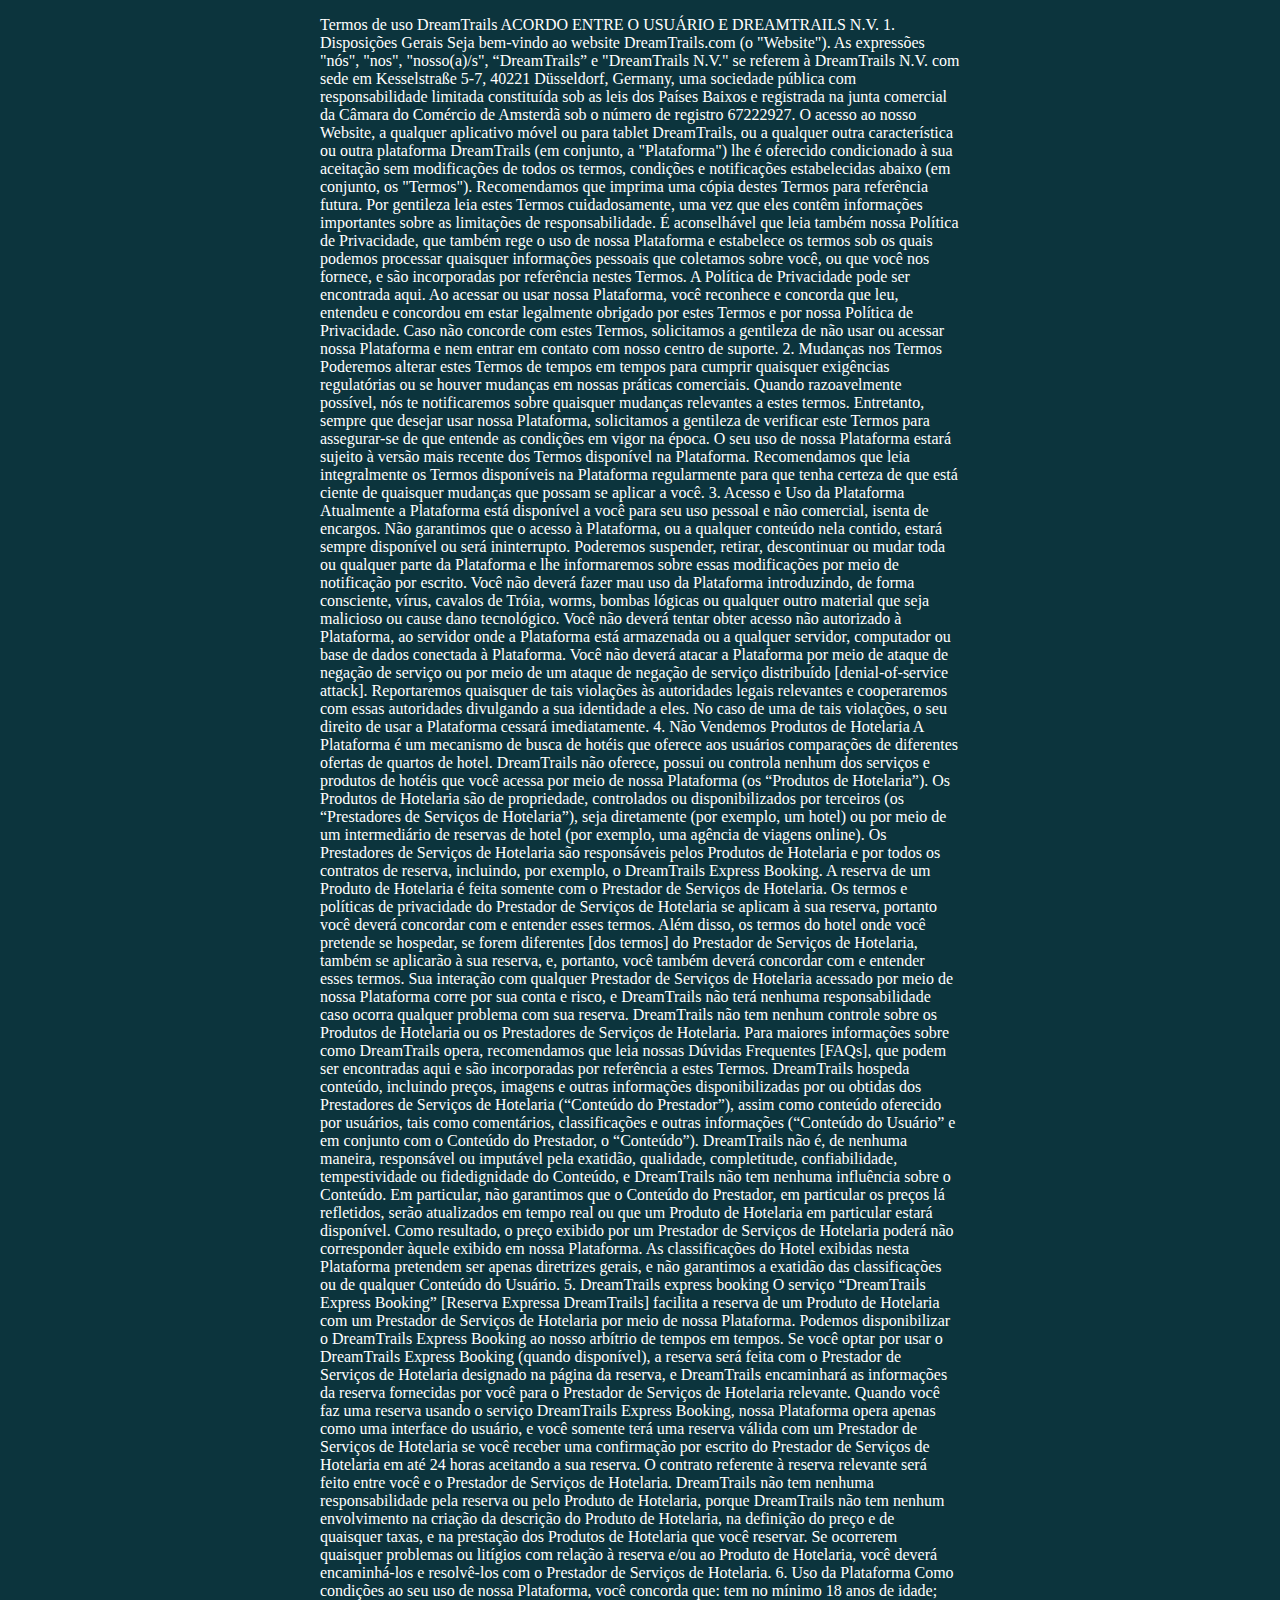
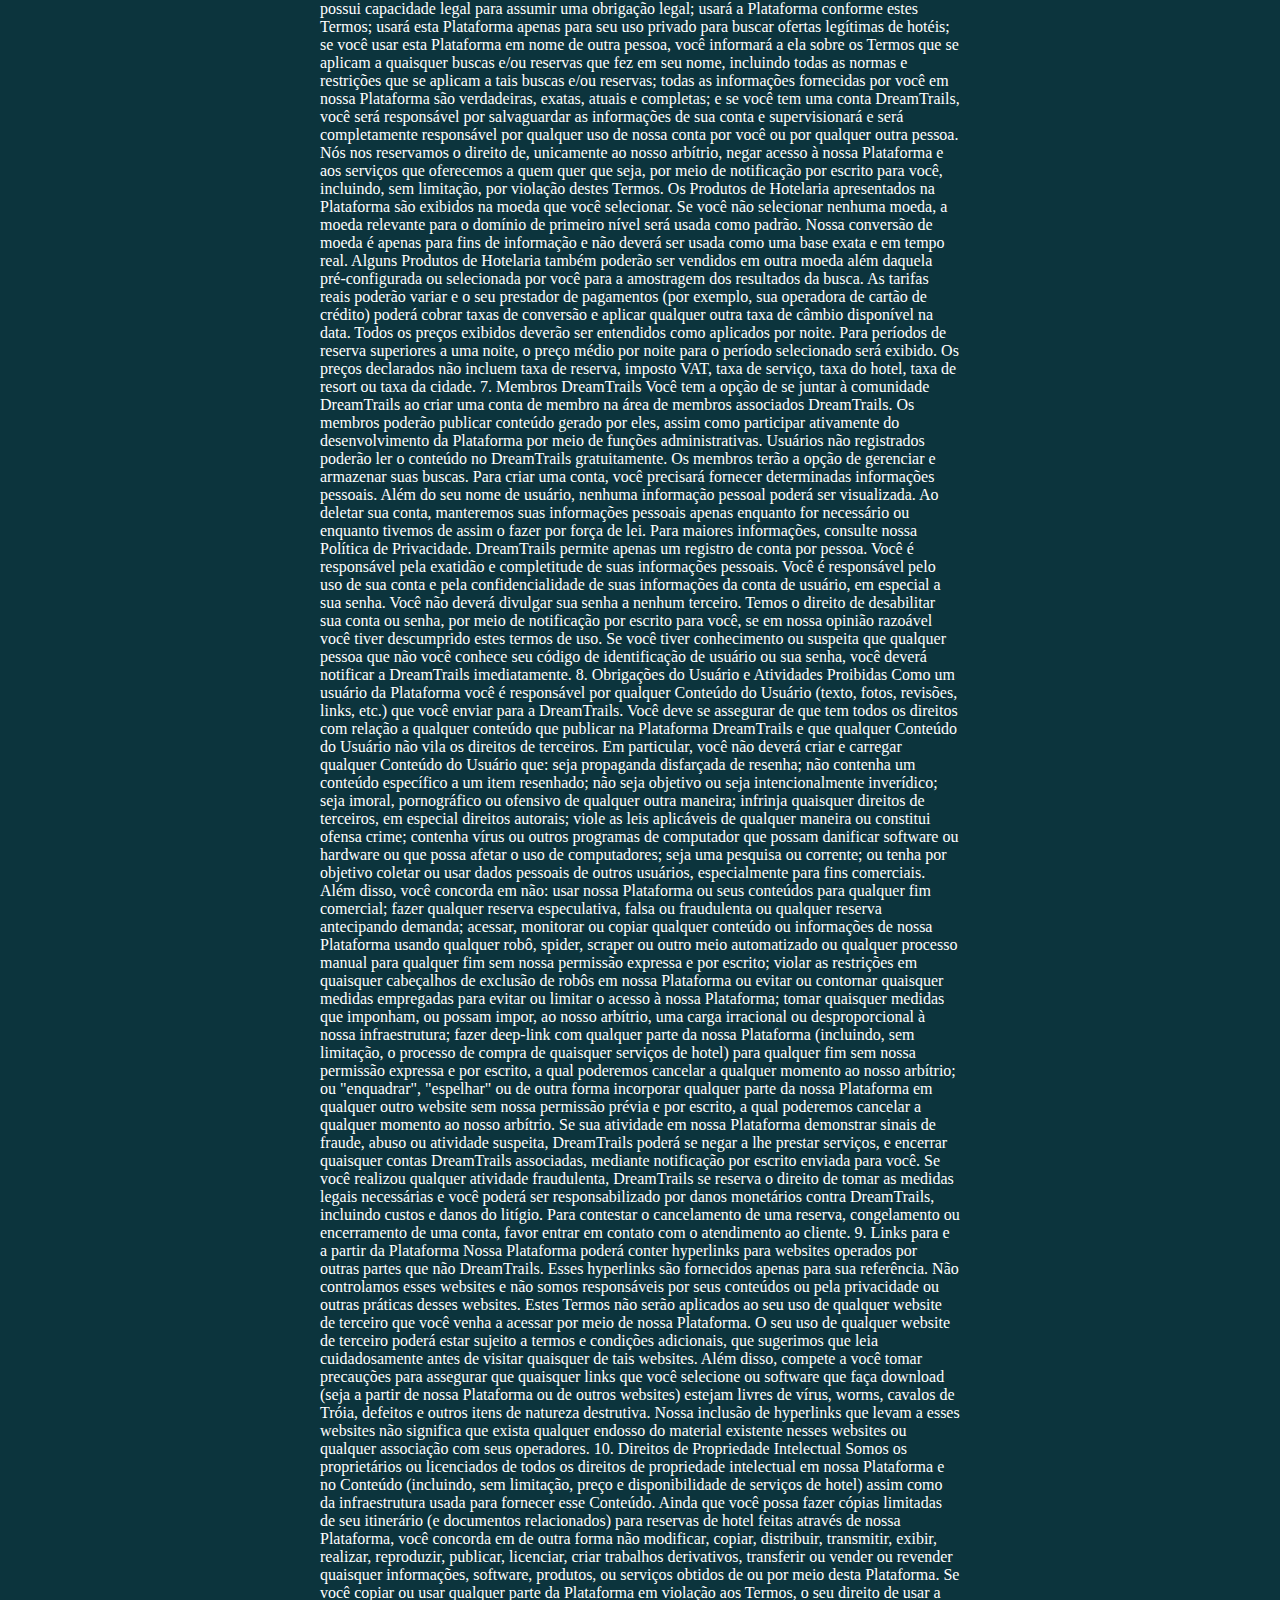
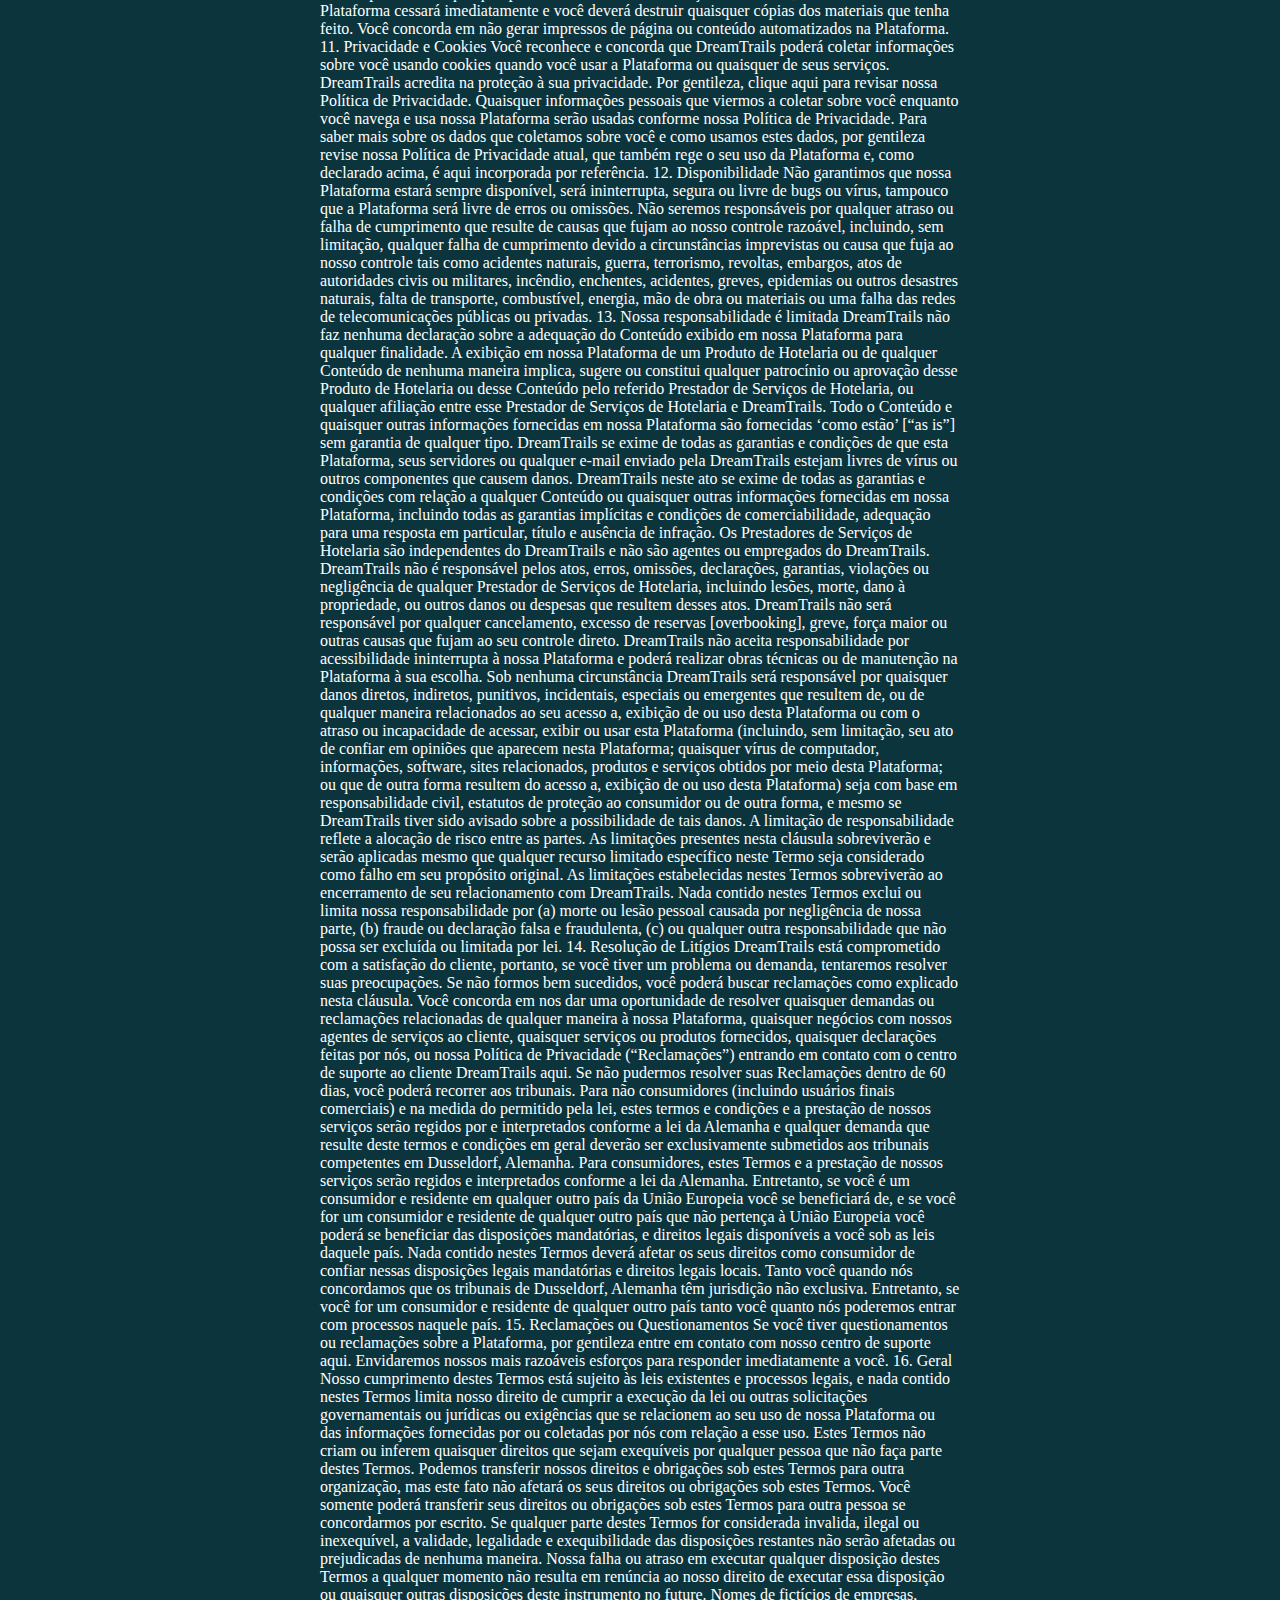
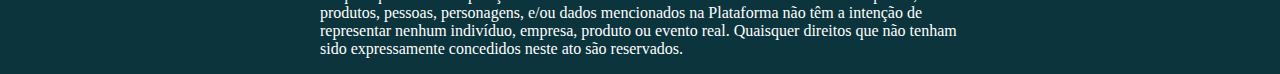
<file: termo.html>
<!DOCTYPE html>
<html lang="pt-br">
<head>
    <meta charset="UTF-8">
    <meta http-equiv="X-UA-Compatible" content="IE=edge">
    <meta name="viewport" content="width=device-width, initial-scale=1.0">
    <link rel="stylesheet" href="/Páginas/Estilos/termos.css">
    <link rel="icon" href="imgs/main/M_Title_Icon.png"/>
    <title>Termos e Condições</title>
</head>
<body>
    <div>
        <p>
            Termos de uso
DreamTrails
ACORDO ENTRE O USUÁRIO E DREAMTRAILS N.V.
1. Disposições Gerais
Seja bem-vindo ao website DreamTrails.com (o "Website"). As expressões "nós", "nos", "nosso(a)/s", “DreamTrails” e "DreamTrails N.V." se referem à DreamTrails N.V. com sede em Kesselstraße 5-7, 40221 Düsseldorf, Germany, uma sociedade pública com responsabilidade limitada constituída sob as leis dos Países Baixos e registrada na junta comercial da Câmara do Comércio de Amsterdã sob o número de registro 67222927. O acesso ao nosso Website, a qualquer aplicativo móvel ou para tablet DreamTrails, ou a qualquer outra característica ou outra plataforma DreamTrails (em conjunto, a "Plataforma") lhe é oferecido condicionado à sua aceitação sem modificações de todos os termos, condições e notificações estabelecidas abaixo (em conjunto, os "Termos"). Recomendamos que imprima uma cópia destes Termos para referência futura. Por gentileza leia estes Termos cuidadosamente, uma vez que eles contêm informações importantes sobre as limitações de responsabilidade. É aconselhável que leia também nossa Política de Privacidade, que também rege o uso de nossa Plataforma e estabelece os termos sob os quais podemos processar quaisquer informações pessoais que coletamos sobre você, ou que você nos fornece, e são incorporadas por referência nestes Termos. A Política de Privacidade pode ser encontrada aqui. Ao acessar ou usar nossa Plataforma, você reconhece e concorda que leu, entendeu e concordou em estar legalmente obrigado por estes Termos e por nossa Política de Privacidade. Caso não concorde com estes Termos, solicitamos a gentileza de não usar ou acessar nossa Plataforma e nem entrar em contato com nosso centro de suporte.

2. Mudanças nos Termos
Poderemos alterar estes Termos de tempos em tempos para cumprir quaisquer exigências regulatórias ou se houver mudanças em nossas práticas comerciais. Quando razoavelmente possível, nós te notificaremos sobre quaisquer mudanças relevantes a estes termos. Entretanto, sempre que desejar usar nossa Plataforma, solicitamos a gentileza de verificar este Termos para assegurar-se de que entende as condições em vigor na época. O seu uso de nossa Plataforma estará sujeito à versão mais recente dos Termos disponível na Plataforma. Recomendamos que leia integralmente os Termos disponíveis na Plataforma regularmente para que tenha certeza de que está ciente de quaisquer mudanças que possam se aplicar a você.

3. Acesso e Uso da Plataforma
Atualmente a Plataforma está disponível a você para seu uso pessoal e não comercial, isenta de encargos.

Não garantimos que o acesso à Plataforma, ou a qualquer conteúdo nela contido, estará sempre disponível ou será ininterrupto. Poderemos suspender, retirar, descontinuar ou mudar toda ou qualquer parte da Plataforma e lhe informaremos sobre essas modificações por meio de notificação por escrito.

Você não deverá fazer mau uso da Plataforma introduzindo, de forma consciente, vírus, cavalos de Tróia, worms, bombas lógicas ou qualquer outro material que seja malicioso ou cause dano tecnológico. Você não deverá tentar obter acesso não autorizado à Plataforma, ao servidor onde a Plataforma está armazenada ou a qualquer servidor, computador ou base de dados conectada à Plataforma. Você não deverá atacar a Plataforma por meio de ataque de negação de serviço ou por meio de um ataque de negação de serviço distribuído [denial-of-service attack]. Reportaremos quaisquer de tais violações às autoridades legais relevantes e cooperaremos com essas autoridades divulgando a sua identidade a eles. No caso de uma de tais violações, o seu direito de usar a Plataforma cessará imediatamente.

4. Não Vendemos Produtos de Hotelaria
A Plataforma é um mecanismo de busca de hotéis que oferece aos usuários comparações de diferentes ofertas de quartos de hotel. DreamTrails não oferece, possui ou controla nenhum dos serviços e produtos de hotéis que você acessa por meio de nossa Plataforma (os “Produtos de Hotelaria”). Os Produtos de Hotelaria são de propriedade, controlados ou disponibilizados por terceiros (os “Prestadores de Serviços de Hotelaria”), seja diretamente (por exemplo, um hotel) ou por meio de um intermediário de reservas de hotel (por exemplo, uma agência de viagens online). Os Prestadores de Serviços de Hotelaria são responsáveis pelos Produtos de Hotelaria e por todos os contratos de reserva, incluindo, por exemplo, o DreamTrails Express Booking. A reserva de um Produto de Hotelaria é feita somente com o Prestador de Serviços de Hotelaria. Os termos e políticas de privacidade do Prestador de Serviços de Hotelaria se aplicam à sua reserva, portanto você deverá concordar com e entender esses termos. Além disso, os termos do hotel onde você pretende se hospedar, se forem diferentes [dos termos] do Prestador de Serviços de Hotelaria, também se aplicarão à sua reserva, e, portanto, você também deverá concordar com e entender esses termos. Sua interação com qualquer Prestador de Serviços de Hotelaria acessado por meio de nossa Plataforma corre por sua conta e risco, e DreamTrails não terá nenhuma responsabilidade caso ocorra qualquer problema com sua reserva. DreamTrails não tem nenhum controle sobre os Produtos de Hotelaria ou os Prestadores de Serviços de Hotelaria. Para maiores informações sobre como DreamTrails opera, recomendamos que leia nossas Dúvidas Frequentes [FAQs], que podem ser encontradas aqui e são incorporadas por referência a estes Termos.

DreamTrails hospeda conteúdo, incluindo preços, imagens e outras informações disponibilizadas por ou obtidas dos Prestadores de Serviços de Hotelaria (“Conteúdo do Prestador”), assim como conteúdo oferecido por usuários, tais como comentários, classificações e outras informações (“Conteúdo do Usuário” e em conjunto com o Conteúdo do Prestador, o “Conteúdo”). DreamTrails não é, de nenhuma maneira, responsável ou imputável pela exatidão, qualidade, completitude, confiabilidade, tempestividade ou fidedignidade do Conteúdo, e DreamTrails não tem nenhuma influência sobre o Conteúdo. Em particular, não garantimos que o Conteúdo do Prestador, em particular os preços lá refletidos, serão atualizados em tempo real ou que um Produto de Hotelaria em particular estará disponível. Como resultado, o preço exibido por um Prestador de Serviços de Hotelaria poderá não corresponder àquele exibido em nossa Plataforma. As classificações do Hotel exibidas nesta Plataforma pretendem ser apenas diretrizes gerais, e não garantimos a exatidão das classificações ou de qualquer Conteúdo do Usuário.

5. DreamTrails express booking
O serviço “DreamTrails Express Booking” [Reserva Expressa DreamTrails] facilita a reserva de um Produto de Hotelaria com um Prestador de Serviços de Hotelaria por meio de nossa Plataforma. Podemos disponibilizar o DreamTrails Express Booking ao nosso arbítrio de tempos em tempos. Se você optar por usar o DreamTrails Express Booking (quando disponível), a reserva será feita com o Prestador de Serviços de Hotelaria designado na página da reserva, e DreamTrails encaminhará as informações da reserva fornecidas por você para o Prestador de Serviços de Hotelaria relevante. Quando você faz uma reserva usando o serviço DreamTrails Express Booking, nossa Plataforma opera apenas como uma interface do usuário, e você somente terá uma reserva válida com um Prestador de Serviços de Hotelaria se você receber uma confirmação por escrito do Prestador de Serviços de Hotelaria em até 24 horas aceitando a sua reserva. O contrato referente à reserva relevante será feito entre você e o Prestador de Serviços de Hotelaria. DreamTrails não tem nenhuma responsabilidade pela reserva ou pelo Produto de Hotelaria, porque DreamTrails não tem nenhum envolvimento na criação da descrição do Produto de Hotelaria, na definição do preço e de quaisquer taxas, e na prestação dos Produtos de Hotelaria que você reservar. Se ocorrerem quaisquer problemas ou litígios com relação à reserva e/ou ao Produto de Hotelaria, você deverá encaminhá-los e resolvê-los com o Prestador de Serviços de Hotelaria.

6. Uso da Plataforma
Como condições ao seu uso de nossa Plataforma, você concorda que:

tem no mínimo 18 anos de idade;
possui capacidade legal para assumir uma obrigação legal;
usará a Plataforma conforme estes Termos;
usará esta Plataforma apenas para seu uso privado para buscar ofertas legítimas de hotéis;
se você usar esta Plataforma em nome de outra pessoa, você informará a ela sobre os Termos que se aplicam a quaisquer buscas e/ou reservas que fez em seu nome, incluindo todas as normas e restrições que se aplicam a tais buscas e/ou reservas;
todas as informações fornecidas por você em nossa Plataforma são verdadeiras, exatas, atuais e completas; e
se você tem uma conta DreamTrails, você será responsável por salvaguardar as informações de sua conta e supervisionará e será completamente responsável por qualquer uso de nossa conta por você ou por qualquer outra pessoa.
Nós nos reservamos o direito de, unicamente ao nosso arbítrio, negar acesso à nossa Plataforma e aos serviços que oferecemos a quem quer que seja, por meio de notificação por escrito para você, incluindo, sem limitação, por violação destes Termos.

Os Produtos de Hotelaria apresentados na Plataforma são exibidos na moeda que você selecionar. Se você não selecionar nenhuma moeda, a moeda relevante para o domínio de primeiro nível será usada como padrão. Nossa conversão de moeda é apenas para fins de informação e não deverá ser usada como uma base exata e em tempo real. Alguns Produtos de Hotelaria também poderão ser vendidos em outra moeda além daquela pré-configurada ou selecionada por você para a amostragem dos resultados da busca. As tarifas reais poderão variar e o seu prestador de pagamentos (por exemplo, sua operadora de cartão de crédito) poderá cobrar taxas de conversão e aplicar qualquer outra taxa de câmbio disponível na data.

Todos os preços exibidos deverão ser entendidos como aplicados por noite. Para períodos de reserva superiores a uma noite, o preço médio por noite para o período selecionado será exibido.

Os preços declarados não incluem taxa de reserva, imposto VAT, taxa de serviço, taxa do hotel, taxa de resort ou taxa da cidade.

7. Membros DreamTrails
Você tem a opção de se juntar à comunidade DreamTrails ao criar uma conta de membro na área de membros associados DreamTrails. Os membros poderão publicar conteúdo gerado por eles, assim como participar ativamente do desenvolvimento da Plataforma por meio de funções administrativas. Usuários não registrados poderão ler o conteúdo no DreamTrails gratuitamente.

Os membros terão a opção de gerenciar e armazenar suas buscas. Para criar uma conta, você precisará fornecer determinadas informações pessoais. Além do seu nome de usuário, nenhuma informação pessoal poderá ser visualizada. Ao deletar sua conta, manteremos suas informações pessoais apenas enquanto for necessário ou enquanto tivemos de assim o fazer por força de lei. Para maiores informações, consulte nossa Política de Privacidade.

DreamTrails permite apenas um registro de conta por pessoa. Você é responsável pela exatidão e completitude de suas informações pessoais.

Você é responsável pelo uso de sua conta e pela confidencialidade de suas informações da conta de usuário, em especial a sua senha. Você não deverá divulgar sua senha a nenhum terceiro. Temos o direito de desabilitar sua conta ou senha, por meio de notificação por escrito para você, se em nossa opinião razoável você tiver descumprido estes termos de uso. Se você tiver conhecimento ou suspeita que qualquer pessoa que não você conhece seu código de identificação de usuário ou sua senha, você deverá notificar a DreamTrails imediatamente.

8. Obrigações do Usuário e Atividades Proibidas
Como um usuário da Plataforma você é responsável por qualquer Conteúdo do Usuário (texto, fotos, revisões, links, etc.) que você enviar para a DreamTrails. Você deve se assegurar de que tem todos os direitos com relação a qualquer conteúdo que publicar na Plataforma DreamTrails e que qualquer Conteúdo do Usuário não vila os direitos de terceiros.

Em particular, você não deverá criar e carregar qualquer Conteúdo do Usuário que:

seja propaganda disfarçada de resenha;
não contenha um conteúdo específico a um item resenhado;
não seja objetivo ou seja intencionalmente inverídico;
seja imoral, pornográfico ou ofensivo de qualquer outra maneira;
infrinja quaisquer direitos de terceiros, em especial direitos autorais;
viole as leis aplicáveis de qualquer maneira ou constitui ofensa crime;
contenha vírus ou outros programas de computador que possam danificar software ou hardware ou que possa afetar o uso de computadores;
seja uma pesquisa ou corrente; ou
tenha por objetivo coletar ou usar dados pessoais de outros usuários, especialmente para fins comerciais.
Além disso, você concorda em não:

usar nossa Plataforma ou seus conteúdos para qualquer fim comercial;
fazer qualquer reserva especulativa, falsa ou fraudulenta ou qualquer reserva antecipando demanda;
acessar, monitorar ou copiar qualquer conteúdo ou informações de nossa Plataforma usando qualquer robô, spider, scraper ou outro meio automatizado ou qualquer processo manual para qualquer fim sem nossa permissão expressa e por escrito;
violar as restrições em quaisquer cabeçalhos de exclusão de robôs em nossa Plataforma ou evitar ou contornar quaisquer medidas empregadas para evitar ou limitar o acesso à nossa Plataforma;
tomar quaisquer medidas que imponham, ou possam impor, ao nosso arbítrio, uma carga irracional ou desproporcional à nossa infraestrutura;
fazer deep-link com qualquer parte da nossa Plataforma (incluindo, sem limitação, o processo de compra de quaisquer serviços de hotel) para qualquer fim sem nossa permissão expressa e por escrito, a qual poderemos cancelar a qualquer momento ao nosso arbítrio; ou
"enquadrar", "espelhar" ou de outra forma incorporar qualquer parte da nossa Plataforma em qualquer outro website sem nossa permissão prévia e por escrito, a qual poderemos cancelar a qualquer momento ao nosso arbítrio.
Se sua atividade em nossa Plataforma demonstrar sinais de fraude, abuso ou atividade suspeita, DreamTrails poderá se negar a lhe prestar serviços, e encerrar quaisquer contas DreamTrails associadas, mediante notificação por escrito enviada para você. Se você realizou qualquer atividade fraudulenta, DreamTrails se reserva o direito de tomar as medidas legais necessárias e você poderá ser responsabilizado por danos monetários contra DreamTrails, incluindo custos e danos do litígio. Para contestar o cancelamento de uma reserva, congelamento ou encerramento de uma conta, favor entrar em contato com o atendimento ao cliente.

9. Links para e a partir da Plataforma
Nossa Plataforma poderá conter hyperlinks para websites operados por outras partes que não DreamTrails. Esses hyperlinks são fornecidos apenas para sua referência. Não controlamos esses websites e não somos responsáveis por seus conteúdos ou pela privacidade ou outras práticas desses websites. Estes Termos não serão aplicados ao seu uso de qualquer website de terceiro que você venha a acessar por meio de nossa Plataforma. O seu uso de qualquer website de terceiro poderá estar sujeito a termos e condições adicionais, que sugerimos que leia cuidadosamente antes de visitar quaisquer de tais websites.

Além disso, compete a você tomar precauções para assegurar que quaisquer links que você selecione ou software que faça download (seja a partir de nossa Plataforma ou de outros websites) estejam livres de vírus, worms, cavalos de Tróia, defeitos e outros itens de natureza destrutiva. Nossa inclusão de hyperlinks que levam a esses websites não significa que exista qualquer endosso do material existente nesses websites ou qualquer associação com seus operadores.

10. Direitos de Propriedade Intelectual
Somos os proprietários ou licenciados de todos os direitos de propriedade intelectual em nossa Plataforma e no Conteúdo (incluindo, sem limitação, preço e disponibilidade de serviços de hotel) assim como da infraestrutura usada para fornecer esse Conteúdo. Ainda que você possa fazer cópias limitadas de seu itinerário (e documentos relacionados) para reservas de hotel feitas através de nossa Plataforma, você concorda em de outra forma não modificar, copiar, distribuir, transmitir, exibir, realizar, reproduzir, publicar, licenciar, criar trabalhos derivativos, transferir ou vender ou revender quaisquer informações, software, produtos, ou serviços obtidos de ou por meio desta Plataforma.

Se você copiar ou usar qualquer parte da Plataforma em violação aos Termos, o seu direito de usar a Plataforma cessará imediatamente e você deverá destruir quaisquer cópias dos materiais que tenha feito.

Você concorda em não gerar impressos de página ou conteúdo automatizados na Plataforma.

11. Privacidade e Cookies
Você reconhece e concorda que DreamTrails poderá coletar informações sobre você usando cookies quando você usar a Plataforma ou quaisquer de seus serviços. DreamTrails acredita na proteção à sua privacidade. Por gentileza, clique aqui para revisar nossa Política de Privacidade. Quaisquer informações pessoais que viermos a coletar sobre você enquanto você navega e usa nossa Plataforma serão usadas conforme nossa Política de Privacidade. Para saber mais sobre os dados que coletamos sobre você e como usamos estes dados, por gentileza revise nossa Política de Privacidade atual, que também rege o seu uso da Plataforma e, como declarado acima, é aqui incorporada por referência.

12. Disponibilidade
Não garantimos que nossa Plataforma estará sempre disponível, será ininterrupta, segura ou livre de bugs ou vírus, tampouco que a Plataforma será livre de erros ou omissões.

Não seremos responsáveis por qualquer atraso ou falha de cumprimento que resulte de causas que fujam ao nosso controle razoável, incluindo, sem limitação, qualquer falha de cumprimento devido a circunstâncias imprevistas ou causa que fuja ao nosso controle tais como acidentes naturais, guerra, terrorismo, revoltas, embargos, atos de autoridades civis ou militares, incêndio, enchentes, acidentes, greves, epidemias ou outros desastres naturais, falta de transporte, combustível, energia, mão de obra ou materiais ou uma falha das redes de telecomunicações públicas ou privadas.

13. Nossa responsabilidade é limitada
DreamTrails não faz nenhuma declaração sobre a adequação do Conteúdo exibido em nossa Plataforma para qualquer finalidade. A exibição em nossa Plataforma de um Produto de Hotelaria ou de qualquer Conteúdo de nenhuma maneira implica, sugere ou constitui qualquer patrocínio ou aprovação desse Produto de Hotelaria ou desse Conteúdo pelo referido Prestador de Serviços de Hotelaria, ou qualquer afiliação entre esse Prestador de Serviços de Hotelaria e DreamTrails. Todo o Conteúdo e quaisquer outras informações fornecidas em nossa Plataforma são fornecidas ‘como estão’ [“as is”] sem garantia de qualquer tipo. DreamTrails se exime de todas as garantias e condições de que esta Plataforma, seus servidores ou qualquer e-mail enviado pela DreamTrails estejam livres de vírus ou outros componentes que causem danos. DreamTrails neste ato se exime de todas as garantias e condições com relação a qualquer Conteúdo ou quaisquer outras informações fornecidas em nossa Plataforma, incluindo todas as garantias implícitas e condições de comerciabilidade, adequação para uma resposta em particular, título e ausência de infração.

Os Prestadores de Serviços de Hotelaria são independentes do DreamTrails e não são agentes ou empregados do DreamTrails. DreamTrails não é responsável pelos atos, erros, omissões, declarações, garantias, violações ou negligência de qualquer Prestador de Serviços de Hotelaria, incluindo lesões, morte, dano à propriedade, ou outros danos ou despesas que resultem desses atos. DreamTrails não será responsável por qualquer cancelamento, excesso de reservas [overbooking], greve, força maior ou outras causas que fujam ao seu controle direto. DreamTrails não aceita responsabilidade por acessibilidade ininterrupta à nossa Plataforma e poderá realizar obras técnicas ou de manutenção na Plataforma à sua escolha.

Sob nenhuma circunstância DreamTrails será responsável por quaisquer danos diretos, indiretos, punitivos, incidentais, especiais ou emergentes que resultem de, ou de qualquer maneira relacionados ao seu acesso a, exibição de ou uso desta Plataforma ou com o atraso ou incapacidade de acessar, exibir ou usar esta Plataforma (incluindo, sem limitação, seu ato de confiar em opiniões que aparecem nesta Plataforma; quaisquer vírus de computador, informações, software, sites relacionados, produtos e serviços obtidos por meio desta Plataforma; ou que de outra forma resultem do acesso a, exibição de ou uso desta Plataforma) seja com base em responsabilidade civil, estatutos de proteção ao consumidor ou de outra forma, e mesmo se DreamTrails tiver sido avisado sobre a possibilidade de tais danos.

A limitação de responsabilidade reflete a alocação de risco entre as partes. As limitações presentes nesta cláusula sobreviverão e serão aplicadas mesmo que qualquer recurso limitado específico neste Termo seja considerado como falho em seu propósito original. As limitações estabelecidas nestes Termos sobreviverão ao encerramento de seu relacionamento com DreamTrails.

Nada contido nestes Termos exclui ou limita nossa responsabilidade por (a) morte ou lesão pessoal causada por negligência de nossa parte, (b) fraude ou declaração falsa e fraudulenta, (c) ou qualquer outra responsabilidade que não possa ser excluída ou limitada por lei.

14. Resolução de Litígios
DreamTrails está comprometido com a satisfação do cliente, portanto, se você tiver um problema ou demanda, tentaremos resolver suas preocupações. Se não formos bem sucedidos, você poderá buscar reclamações como explicado nesta cláusula.

Você concorda em nos dar uma oportunidade de resolver quaisquer demandas ou reclamações relacionadas de qualquer maneira à nossa Plataforma, quaisquer negócios com nossos agentes de serviços ao cliente, quaisquer serviços ou produtos fornecidos, quaisquer declarações feitas por nós, ou nossa Política de Privacidade (“Reclamações”) entrando em contato com o centro de suporte ao cliente DreamTrails aqui. Se não pudermos resolver suas Reclamações dentro de 60 dias, você poderá recorrer aos tribunais.

Para não consumidores (incluindo usuários finais comerciais) e na medida do permitido pela lei, estes termos e condições e a prestação de nossos serviços serão regidos por e interpretados conforme a lei da Alemanha e qualquer demanda que resulte deste termos e condições em geral deverão ser exclusivamente submetidos aos tribunais competentes em Dusseldorf, Alemanha.

Para consumidores, estes Termos e a prestação de nossos serviços serão regidos e interpretados conforme a lei da Alemanha. Entretanto, se você é um consumidor e residente em qualquer outro país da União Europeia você se beneficiará de, e se você for um consumidor e residente de qualquer outro país que não pertença à União Europeia você poderá se beneficiar das disposições mandatórias, e direitos legais disponíveis a você sob as leis daquele país. Nada contido nestes Termos deverá afetar os seus direitos como consumidor de confiar nessas disposições legais mandatórias e direitos legais locais. Tanto você quando nós concordamos que os tribunais de Dusseldorf, Alemanha têm jurisdição não exclusiva. Entretanto, se você for um consumidor e residente de qualquer outro país tanto você quanto nós poderemos entrar com processos naquele país.

15. Reclamações ou Questionamentos
Se você tiver questionamentos ou reclamações sobre a Plataforma, por gentileza entre em contato com nosso centro de suporte aqui. Envidaremos nossos mais razoáveis esforços para responder imediatamente a você.

16. Geral
Nosso cumprimento destes Termos está sujeito às leis existentes e processos legais, e nada contido nestes Termos limita nosso direito de cumprir a execução da lei ou outras solicitações governamentais ou jurídicas ou exigências que se relacionem ao seu uso de nossa Plataforma ou das informações fornecidas por ou coletadas por nós com relação a esse uso.

Estes Termos não criam ou inferem quaisquer direitos que sejam exequíveis por qualquer pessoa que não faça parte destes Termos.

Podemos transferir nossos direitos e obrigações sob estes Termos para outra organização, mas este fato não afetará os seus direitos ou obrigações sob estes Termos. Você somente poderá transferir seus direitos ou obrigações sob estes Termos para outra pessoa se concordarmos por escrito.

Se qualquer parte destes Termos for considerada invalida, ilegal ou inexequível, a validade, legalidade e exequibilidade das disposições restantes não serão afetadas ou prejudicadas de nenhuma maneira. Nossa falha ou atraso em executar qualquer disposição destes Termos a qualquer momento não resulta em renúncia ao nosso direito de executar essa disposição ou quaisquer outras disposições deste instrumento no future.

Nomes de fictícios de empresas, produtos, pessoas, personagens, e/ou dados mencionados na Plataforma não têm a intenção de representar nenhum indivíduo, empresa, produto ou evento real.

Quaisquer direitos que não tenham sido expressamente concedidos neste ato são reservados.
        </p>
    </div>
</body>
</html>
</file>
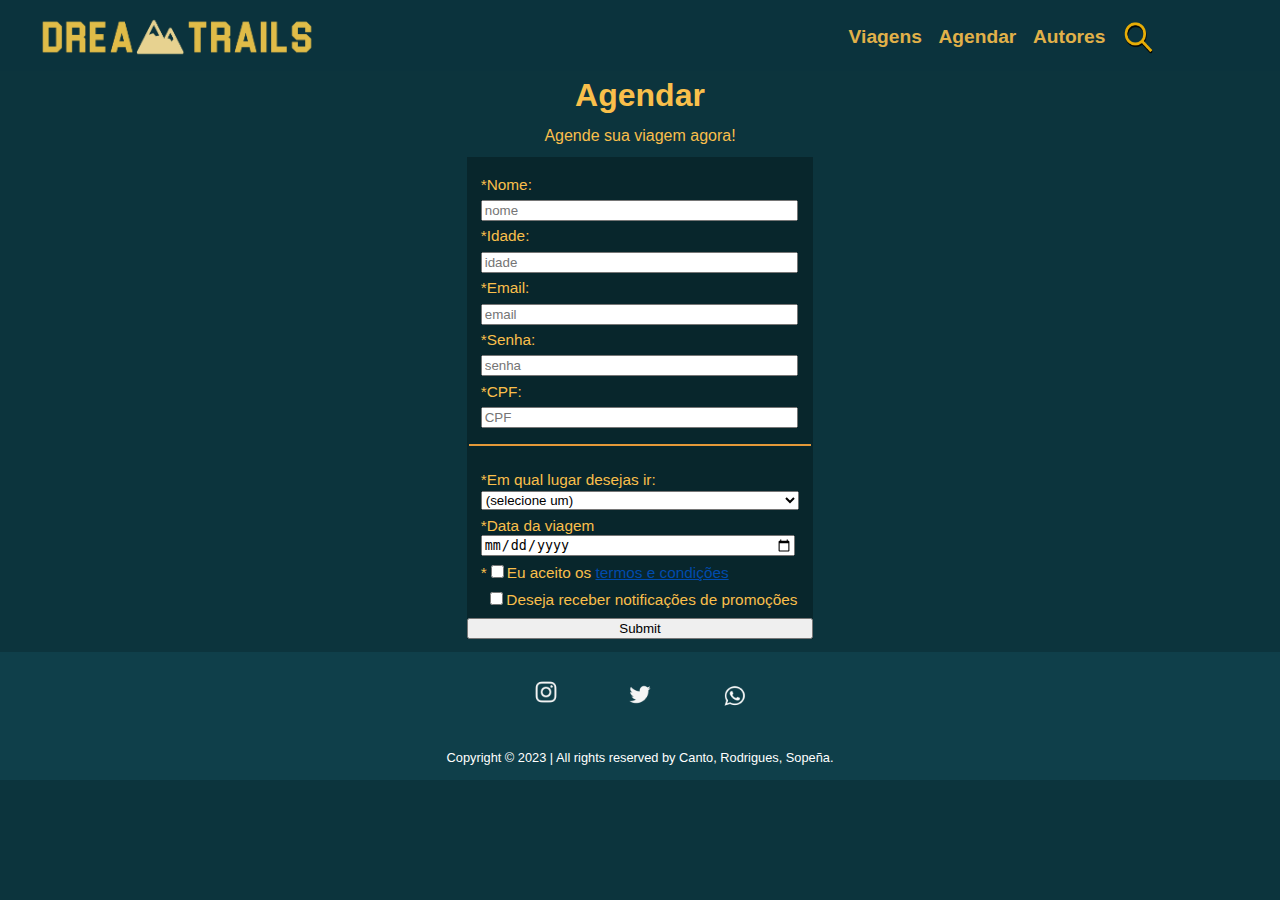
<file: Páginas/Agendar.html>
<!DOCTYPE html>
<html lang="pt-br">
<head>
    <meta charset="UTF-8">
    <meta http-equiv="X-UA-Compatible" content="IE=edge">
    <meta name="viewport" content="width=device-width, initial-scale=1.0">
    <link rel="icon" href="imgs/main/M_Title_Icon.png"/>
    <link rel="stylesheet" href="Estilos/Form.css">
    <title>Agendar</title>
</head>
<body>
    <nav>
        <a href="../index.html"><img src="imgs/main/Dream_Trails_Logo.png" alt="LOGO" class="logo"></a>
        <a href=""><p>Viagens</p></a>
        <a href="Agendar.html"><p>Agendar</p></a>
        <a href=""><p>Autores</p></a>
        <img src="imgs/main/lupa.png" alt="Lupa" class="lupa">
    </nav>
    <h1 class="Agendar">Agendar</h1>
    <p class="agora">Agende sua viagem agora!</p>
    <form action="">
        <fieldset class="part1">
            <label for="nome">*Nome:<input type="text" id="nome" placeholder="nome" required></label>
            <label for="idade">*Idade:<input type="number" id="idade" placeholder="idade" required></label>
            <label for="email">*Email:<input type="email" id="email" placeholder="email" required></label>
            <label for="senha">*Senha:<input type="password" id="senha" placeholder="senha" required></label>
            <label for="CPF">*CPF: <input type="text" id="CPF" maxlength="11" minlength="11" placeholder="CPF" required></label>
        </fieldset>
        <fieldset class="part2">
            <label for="place">*Em qual lugar desejas ir:
                <select name="place" id="place" required>
                    <option value="">(selecione um)</option>
                    <option value="1">Skyrim - 50$</option>
                    <option value="2">Monster Hunter - 0.99$</option>
                    <option value="3">Kenshi - 0$</option>
                </select>
            </label>
            <label for="data">*Data da viagem <input type="date" id="data" required></label>
            <label for="termos_condições">*<input type="checkbox" id="termos_condições" required>Eu aceito os <a href="termo.html">termos e condições</a></label>
            <label for="notificações"><input type="checkbox" id="notificações">Deseja receber notificações de promoções</label>
        </fieldset>
        <input type="submit">
    </form>
    <footer>
        <div>
          <img src="imgs/main/Intagram.png" alt="Instagram Symbol">
          <img src="imgs/main/Twitter.png" alt="Twitter Symbol">
          <img src="imgs/main/Whatsapp.png" alt="Whatsapp Symbol" class="whats">
        </div>
        <p id="Copyright">Copyright © 2023 | All rights reserved by Canto, Rodrigues, Sopeña.</p>
      </footer>
</body>
</html>
</file>
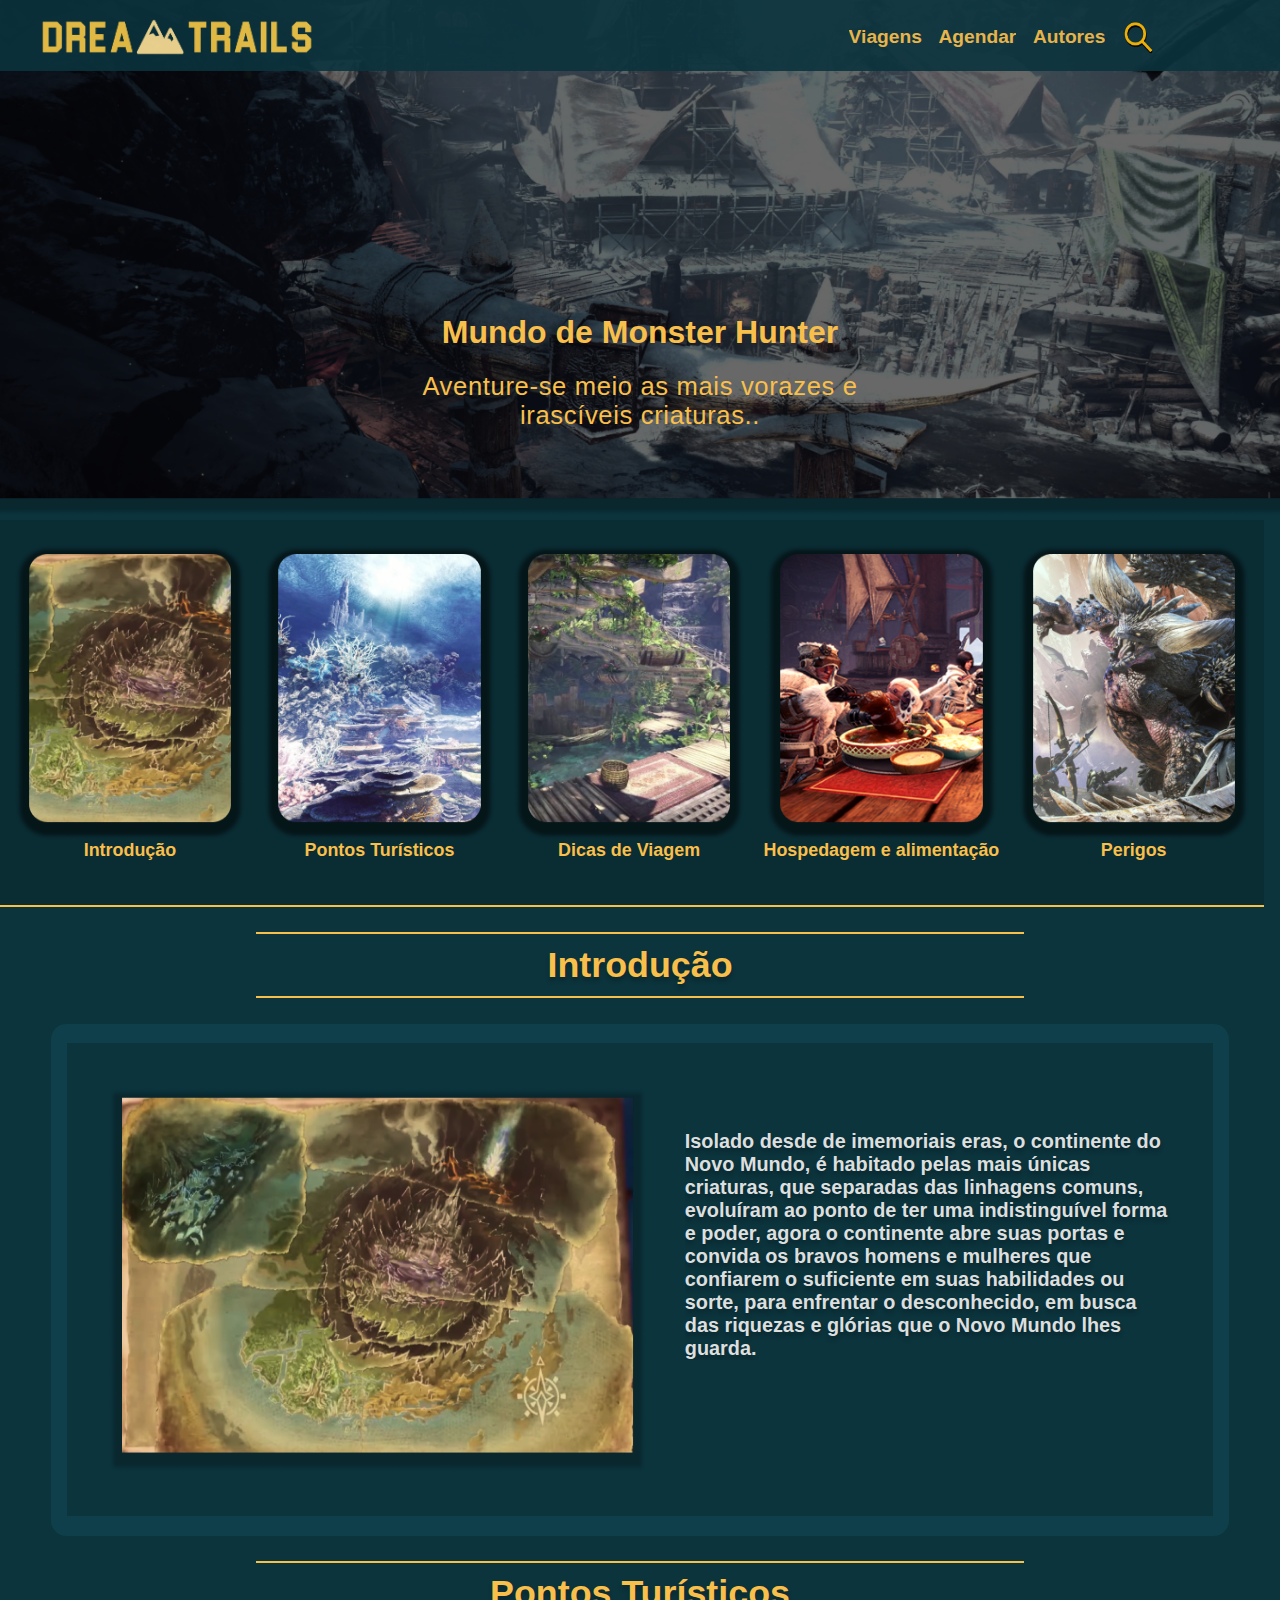
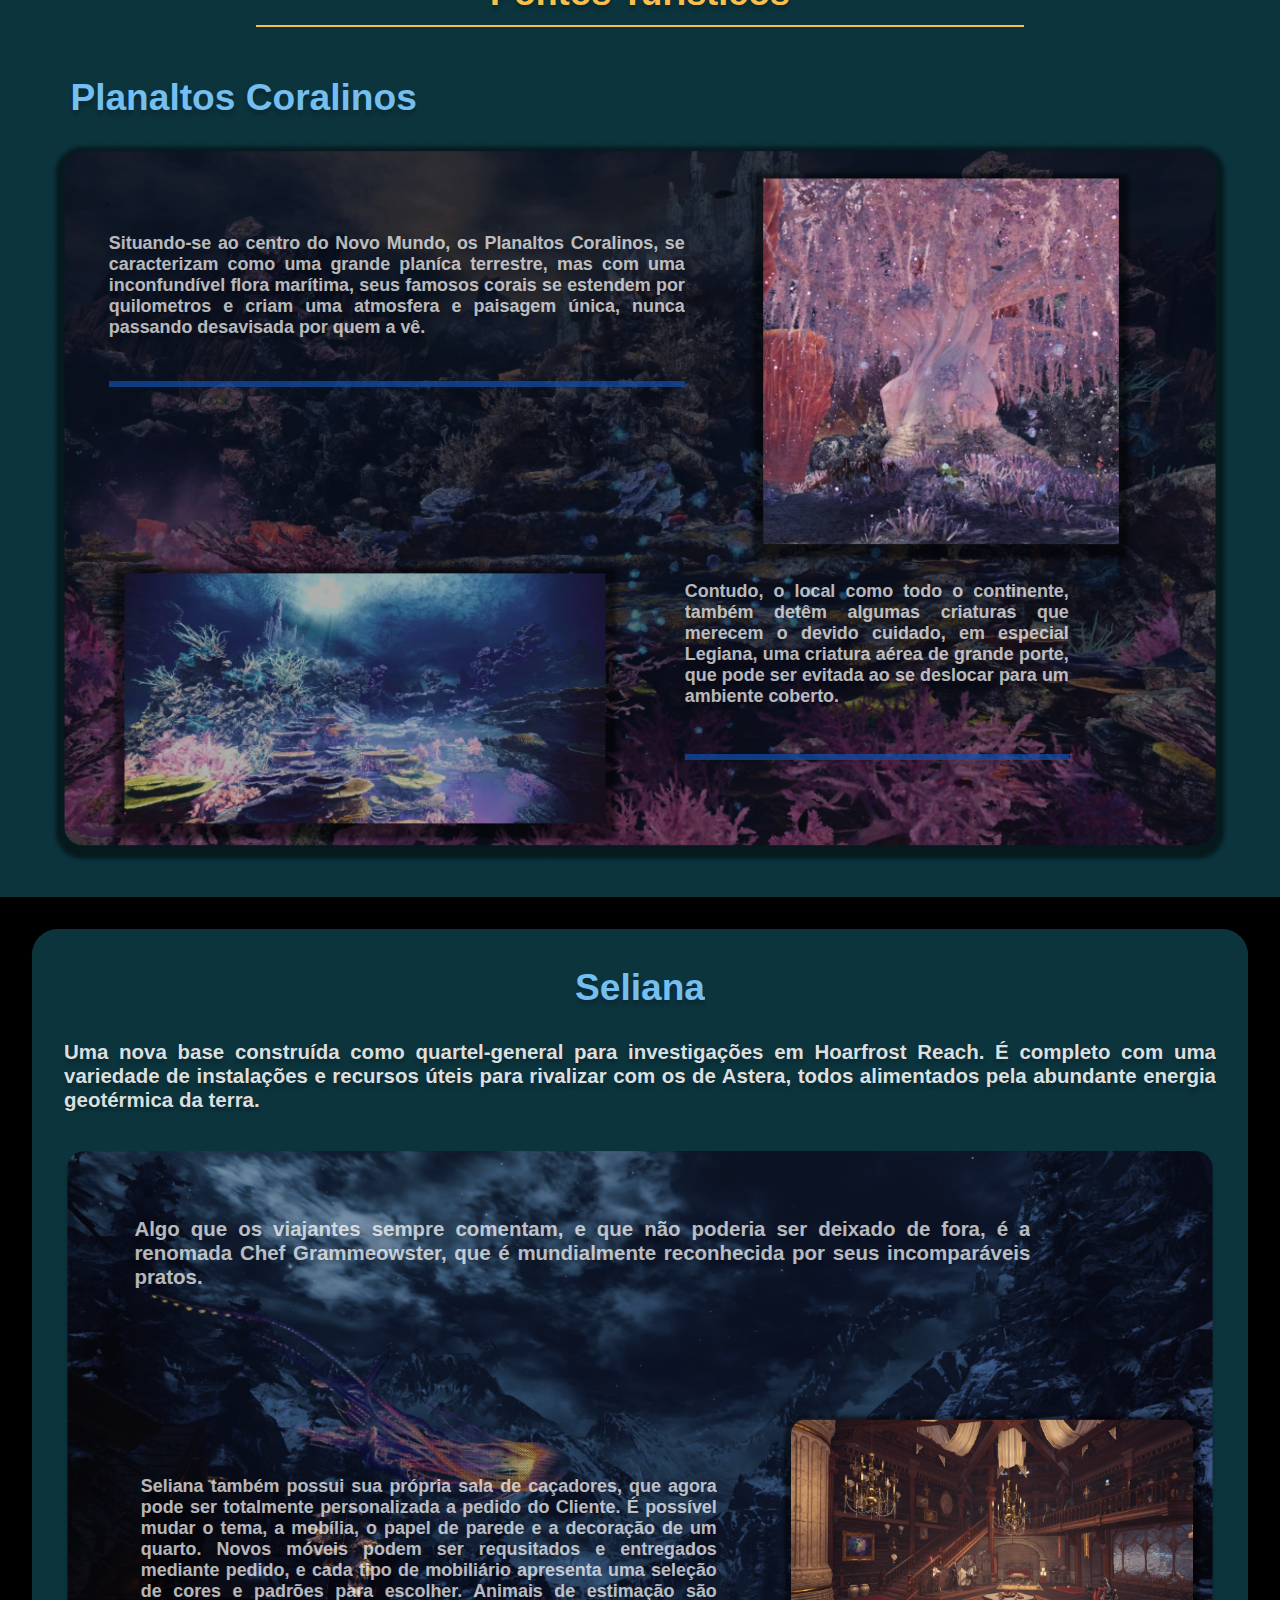
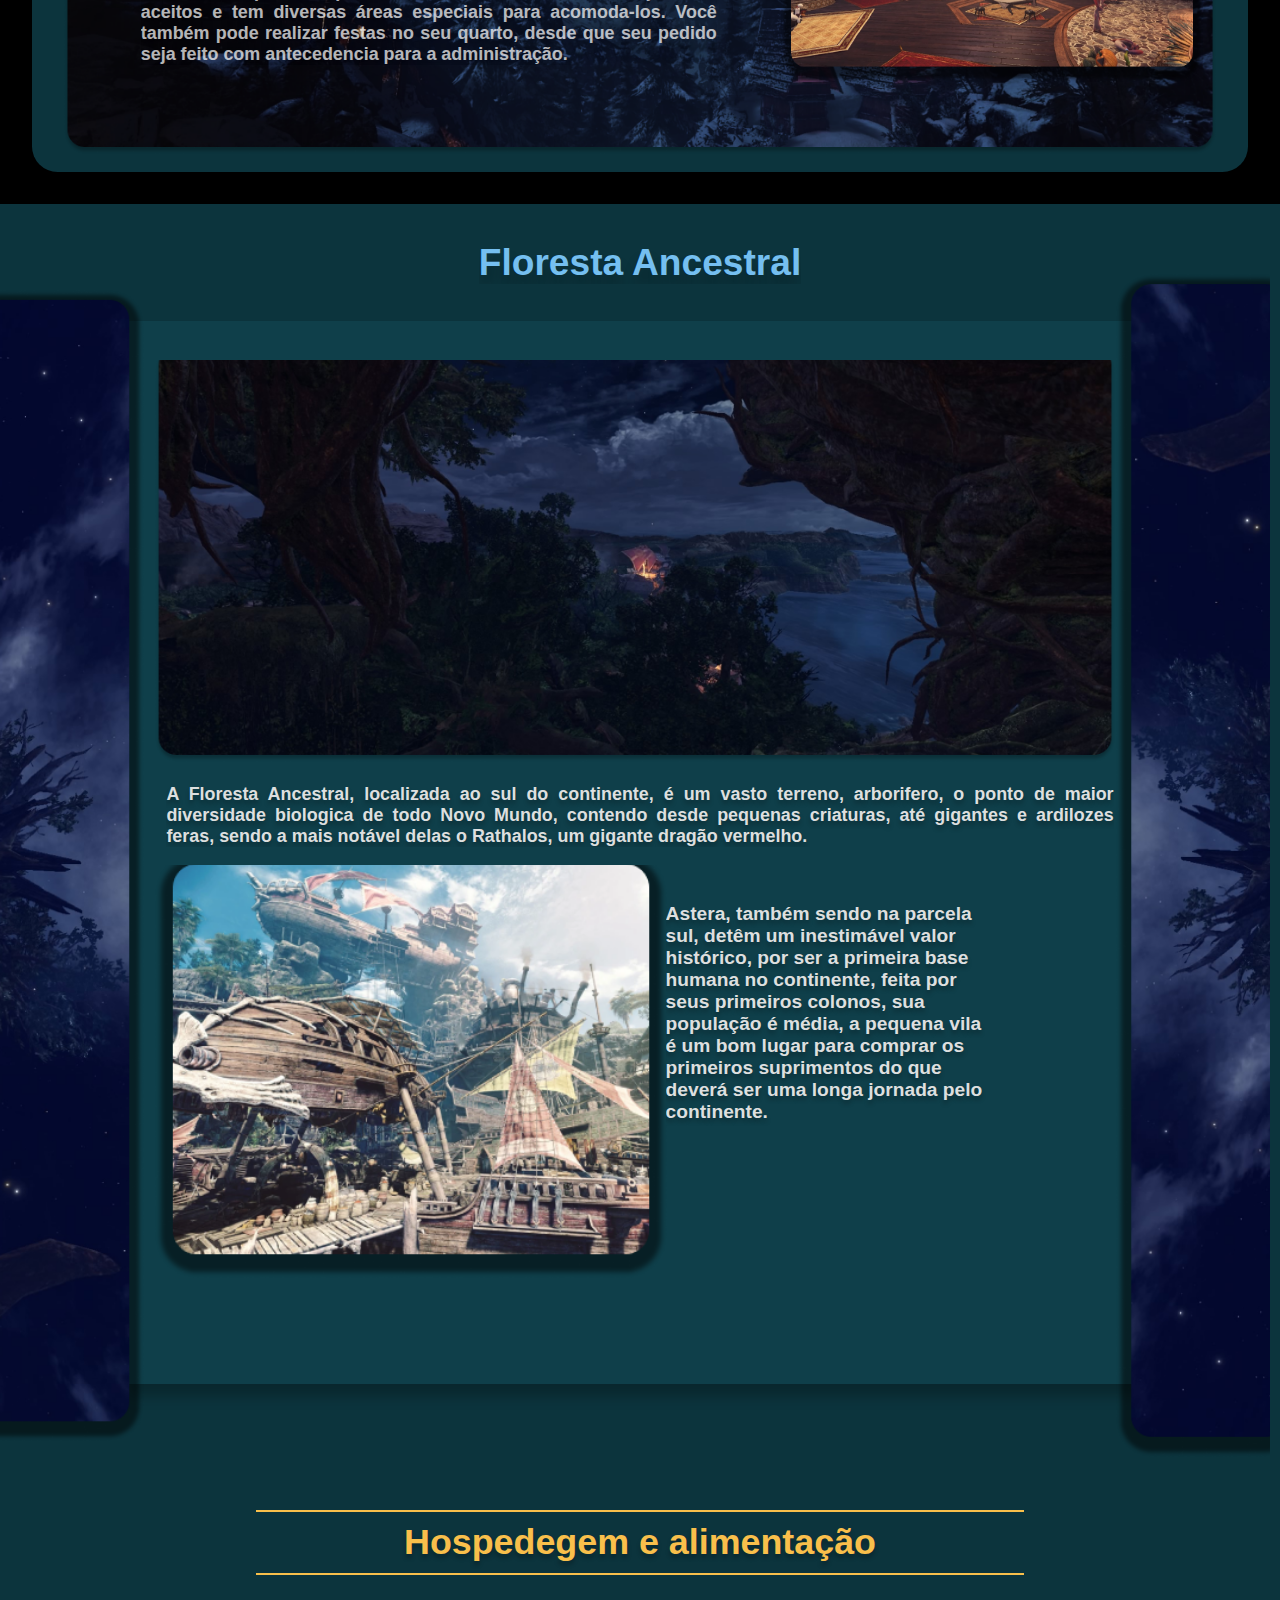
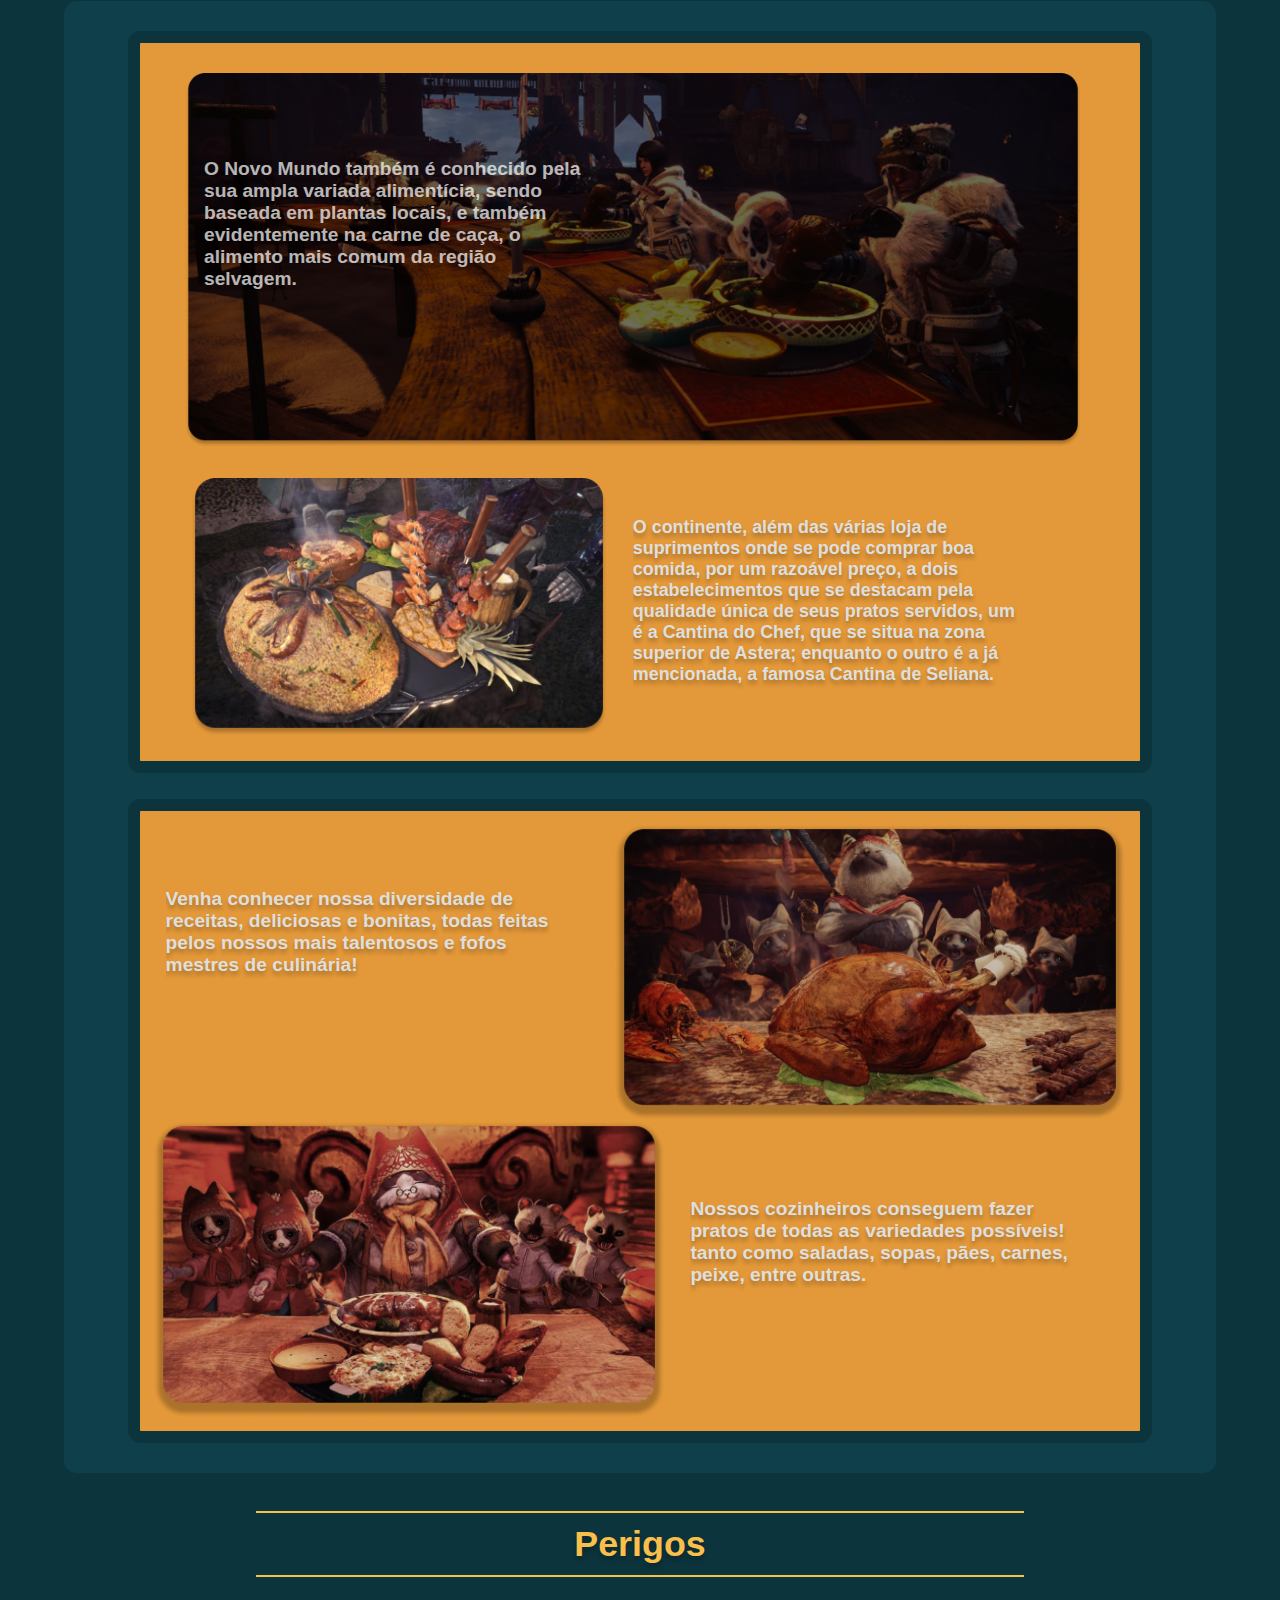
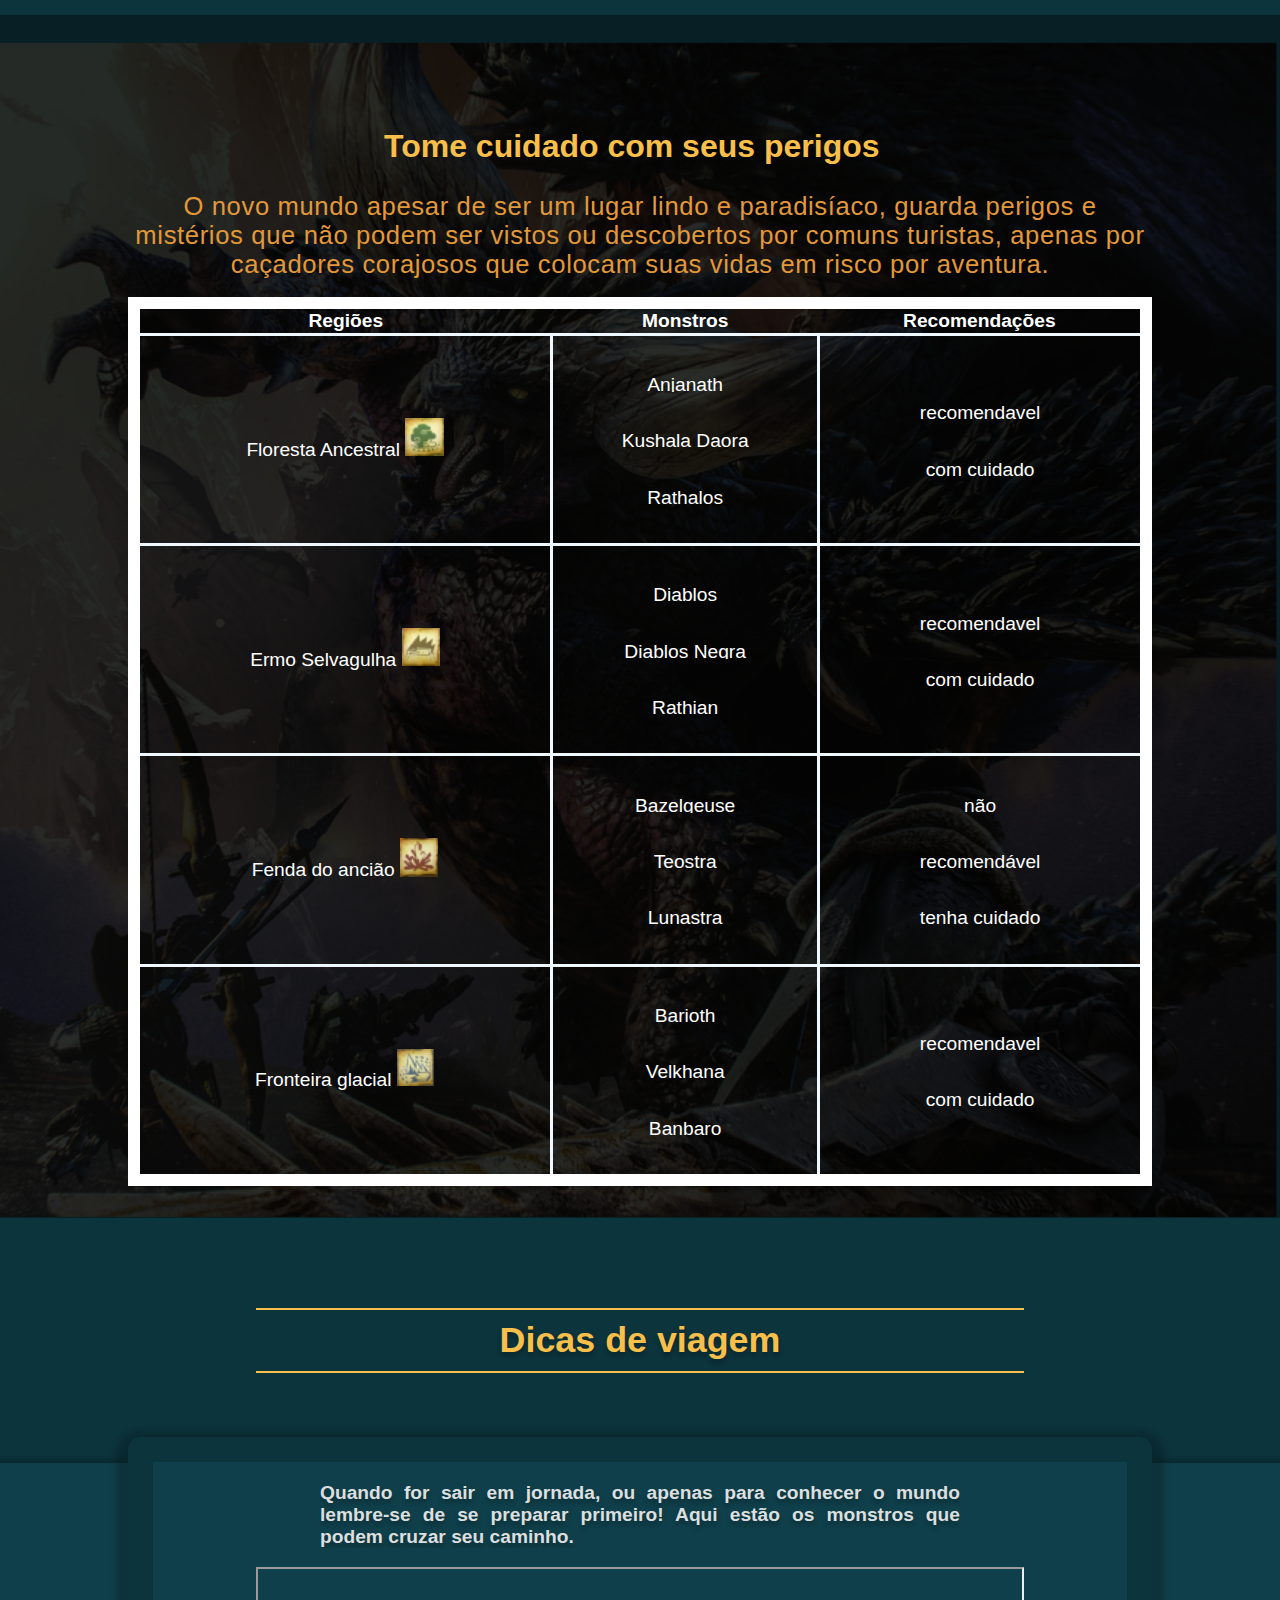
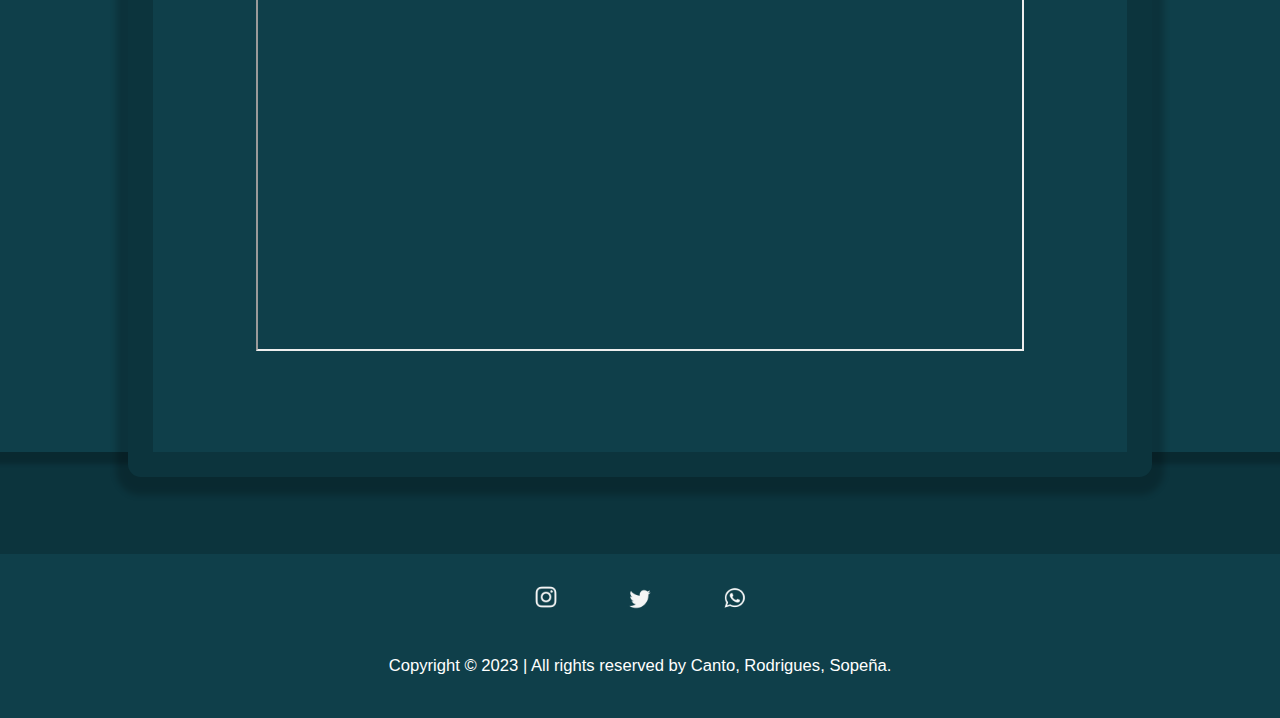
<file: Páginas/MHW.html>
<!DOCTYPE html>
<html lang="pt-br">
<head>
    <meta charset="UTF-8">
    <meta http-equiv="X-UA-Compatible" content="IE=edge">
    <meta name="viewport" content="width=device-width, initial-scale=1.0">
    <link rel="stylesheet" href="Estilos/mhw.css">
    <link rel="icon" href="imgs/Pg_mhw/M_Title_Icon.png">
    <title>Mundo de Monster Hunter</title>
</head>
<body>
    <nav>
        <a href="../index.html"><img src="imgs/main/Dream_Trails_Logo.png" alt="LOGO" class="logo"></a>
        <a href=""><p>Viagens</p></a>
        <a href="Agendar.html"><p>Agendar</p></a>
        <a href=""><p>Autores</p></a>
        <img src="imgs/main/lupa.png" alt="Lupa" class="lupa">
      </nav>
    <div class="container">
        <header>
            <img src="imgs/Pg_mhw/banner.png" alt="Banner" class="banner">
            <div>
              <p class="">Mundo de Monster Hunter</p>
              <p>Aventure-se meio as mais vorazes e irascíveis criaturas..</p>
            </div>
        </header>
        <main>
            <div class="Navegação">
                <div class="caixas">
                    <a href="#Introdução">
                        <img src="imgs/Pg_mhw/Introdução.png" alt="">
                        <p class="titulo">Introdução</p>
                    </a>
                </div>
                <div class="caixas">
                    <a href="#Pontos_Turisticos">
                        <img src="imgs/Pg_mhw/Pontos_Turítiscos.png" alt="">
                        <p class="titulo">Pontos Turísticos</p>
                    </a>
                </div>
                <div class="caixas">
                    <a href="#Dicas_de_viagem">
                        <img src="imgs/Pg_mhw/Dicas_de_Viagem.png" alt="">
                        <p class="titulo">Dicas de Viagem</p>
                    </a>
                </div>
                <div class="caixas">
                    <a href="#Hospedagem_e_alimentacao">
                        <img src="imgs/Pg_mhw/Hospedegem_e_alimentação.png" alt="">
                        <p class="titulo">Hospedagem e alimentação</p>
                    </a>
                </div>
                <div class="caixas">
                    <a href="#Perigos">
                        <img src="imgs/Pg_mhw/Perigos.png" alt="">
                        <p class="titulo">Perigos</p>
                    </a>
                </div>
            </div>
            <div class="caixa1">
                <p class="Page_title" id="Introdução">Introdução</p>
                <div>
                    <div>
                        <img src="imgs/Pg_mhw/Mapa.png" alt="Mapa">
                        <p>
                            Isolado desde de imemoriais eras, o continente do Novo Mundo,
                            é habitado pelas mais únicas criaturas, que separadas das linhagens comuns, 
                            evoluíram ao ponto de ter uma indistinguível forma e poder, 
                            agora o continente abre suas portas e convida os bravos homens e  mulheres 
                            que confiarem o suficiente em suas habilidades ou sorte, para enfrentar o desconhecido, 
                            em busca das riquezas e glórias que o Novo Mundo lhes guarda. 
                        </p>
                    </div>
                </div>
            </div>
            <div class="caixa2">
                <p class="Page_title" id="Pontos_Turisticos">Pontos Turísticos</p>
                    <div class="caixa_1">
                        <div class="caixa2_2">
                            <p class="Sub_title">Planaltos Coralinos</p>
                                <div class="arvre">
                                    <p>Situando-se ao centro do Novo Mundo, os Planaltos Coralinos, 
                                       se caracterizam como uma grande planíca terrestre, mas com uma
                                       inconfundível flora marítima, seus famosos corais se estendem por
                                        quilometros e criam uma atmosfera e paisagem única, nunca passando 
                                        desavisada por quem a vê.
                                    </p>
                                    <img src="imgs/Pg_mhw/arvore.png" alt="arvore">
                                </div>
                                <div class="coral">
                                        <img src="imgs/Pg_mhw/coral.png" alt="coralzinho">
                                        <p>
                                            Contudo, o local como todo o continente, também detêm
                                            algumas criaturas que merecem o devido cuidado, em especial
                                            Legiana, uma criatura aérea de grande porte, que pode ser evitada
                                            ao se deslocar para um ambiente coberto. 
                                        </p>
                                </div>
                        </div>
                    </div>
            </div>
            <div class="caixa3">
                <div class="caixa1_seliana">
                    <p class="Seliana_title">Seliana</p>
                    <p class="Text_Seliana">           Uma nova base construída como quartel-general para investigações em 
                        Hoarfrost Reach. É completo com uma variedade de instalações 
                        e recursos úteis para rivalizar com os de Astera, todos alimentados pela abundante energia geotérmica da terra.


                    </p>
                    <div class="Seliana_Background">
                        <div class="Text_Seliana2">
                            <p>           Algo que os viajantes sempre comentam, e que não poderia ser deixado de fora, é a 
                                          renomada Chef Grammeowster, que é mundialmente reconhecida por seus incomparáveis pratos.
                            </p>
                        </div>
                        <div class="Seliana_Quarto">
                            <p>
                                Seliana também possui sua própria sala de caçadores, que agora pode ser totalmente personalizada a pedido do Cliente. É possível mudar o tema, 
                                a mobília, o papel de parede e a decoração de um quarto. Novos móveis podem ser requsitados 
                                e entregados mediante pedido, e cada tipo de mobiliário apresenta uma seleção de cores e 
                                padrões para escolher. Animais de estimação são aceitos e tem diversas áreas especiais para acomoda-los. 
                                Você também pode realizar festas no seu quarto, desde que seu pedido seja feito com antecedencia para a administração.
                            </p>
                            <img src="imgs/Pg_mhw/img_Quarto.png" alt="Foto do quarto">
                        </div>
                    </div>
                </div>
            </div>
            <div class="caixa4">
                <div class="fa_title">
                    <p>
                        Floresta Ancestral
                    </p>
                </div>
                <div class="fa">
                    <div class="fa_margin1">
                    </div>
                    <div class="fa_main">
                        <div class="fa_main1">
                            <img src="imgs/Pg_mhw/fa_main1.png" alt="foto1_floresta">
                            <p>
                                A Floresta Ancestral, localizada ao sul do continente, é um vasto terreno,
                                arborifero, o ponto de maior diversidade biologica de todo Novo Mundo,
                                contendo desde pequenas criaturas, até gigantes e ardilozes feras,
                                sendo a mais notável delas o Rathalos, um gigante dragão vermelho.
                            </p>
                        </div>
                        <div class="fa_main2">
                            <img src="imgs/Pg_mhw/fa_main2.png" alt="foto2_floresta">
                            <p>Astera, também sendo na parcela sul, detêm um inestimável valor histórico,
                               por ser a primeira base humana no continente, feita por seus primeiros colonos,
                               sua população é média, a pequena vila é um bom lugar para comprar os primeiros
                               suprimentos do que deverá ser uma longa jornada pelo continente.
                            </p>
                        </div>
                    </div>
                    <div class="fa_margin2">
                    </div>
                </div>
            </div>
            <div class="HeA">
                <p class="Page_title" id="Hospedagem_e_alimentacao">
                    Hospedegem e alimentação
                </p>
                <div class="HeA_caixa1">
                    <div class="HeA_main">   
                        <div class="HeA_main1">
                            <div class="HeA_main1_1">
                                <p> 
                                   O Novo Mundo também é conhecido pela sua ampla variada alimentícia, sendo baseada
                                   em plantas locais, e também evidentemente na carne de caça, o alimento mais comum
                                   da região selvagem.
                                </p>
                            </div>
                            <div class="HeA_main1_2">
                               <img src="imgs/Pg_mhw/food_1.png" alt="comida">
                               <p>
                                    O continente, além das várias loja de suprimentos onde se pode comprar boa comida,
                                    por um razoável preço, a dois estabelecimentos que se destacam pela qualidade única
                                    de seus pratos servidos, um é a Cantina do Chef, que se situa na zona superior de Astera;
                                    enquanto o outro é a já mencionada, a famosa Cantina de Seliana. 
                               </p>
                            </div>
                        </div>
                        <div class="HeA_main2">
                            <div class="HeA_main2_1">
                                <p>
                                    Venha conhecer nossa diversidade de receitas, 
                                    deliciosas e bonitas, todas feitas pelos nossos 
                                    mais talentosos e fofos mestres de culinária! 
                                </p>
                                <img src="imgs/Pg_mhw/food_ricardo_milos_1.png" alt="gatao">
                            </div>
                            <div class="HeA_main2_2">
                                <img src="imgs/Pg_mhw/food_vovo 1.png" alt="gatona">
                                <p>
                                    Nossos cozinheiros conseguem fazer pratos de todas as variedades 
                                    possíveis! tanto como saladas, 
                                    sopas, pães, 
                                    carnes, peixe, entre outras. 
                                </p>
                            </div>
                        </div>
                    </div>
                </div>
            </div>
            <div class="perigos">
                <p class="Page_title" id="Perigos">Perigos</p>
                <div class="perigos_caixa1">
                    <p class="perigostext1">
                        Tome cuidado com seus perigos
                    </p>
                    <p class="perigostext2">
                        O novo mundo apesar de ser um lugar lindo e paradisíaco, 
                        guarda perigos e mistérios que não podem ser vistos ou descobertos por comuns turistas, 
                        apenas por caçadores corajosos que colocam suas vidas em risco por aventura.  
                    </p>
                    <table>
                        <thead>
                            <tr>
                                <th>Regiões</th>
                                <th>Monstros</th>
                                <th>Recomendações</th>
                            </tr>
                        </thead>
                        <tbody>
                            <tr>
                                <td>Floresta Ancestral <img src="imgs/Pg_mhw/Monster-Hunter-World_-Iceborne_20191112015337_3.png" alt=""></td>
                                <td>
                                    <p>Anjanath</p>
                                    <p>Kushala Daora</p>
                                    <p>Rathalos</p>
                                </td>
                                <td>
                                    <p>recomendavel</p>
                                    <p>com cuidado</p>
                                </td>
                            </tr>
                            <tr>
                                <td>Ermo Selvagulha <img src="imgs/Pg_mhw/ermo.png" alt=""></td>
                                <td>
                                    <p>Diablos</p>
                                    <p>Diablos Negra</p>
                                    <p>Rathian</p>
                                </td>
                                <td>
                                    <p>recomendavel</p>
                                    <p>com cuidado</p>
                                </td>       
                            </tr>
                            <tr>
                                <td>Fenda do ancião <img src="imgs/Pg_mhw/feda.png" alt=""></td>
                                <td>
                                    <p>Bazelgeuse</p>
                                    <p>Teostra</p>
                                    <p>Lunastra</p>
                                </td>
                                <td>
                                    <p>não</p>
                                    <p>recomendável</p>
                                    <p>tenha cuidado</p>
                                </td>
                            </tr>
                            <tr>
                                <td>Fronteira glacial <img src="imgs/Pg_mhw/fronteira.png" alt=""></td>
                                <td>
                                    <p>Barioth</p>
                                    <p>Velkhana</p>
                                    <p>Banbaro</p>
                                </td>
                                <td>
                                    <p>recomendavel</p>
                                    <p>com cuidado</p>
                                </td>
                            </tr>
                        </tbody>
                        <tfoot>
                        </tfoot>
                    </table>
                </div>
            </div>
            <div class="bloco7">
                <p class="Page_title" id="Dicas_de_viagem">Dicas de viagem</p>
                <div class="Quadrado">
                    <div class="q2">
                        <div class="dicas">
                            <p>Quando for sair em jornada, ou apenas para conhecer o mundo lembre-se de se preparar primeiro! Aqui estão os monstros que podem cruzar seu caminho.</p>
                            <iframe class="video" width="560" height="315" src="https://www.youtube.com/embed/iK2UT801wbo" 
                            title="YouTube video player"
                            allow="accelerometer; autoplay; clipboard-write; encrypted-media; gyroscope; picture-in-picture; web-share" allowfullscreen></iframe>
                        </div>
                    </div>
                </div>
            </div>
        </main>
        <footer>
            <div>
              <img src="imgs/main/Intagram.png" alt="Instagram Symbol">
              <img src="imgs/main/Twitter.png" alt="Twitter Symbol">
              <img src="imgs/main/Whatsapp.png" alt="Whatsapp Symbol" class="whats">
            </div>
            <p class="palavra">Copyright © 2023 | All rights reserved by Canto, Rodrigues, Sopeña.</p>
          </footer>
    </div>
</body>
</html>
</file>
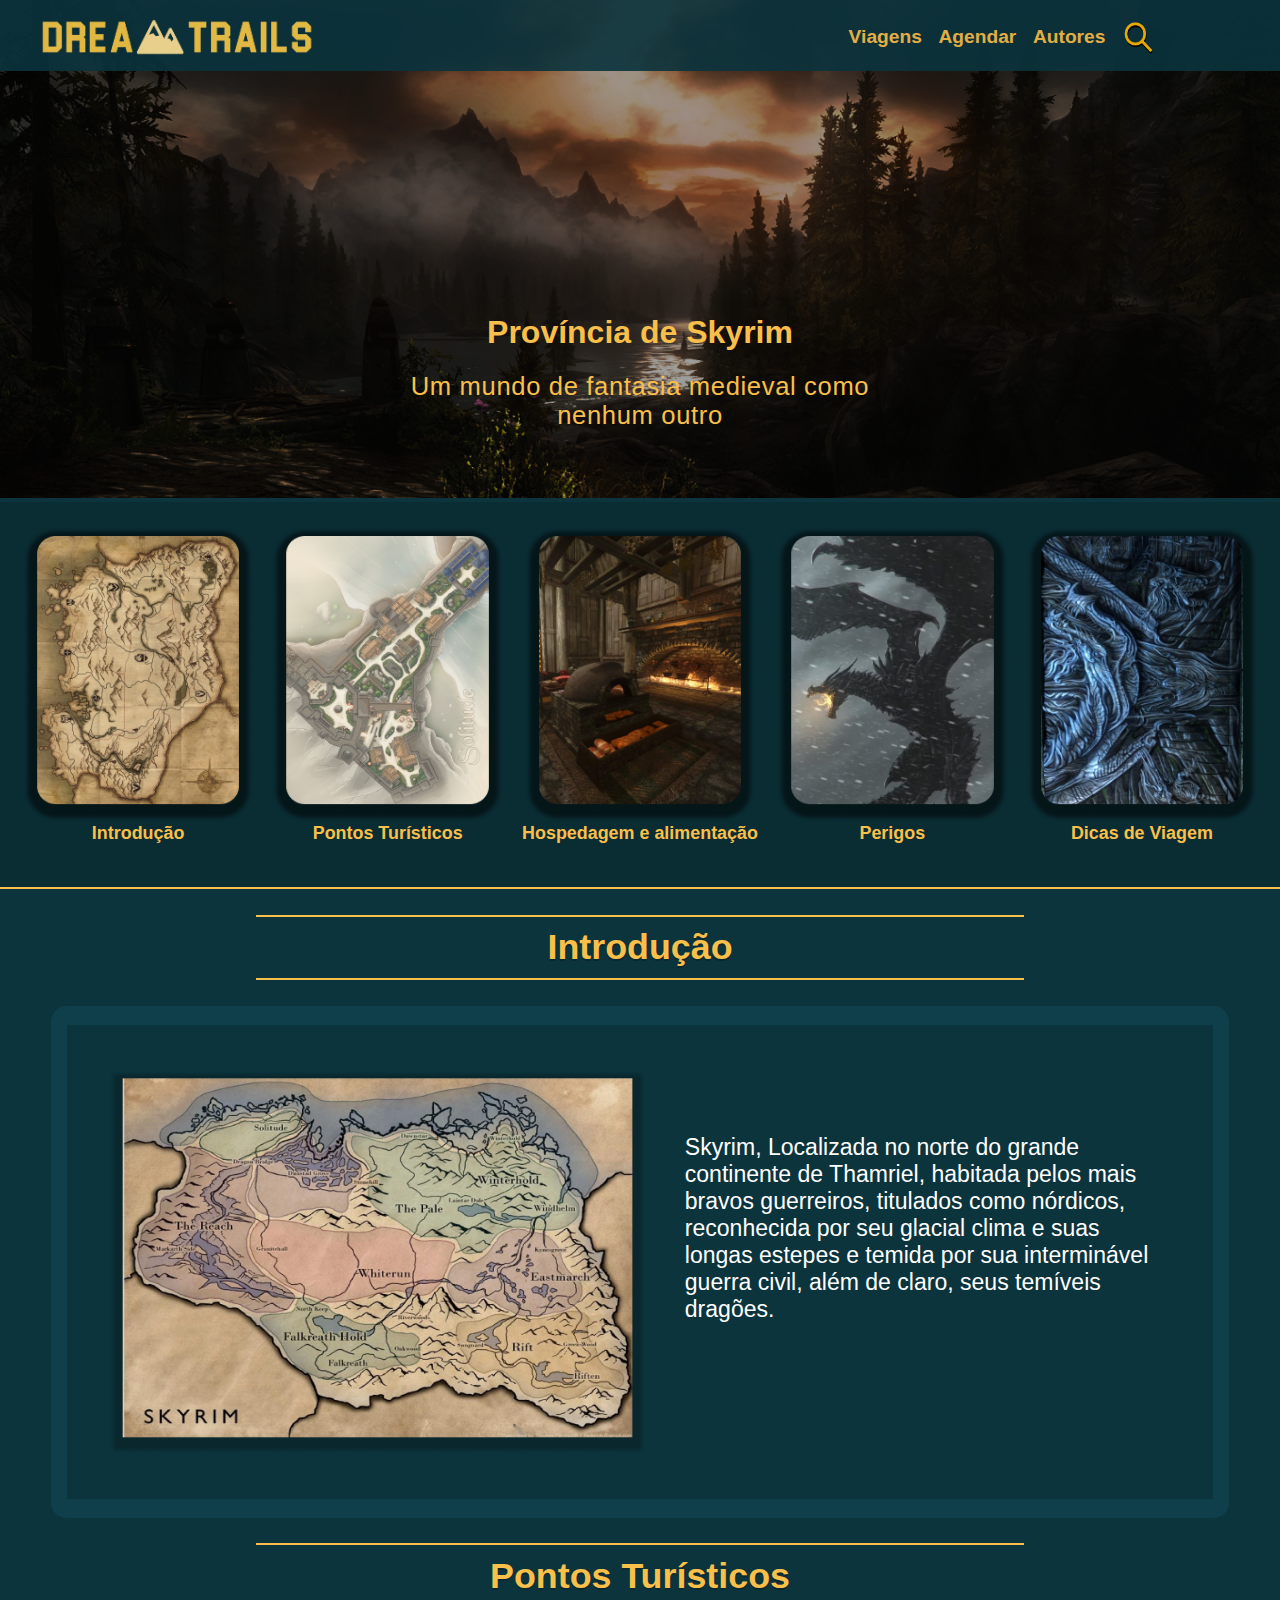
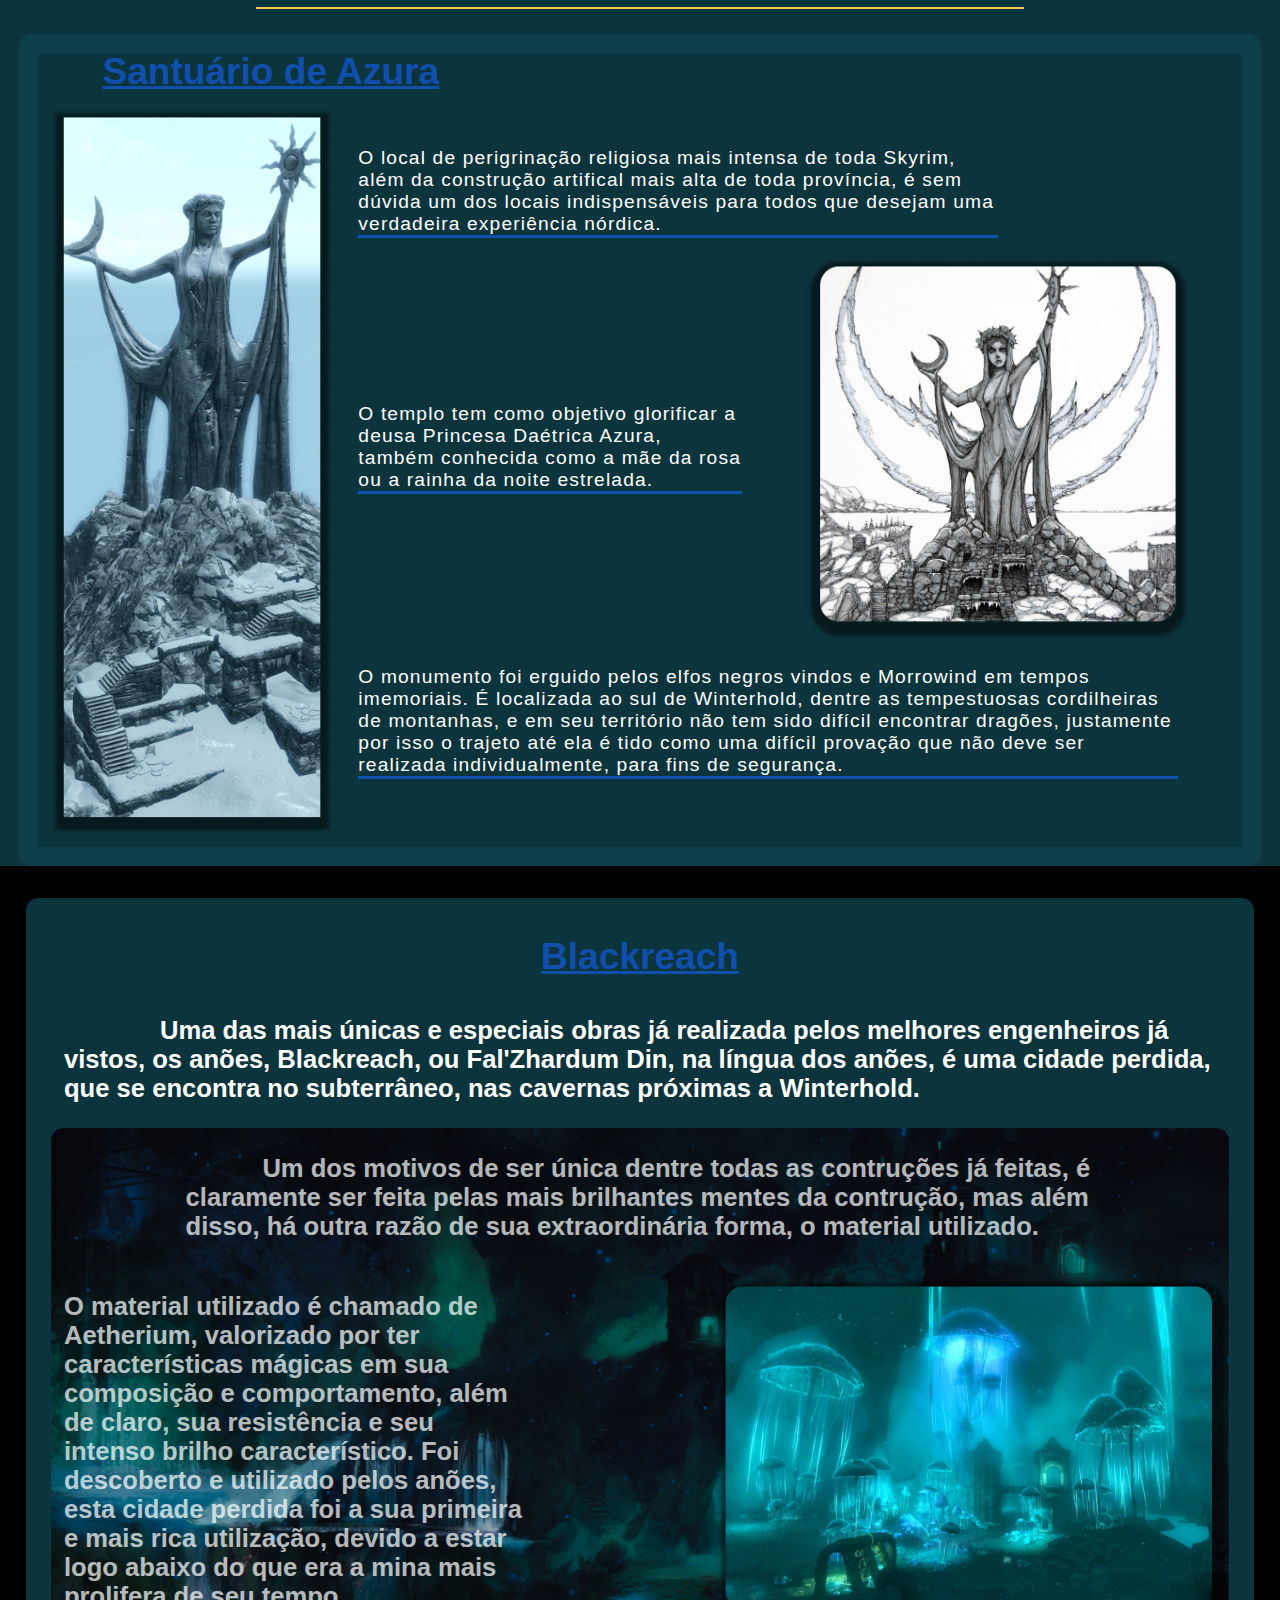
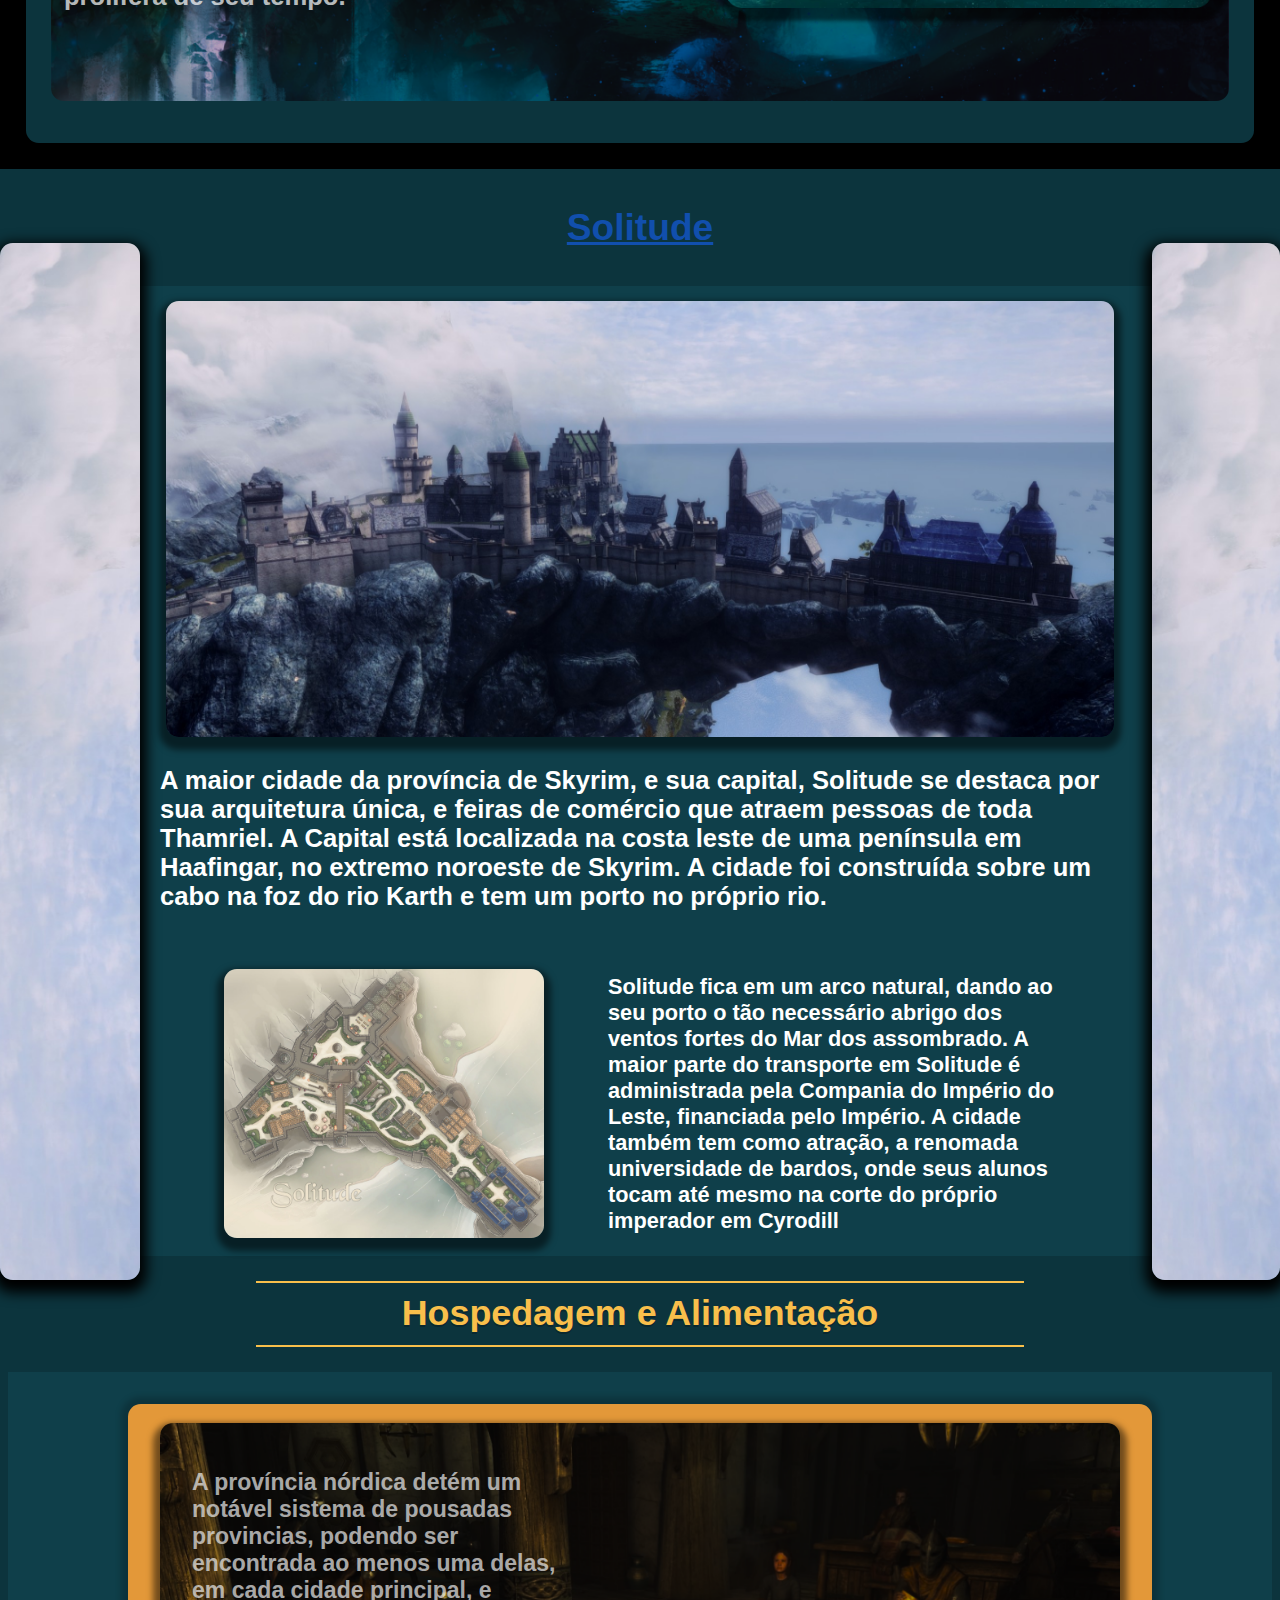
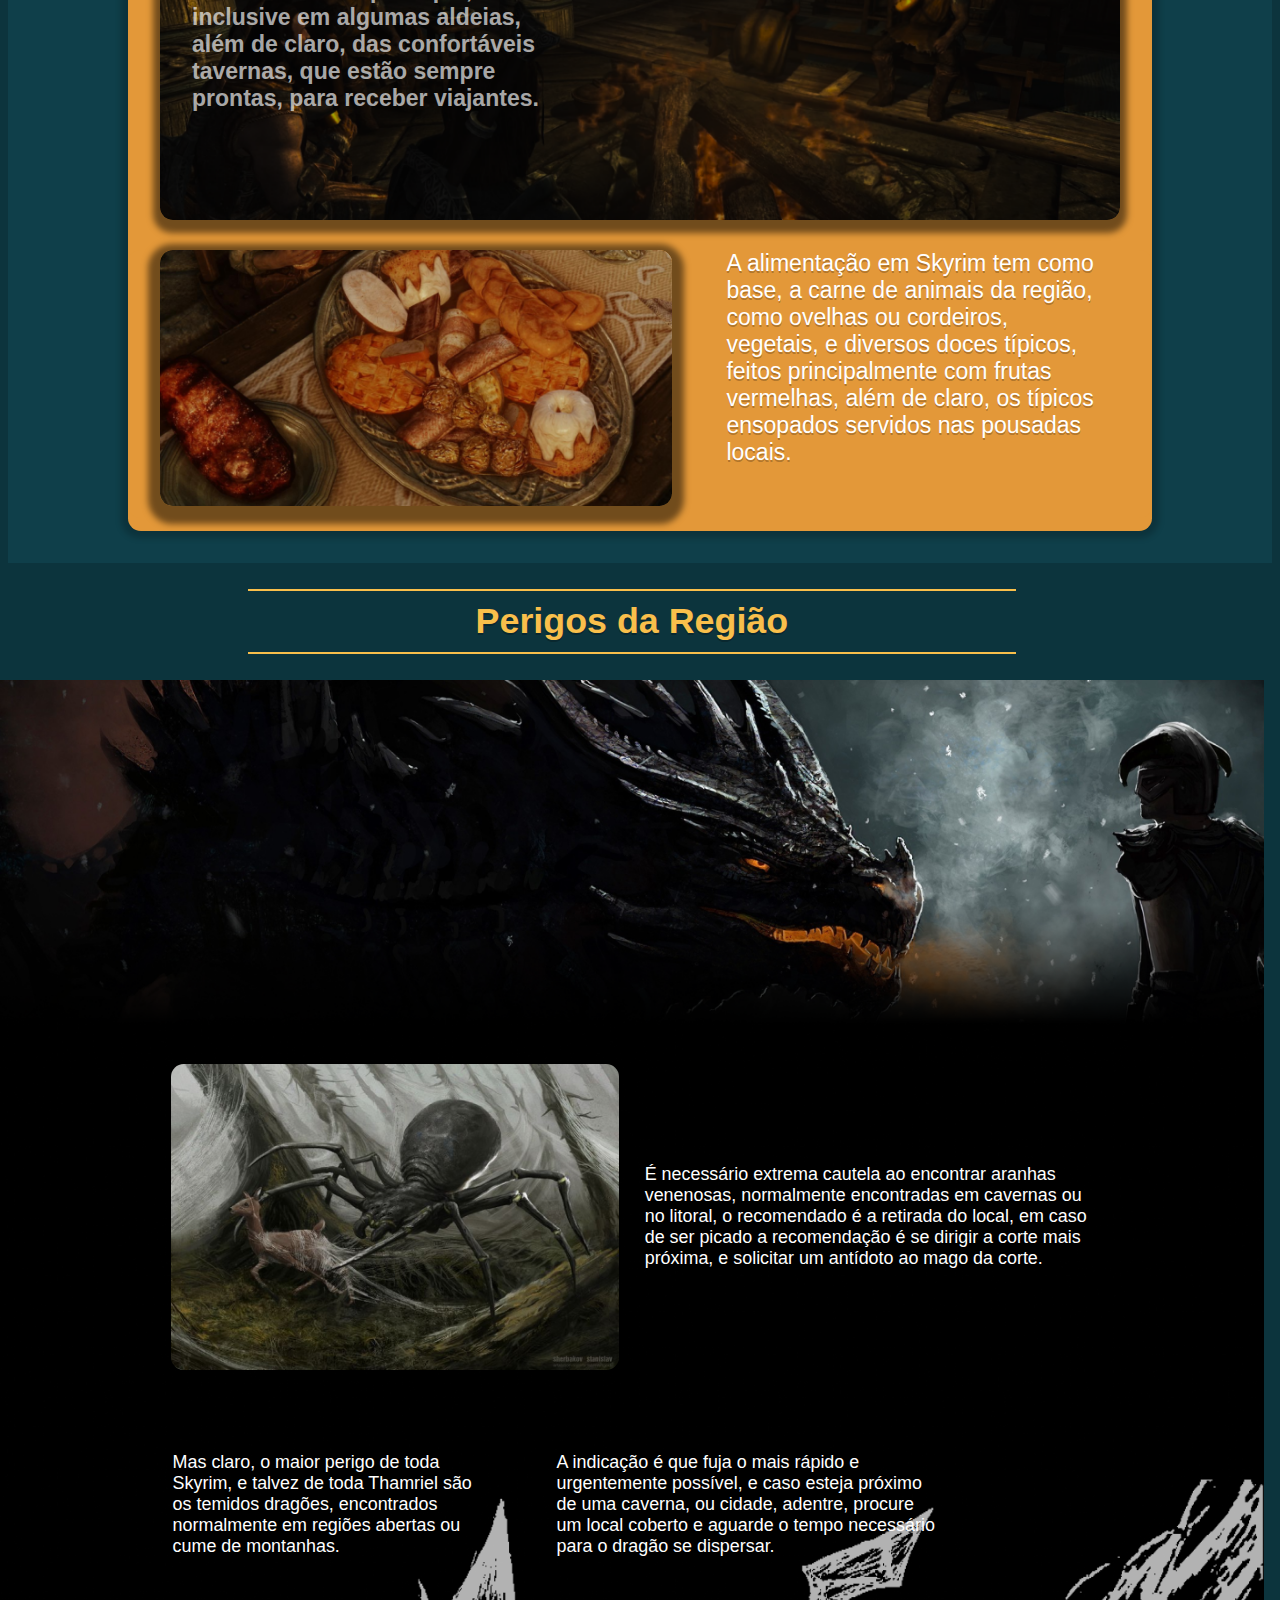
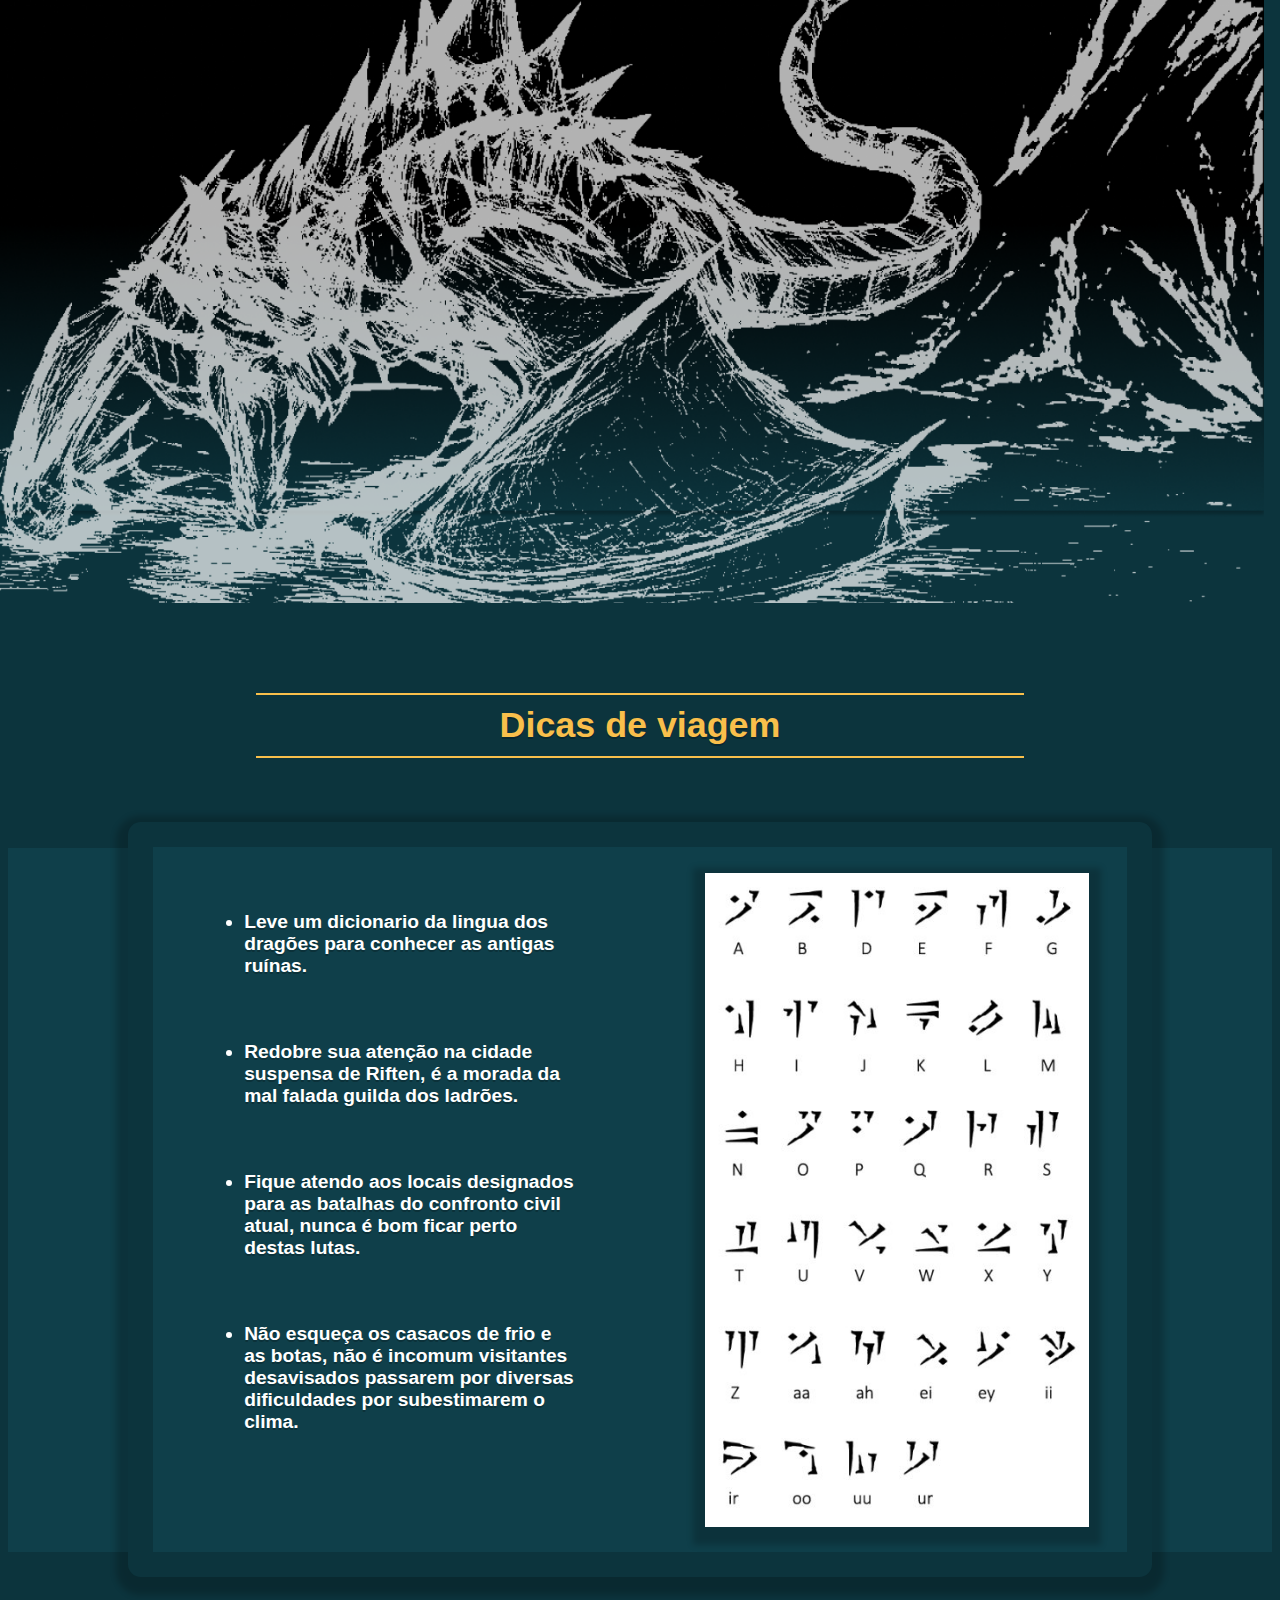
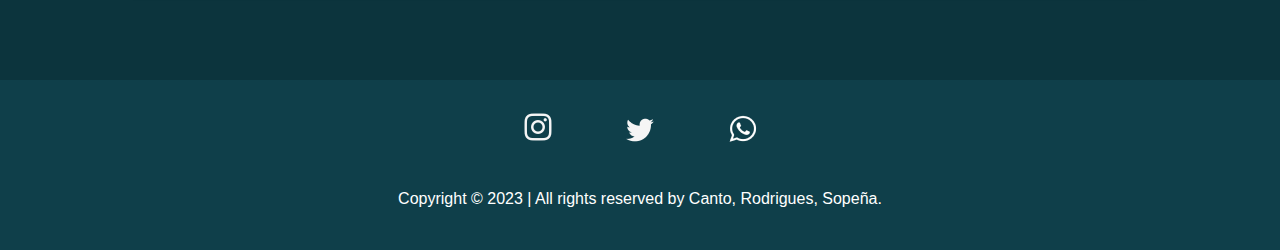
<file: Páginas/Skyrim.html>
<!DOCTYPE html>
<html lang="pt-br">
<head>
    <meta charset="UTF-8">
    <meta http-equiv="X-UA-Compatible" content="IE=edge">
    <meta name="viewport" content="width=device-width, initial-scale=1.0">
    <link rel="stylesheet" href="Estilos/Paginas.css">
    <link rel="icon" href="imgs/Main/M_Title_Icon.png"/>
    <title>Província de Skyrim</title>
</head>
<body>
    <nav>
        <a href="../index.html"><img src="imgs/Pg_Skyrim/Dream_Trails_Logo.png" alt="LOGO" class="logo"></a>
        <a href=""><p>Viagens</p></a>
        <a href="Agendar.html"><p>Agendar</p></a>
        <a href=""><p>Autores</p></a>
        <img src="imgs/Pg_Skyrim/lupa.png" alt="Lupa" class="lupa">
    </nav>
    <div class="container">
        <header>
            <img src="imgs/Pg_Skyrim/banner.png" alt="Banner" class="banner">
            <div>
                <p class="">Província de Skyrim</p>
                <p>Um mundo de fantasia medieval como nenhum outro</p>
              </div>
        </header>
        <main>
            <div class="Navegação">
                <div class="caixas">
                    <a href="#Introdução">
                        <img src="imgs/Pg_Skyrim/Navegação_Introdução.png" alt="">
                        <p class="titulo">Introdução</p>
                    </a>
                </div>
                <div class="caixas">
                    <a href="#Pontos_Turisticos">
                        <img src="imgs/Pg_Skyrim/Navegação_PontosTuristicos.png" alt="">
                        <p class="titulo">Pontos Turísticos</p>
                    </a>
                </div>
                <div class="caixas">
                    <a href="#hospedagem e alimentação">
                        <img src="imgs/Pg_Skyrim/Navegação_hospedagem e alimentação.png" alt="">
                        <p class="titulo">Hospedagem e alimentação</p>
                    </a>
                </div>
                <div class="caixas">
                    <a href="#Perigos">
                        <img src="imgs/Pg_Skyrim/Navegação_Perigos.png" alt="">
                        <p class="titulo">Perigos</p>
                    </a>
                </div>
                <div class="caixas">
                    <a href="#Dicas de viagem">
                        <img src="imgs/Pg_Skyrim/Navegação_Dicas de Viagem.png" alt="">
                        <p class="titulo">Dicas de Viagem</p>
                    </a>
                </div>
            </div>
            <div class="bloco1">
                    <p class="Page_title" id="Introdução">Introdução</p>
                <div>
                    <div>
                        <img src="imgs/Pg_Skyrim/MapaSkyrim.png" alt="">
                        <p>
                            Skyrim, Localizada no norte do grande
                            continente de Thamriel, habitada pelos mais 
                            bravos guerreiros, titulados como nórdicos, 
                            reconhecida  por seu glacial clima e suas 
                            longas estepes e temida por sua interminável
                            guerra civil, além de claro, seus temíveis dragões.
                        </p>
                    </div>
                </div>
            </div>
            <div class="bloco2">
                <p class="Page_title" id="Pontos_Turisticos">Pontos Turísticos</p>
                <div>
                    <div>
                        <p class="Sub_title">Santuário de Azura</p>
                        <img src="imgs/Pg_Skyrim/Estatua_Azura.png" alt="Estatua_Azura" class="Estatua_Azura">
                        <div>
                            <p class="blc_2Text">O local de perigrinação religiosa mais intensa de toda Skyrim, além da construção artifical mais alta de toda província, é sem dúvida um dos locais indispensáveis para todos que desejam uma verdadeira experiência nórdica.</p>
                            <p class="blc_2Text2">O templo tem como objetivo glorificar a deusa Princesa Daétrica Azura, também conhecida como a mãe da rosa ou a rainha da noite estrelada.</p>
                            <img src="imgs/Pg_Skyrim/Desenho_Azura.png" alt="Desenho_Azura" class="Desenho_Azura">
                            <p class="blc_2Text3">O monumento  foi erguido pelos elfos negros vindos e Morrowind em tempos imemoriais. É localizada ao sul de Winterhold, dentre as tempestuosas cordilheiras de montanhas, e em seu território não tem sido difícil encontrar dragões, justamente por isso o trajeto até ela é tido como uma difícil provação que não deve ser realizada individualmente, para fins de segurança.</p>
                        </div>
                    </div>
                </div>
            </div>
            <div class="bloco3">
                <div class="quadro">
                    <p class="Sub_title">Blackreach</p>
                    <p id="descrição">Uma das mais únicas e especiais obras já realizada pelos melhores engenheiros já vistos, os anões, Blackreach, ou Fal'Zhardum Din, na língua dos anões, é uma cidade perdida, que se encontra no subterrâneo, nas cavernas próximas a Winterhold.  </p>
                    <div class="back_img">
                        <p>Um dos motivos de ser única dentre todas as contruções já feitas, é claramente ser feita pelas mais brilhantes mentes da contrução, mas além disso, há outra razão de sua extraordinária forma, o material utilizado.</p>
                        <div>
                                <p>
                                    O material utilizado é chamado de
                                    Aetherium, valorizado por ter características mágicas em sua composição e comportamento, além de claro, sua resistência e seu intenso brilho característico.
                                    Foi descoberto e utilizado pelos anões, esta cidade perdida foi a sua primeira e mais rica utilização,
                                    devido a estar logo abaixo do que era a mina mais prolifera de seu tempo. 
                                </p>
                                <img src="imgs/Pg_Skyrim/Blackreach_front.png" alt="">
                        </div>
                    </div>
                </div>
            </div>
            <div class="bloco4">
                <img src="imgs/Pg_Skyrim/Cloud.png" alt="nuvemEsq" id="nuvemEsq">
                <img src="imgs/Pg_Skyrim/Cloud.png" alt="nuvemDir" id="nuvemDir">
                <div class="Quadrado">
                    <p class="Sub_title">Solitude </p>
                    <div>
                        <img src="imgs/Pg_Skyrim/Solitude.png" alt="Solitude" id="Solitude">
                        <p id="Solitude_Local">A maior cidade da província de Skyrim, e sua capital, Solitude se destaca por sua arquitetura única, e feiras de comércio que atraem pessoas de toda Thamriel. A Capital está localizada na costa leste de uma península em Haafingar, no extremo noroeste de Skyrim. A cidade foi construída sobre um cabo na foz do rio Karth e tem um porto no próprio rio.</p>
                        <div>
                            <img src="imgs/Pg_Skyrim/Solitude_map.png" alt="Solitude_map">
                            <p>Solitude fica em um arco natural, dando ao seu porto o tão necessário abrigo dos ventos fortes do Mar dos assombrado. A maior parte do transporte em Solitude é administrada pela Compania do Império do Leste, financiada pelo Império. A cidade também tem como atração, a renomada universidade de bardos, onde seus alunos tocam até mesmo na corte do próprio imperador em Cyrodill</p>
                        </div>
                    </div>
                </div>
            </div>
            <div class="bloco5">
                <p class="Page_title" id="hospedagem e alimentação">Hospedagem e Alimentação</p>
                <div class="Quadrado">
                    <div id="Quadrado_amarelo">
                        <img src="imgs/Pg_Skyrim/Hospedagem.png" alt="Hospedagem" id="Hospedagem">
                        <p id="pousadas">A província nórdica detém um notável sistema de pousadas provincias, podendo ser encontrada ao menos uma delas, em cada cidade principal, e inclusive em algumas aldeias, além de claro, das confortáveis tavernas, que estão sempre prontas, para receber viajantes.</p>
                        <div>
                            <img src="imgs/Pg_Skyrim/Alimentação.png" alt="Alimentação">
                            <p>A alimentação em Skyrim tem como base, a carne de animais da região, como ovelhas ou cordeiros, vegetais, e diversos doces típicos, feitos principalmente com frutas vermelhas, além de claro, os típicos ensopados servidos nas pousadas locais.</p>
                        </div>
                    </div>
                </div>
            </div>
            <div class="bloco6">
                <p class="Page_title" id="Perigos">Perigos da Região</p>
                <div class="Quadrado">
                    <div class="aranha">
                        <img src="imgs/Pg_Skyrim/Aranha.png" alt="Aranha">
                        <p>É necessário extrema cautela ao encontrar aranhas venenosas, normalmente encontradas em cavernas ou no litoral, o recomendado é a retirada do local, em caso de ser picado a recomendação é se dirigir a corte mais próxima, e solicitar um antídoto ao mago da corte. </p>
                    </div>
                    <div class="dragões">
                        <p class="txt1">Mas claro, o maior perigo de toda Skyrim, e talvez de toda Thamriel são os temidos dragões, encontrados normalmente em regiões abertas ou cume de montanhas.</p>
                        <p class="txt2">A indicação é que fuja o mais rápido e urgentemente possível, e caso esteja próximo de uma caverna, ou cidade, adentre, procure um local coberto e aguarde o tempo necessário para o dragão se dispersar.</p>
                    </div>
                </div>
            </div>
            <div class="bloco7">
                <p class="Page_title" id="Dicas de viagem">Dicas de viagem</p>
                <div class="Quadrado">
                    <div class="q2">                   
                    <div class="dicas">
                            <ul>
                                <li>Leve um dicionario da lingua dos dragões  para conhecer as antigas ruínas.</li>
                                <li>Redobre sua atenção na cidade suspensa de Riften, é a morada da mal falada guilda dos ladrões.</li>
                                <li>Fique atendo aos locais designados para as batalhas do confronto civil atual, nunca é bom ficar perto destas lutas.</li>
                                <li>Não esqueça os casacos de frio e as botas, não é incomum visitantes desavisados passarem por diversas dificuldades por subestimarem o clima. </li>
                            </ul>
                            <img src="imgs/Pg_Skyrim/Alfabeto.png" alt="">
                    </div>
                </div>
                </div>
            </div>
        </main>
        <footer>
            <div>
              <img src="imgs/main/Intagram.png" alt="Instagram Symbol">
              <img src="imgs/main/Twitter.png" alt="Twitter Symbol">
              <img src="imgs/main/Whatsapp.png" alt="Whatsapp Symbol" class="whats">
            </div>
            <p>Copyright © 2023 | All rights reserved by Canto, Rodrigues, Sopeña.</p>
          </footer>
    </div>
</body>
</html>
</file>
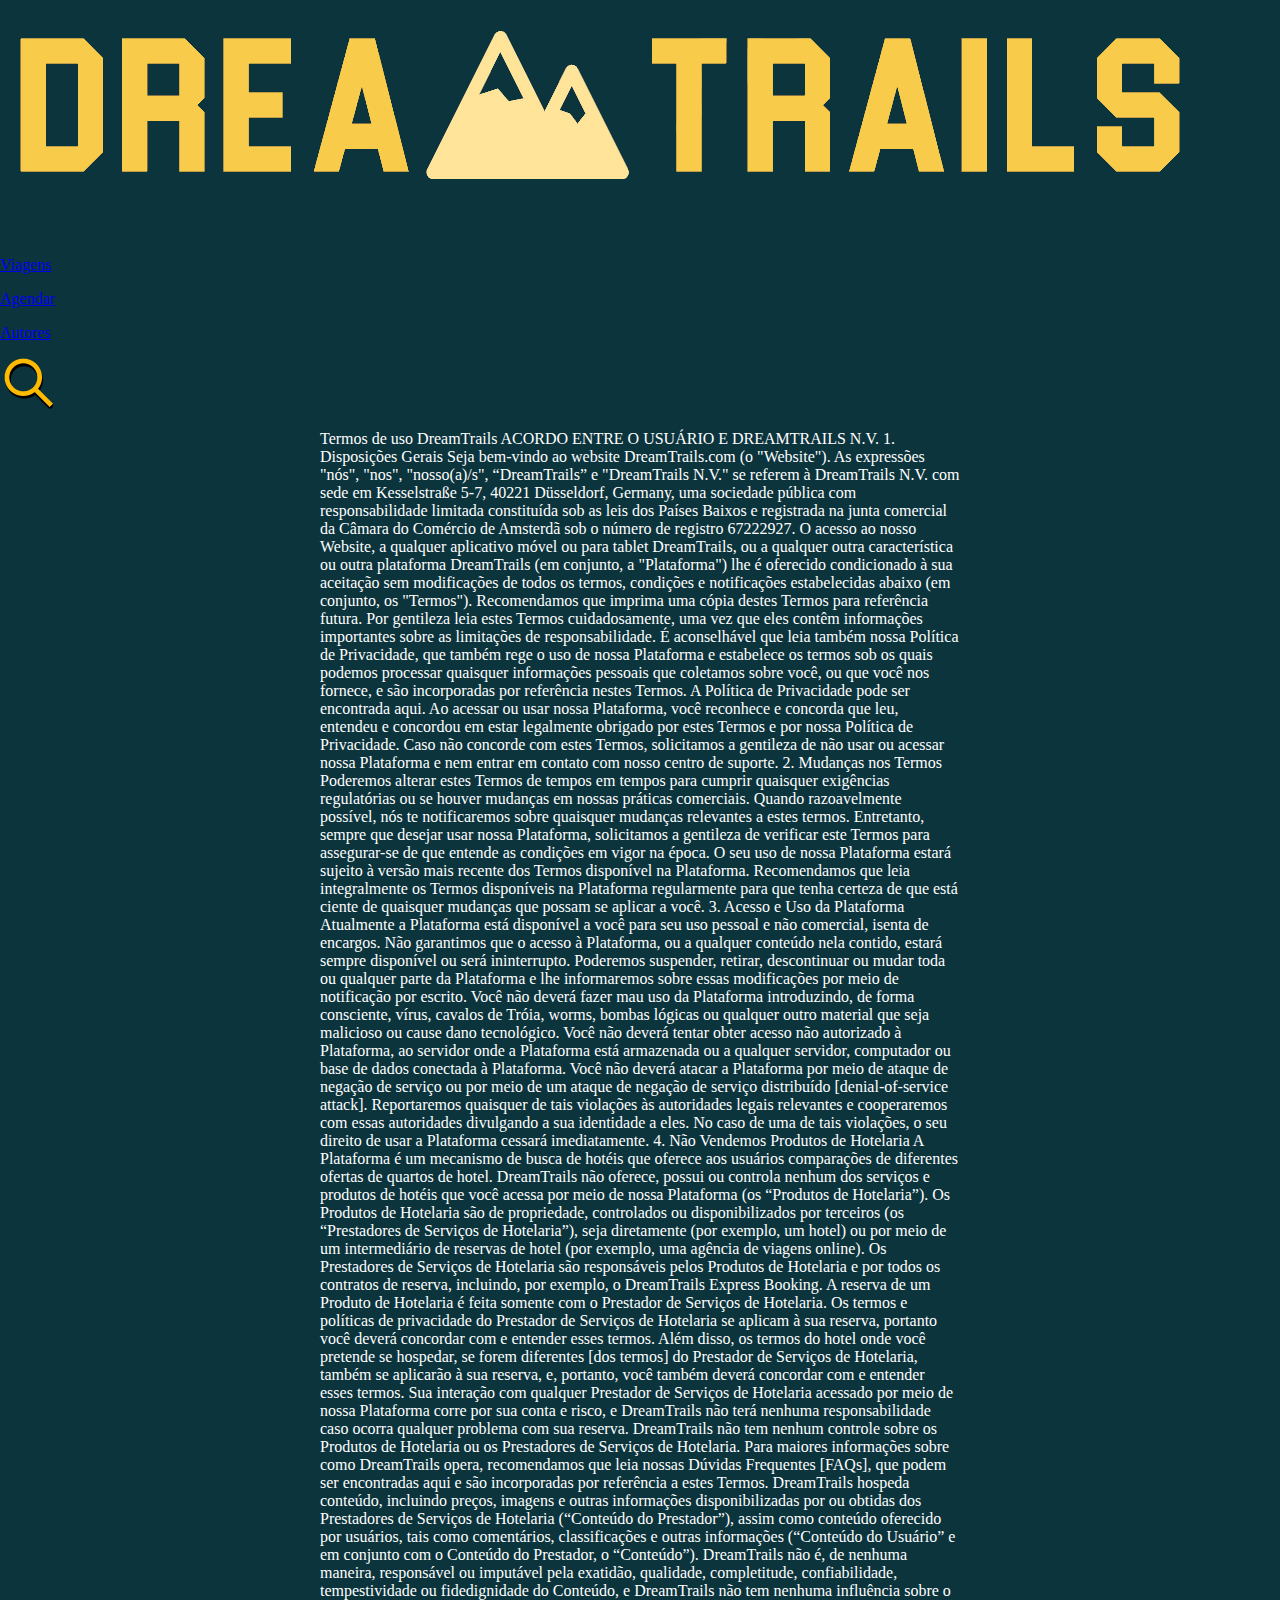
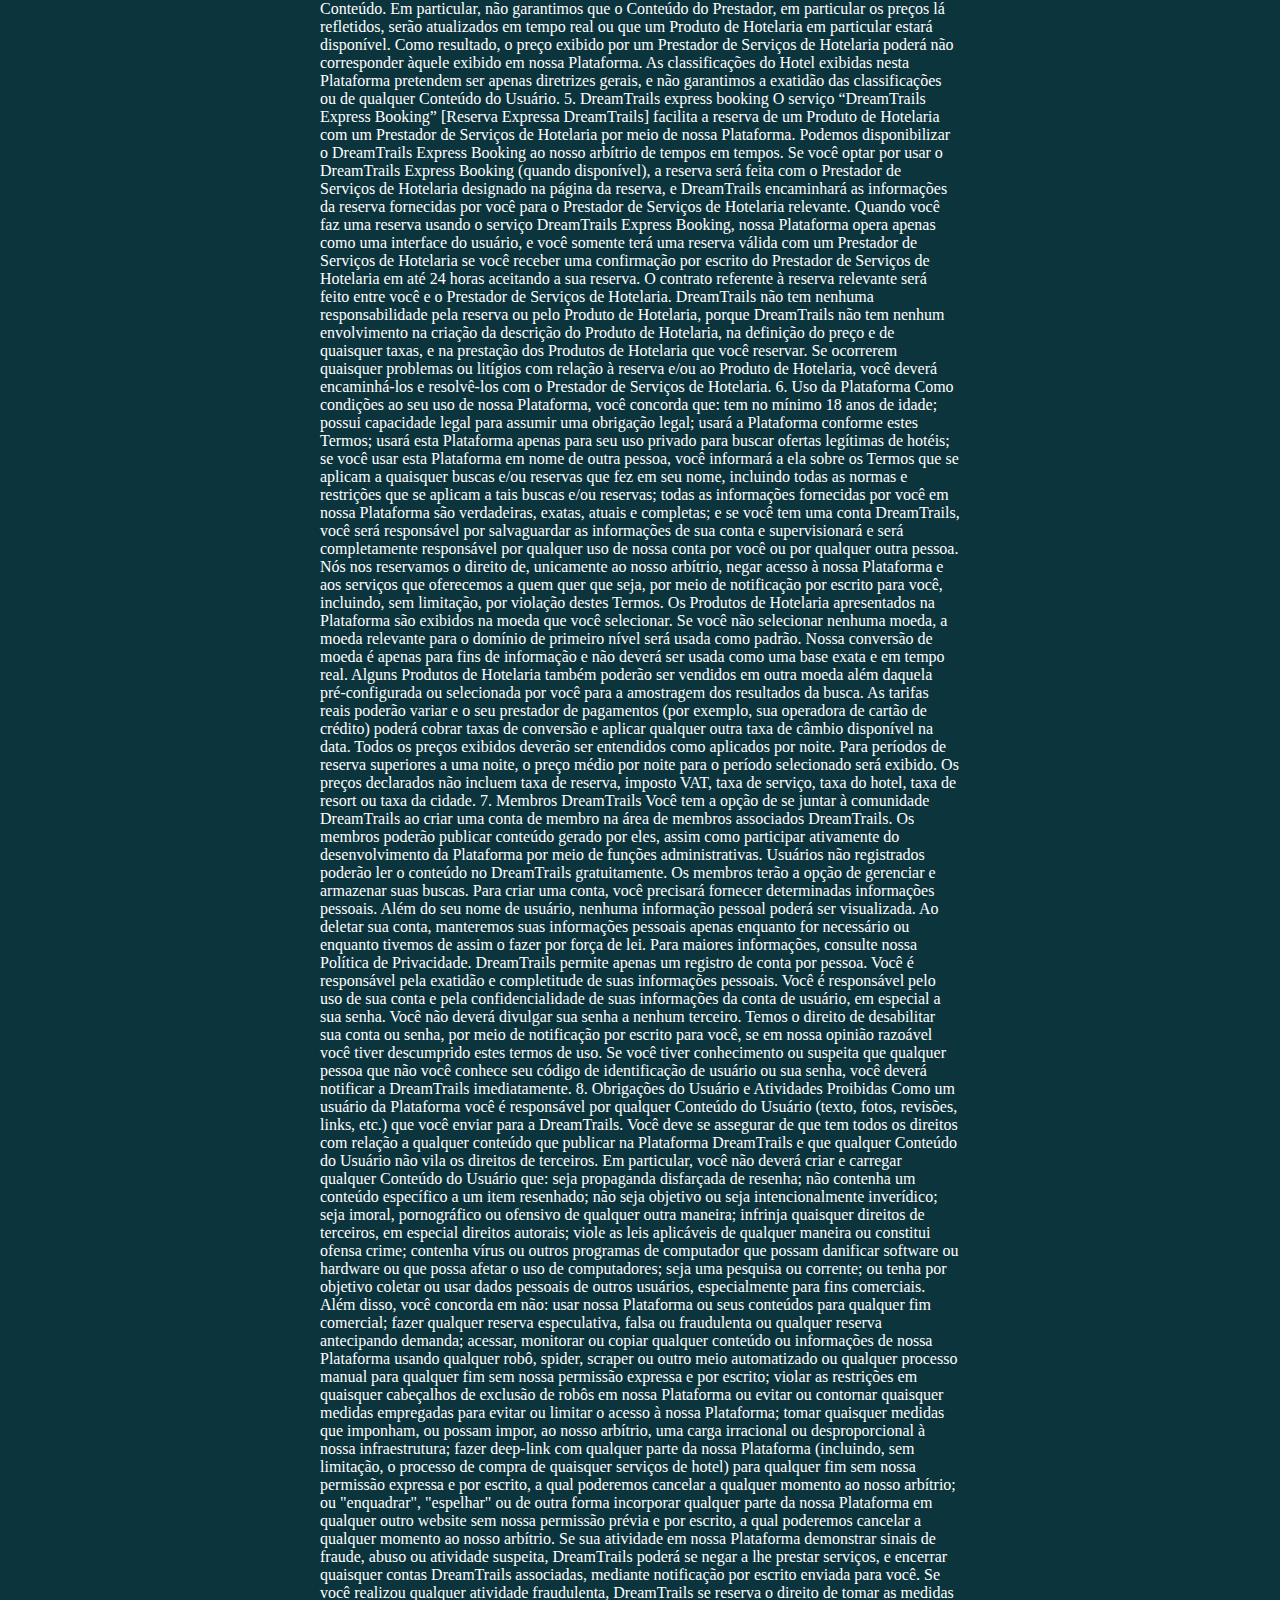
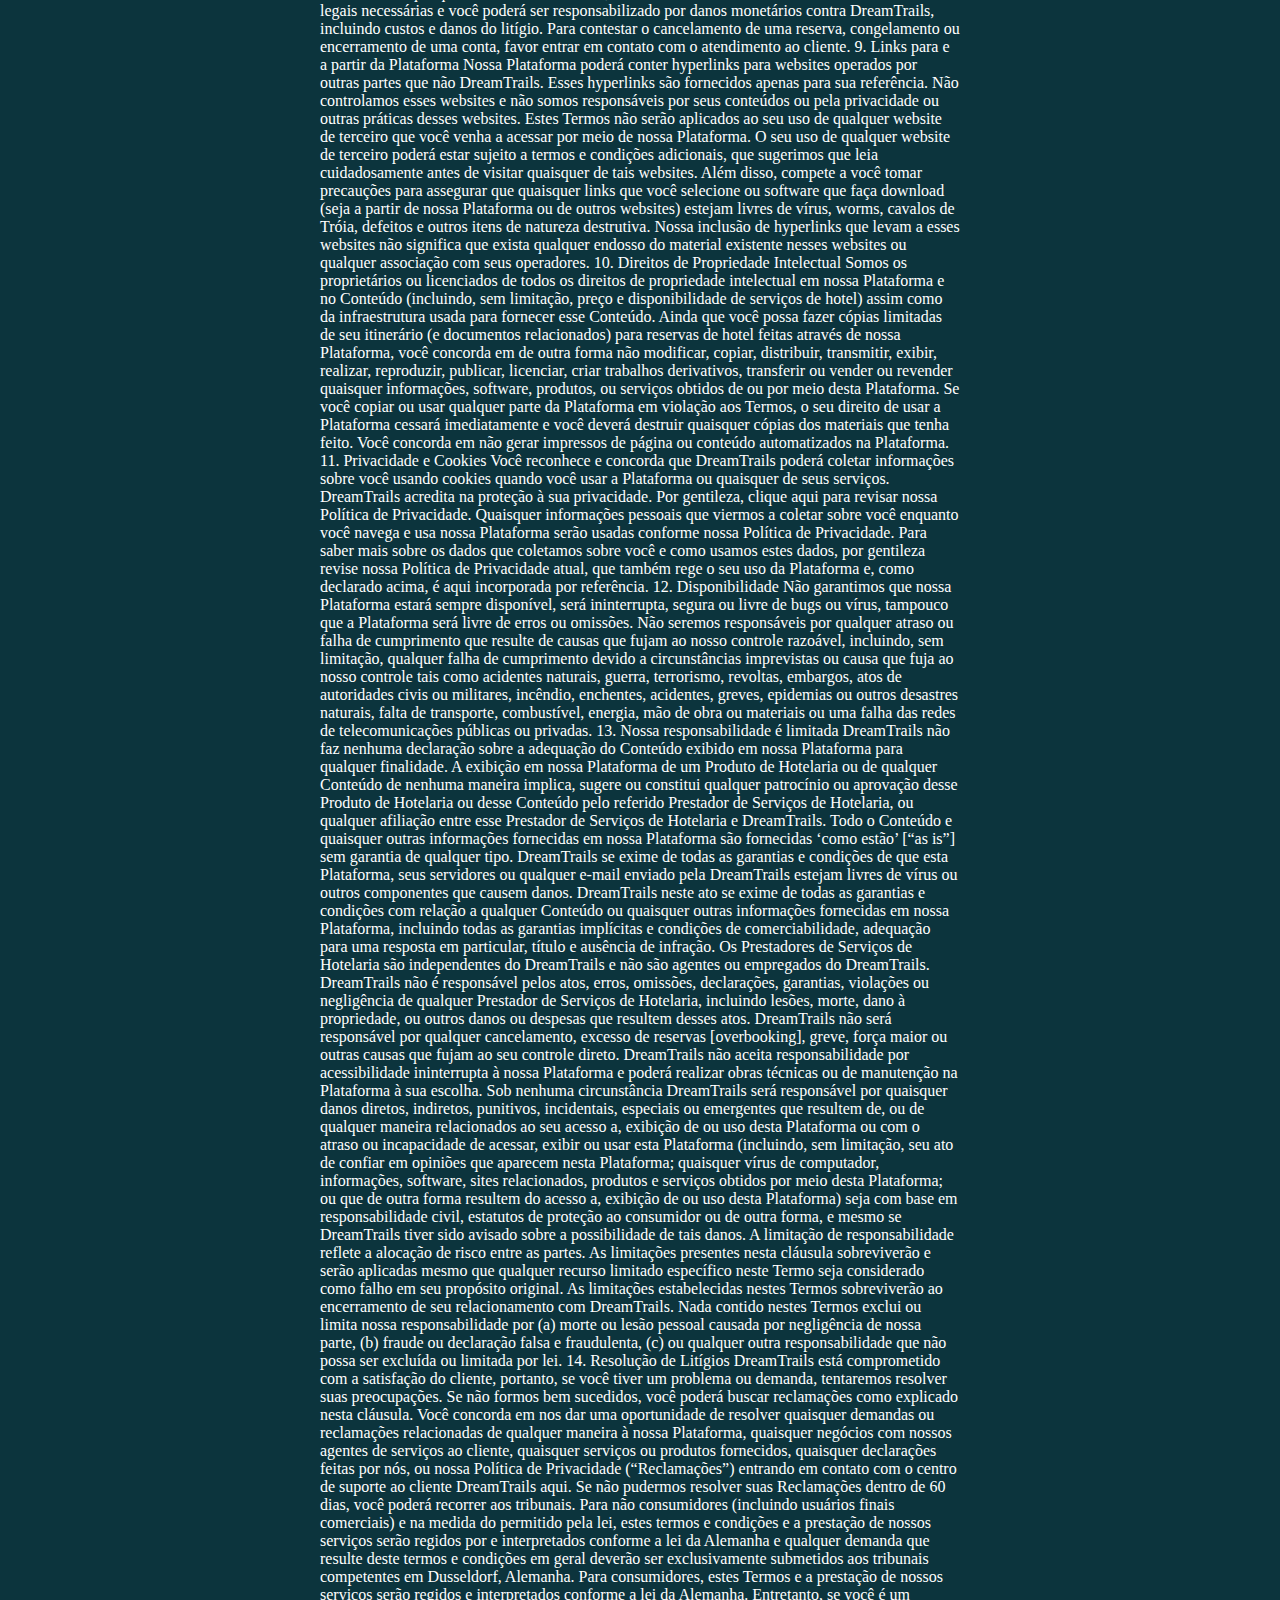
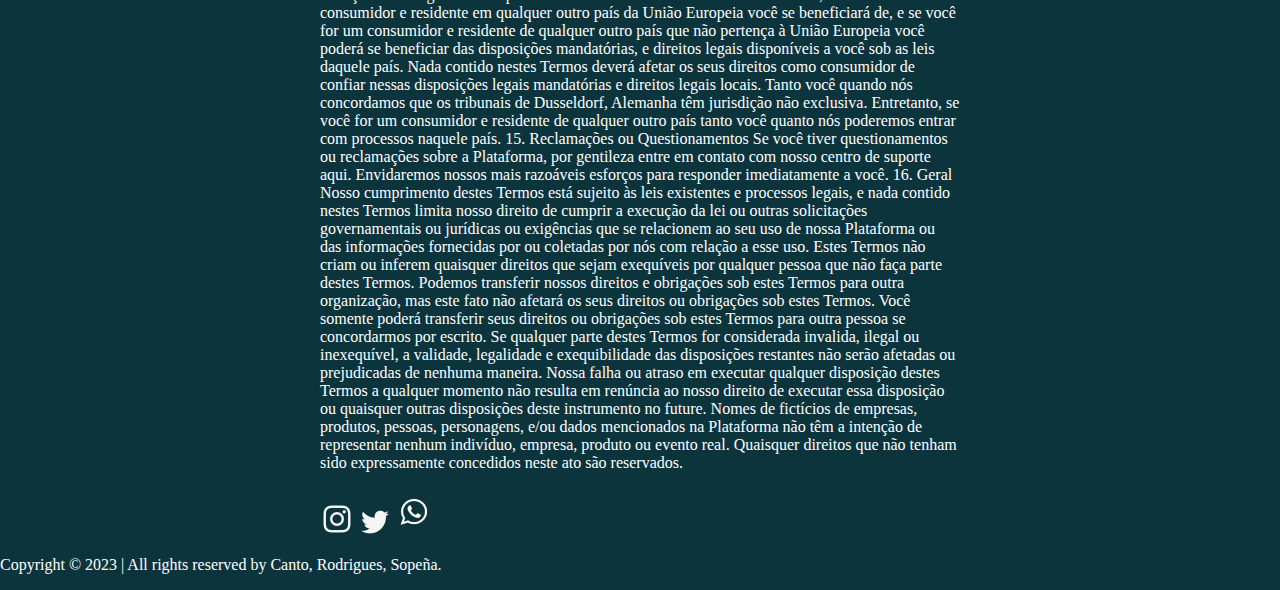
<file: Páginas/termo.html>
<!DOCTYPE html>
<html lang="pt-br">
<head>
    <meta charset="UTF-8">
    <meta http-equiv="X-UA-Compatible" content="IE=edge">
    <meta name="viewport" content="width=device-width, initial-scale=1.0">
    <link rel="stylesheet" href="Estilos/termos.css">
    <link rel="icon" href="imgs/main/M_Title_Icon.png"/>
    <title>Termos e Condições</title>
</head>
<body>
    <nav>
        <a href="../index.html"><img src="imgs/Pg_Skyrim/Dream_Trails_Logo.png" alt="LOGO" class="logo"></a>
        <a href="Viagens.html"><p>Viagens</p></a>
        <a href="Agendar.html"><p>Agendar</p></a>
        <a href="Autores.html"><p>Autores</p></a>
        <img src="imgs/Pg_Skyrim/lupa.png" alt="Lupa" class="lupa">
    </nav>
    <div class="termo">
        <p>
            Termos de uso
DreamTrails
ACORDO ENTRE O USUÁRIO E DREAMTRAILS N.V.
1. Disposições Gerais
Seja bem-vindo ao website DreamTrails.com (o "Website"). As expressões "nós", "nos", "nosso(a)/s", “DreamTrails” e "DreamTrails N.V." se referem à DreamTrails N.V. com sede em Kesselstraße 5-7, 40221 Düsseldorf, Germany, uma sociedade pública com responsabilidade limitada constituída sob as leis dos Países Baixos e registrada na junta comercial da Câmara do Comércio de Amsterdã sob o número de registro 67222927. O acesso ao nosso Website, a qualquer aplicativo móvel ou para tablet DreamTrails, ou a qualquer outra característica ou outra plataforma DreamTrails (em conjunto, a "Plataforma") lhe é oferecido condicionado à sua aceitação sem modificações de todos os termos, condições e notificações estabelecidas abaixo (em conjunto, os "Termos"). Recomendamos que imprima uma cópia destes Termos para referência futura. Por gentileza leia estes Termos cuidadosamente, uma vez que eles contêm informações importantes sobre as limitações de responsabilidade. É aconselhável que leia também nossa Política de Privacidade, que também rege o uso de nossa Plataforma e estabelece os termos sob os quais podemos processar quaisquer informações pessoais que coletamos sobre você, ou que você nos fornece, e são incorporadas por referência nestes Termos. A Política de Privacidade pode ser encontrada aqui. Ao acessar ou usar nossa Plataforma, você reconhece e concorda que leu, entendeu e concordou em estar legalmente obrigado por estes Termos e por nossa Política de Privacidade. Caso não concorde com estes Termos, solicitamos a gentileza de não usar ou acessar nossa Plataforma e nem entrar em contato com nosso centro de suporte.

2. Mudanças nos Termos
Poderemos alterar estes Termos de tempos em tempos para cumprir quaisquer exigências regulatórias ou se houver mudanças em nossas práticas comerciais. Quando razoavelmente possível, nós te notificaremos sobre quaisquer mudanças relevantes a estes termos. Entretanto, sempre que desejar usar nossa Plataforma, solicitamos a gentileza de verificar este Termos para assegurar-se de que entende as condições em vigor na época. O seu uso de nossa Plataforma estará sujeito à versão mais recente dos Termos disponível na Plataforma. Recomendamos que leia integralmente os Termos disponíveis na Plataforma regularmente para que tenha certeza de que está ciente de quaisquer mudanças que possam se aplicar a você.

3. Acesso e Uso da Plataforma
Atualmente a Plataforma está disponível a você para seu uso pessoal e não comercial, isenta de encargos.

Não garantimos que o acesso à Plataforma, ou a qualquer conteúdo nela contido, estará sempre disponível ou será ininterrupto. Poderemos suspender, retirar, descontinuar ou mudar toda ou qualquer parte da Plataforma e lhe informaremos sobre essas modificações por meio de notificação por escrito.

Você não deverá fazer mau uso da Plataforma introduzindo, de forma consciente, vírus, cavalos de Tróia, worms, bombas lógicas ou qualquer outro material que seja malicioso ou cause dano tecnológico. Você não deverá tentar obter acesso não autorizado à Plataforma, ao servidor onde a Plataforma está armazenada ou a qualquer servidor, computador ou base de dados conectada à Plataforma. Você não deverá atacar a Plataforma por meio de ataque de negação de serviço ou por meio de um ataque de negação de serviço distribuído [denial-of-service attack]. Reportaremos quaisquer de tais violações às autoridades legais relevantes e cooperaremos com essas autoridades divulgando a sua identidade a eles. No caso de uma de tais violações, o seu direito de usar a Plataforma cessará imediatamente.

4. Não Vendemos Produtos de Hotelaria
A Plataforma é um mecanismo de busca de hotéis que oferece aos usuários comparações de diferentes ofertas de quartos de hotel. DreamTrails não oferece, possui ou controla nenhum dos serviços e produtos de hotéis que você acessa por meio de nossa Plataforma (os “Produtos de Hotelaria”). Os Produtos de Hotelaria são de propriedade, controlados ou disponibilizados por terceiros (os “Prestadores de Serviços de Hotelaria”), seja diretamente (por exemplo, um hotel) ou por meio de um intermediário de reservas de hotel (por exemplo, uma agência de viagens online). Os Prestadores de Serviços de Hotelaria são responsáveis pelos Produtos de Hotelaria e por todos os contratos de reserva, incluindo, por exemplo, o DreamTrails Express Booking. A reserva de um Produto de Hotelaria é feita somente com o Prestador de Serviços de Hotelaria. Os termos e políticas de privacidade do Prestador de Serviços de Hotelaria se aplicam à sua reserva, portanto você deverá concordar com e entender esses termos. Além disso, os termos do hotel onde você pretende se hospedar, se forem diferentes [dos termos] do Prestador de Serviços de Hotelaria, também se aplicarão à sua reserva, e, portanto, você também deverá concordar com e entender esses termos. Sua interação com qualquer Prestador de Serviços de Hotelaria acessado por meio de nossa Plataforma corre por sua conta e risco, e DreamTrails não terá nenhuma responsabilidade caso ocorra qualquer problema com sua reserva. DreamTrails não tem nenhum controle sobre os Produtos de Hotelaria ou os Prestadores de Serviços de Hotelaria. Para maiores informações sobre como DreamTrails opera, recomendamos que leia nossas Dúvidas Frequentes [FAQs], que podem ser encontradas aqui e são incorporadas por referência a estes Termos.

DreamTrails hospeda conteúdo, incluindo preços, imagens e outras informações disponibilizadas por ou obtidas dos Prestadores de Serviços de Hotelaria (“Conteúdo do Prestador”), assim como conteúdo oferecido por usuários, tais como comentários, classificações e outras informações (“Conteúdo do Usuário” e em conjunto com o Conteúdo do Prestador, o “Conteúdo”). DreamTrails não é, de nenhuma maneira, responsável ou imputável pela exatidão, qualidade, completitude, confiabilidade, tempestividade ou fidedignidade do Conteúdo, e DreamTrails não tem nenhuma influência sobre o Conteúdo. Em particular, não garantimos que o Conteúdo do Prestador, em particular os preços lá refletidos, serão atualizados em tempo real ou que um Produto de Hotelaria em particular estará disponível. Como resultado, o preço exibido por um Prestador de Serviços de Hotelaria poderá não corresponder àquele exibido em nossa Plataforma. As classificações do Hotel exibidas nesta Plataforma pretendem ser apenas diretrizes gerais, e não garantimos a exatidão das classificações ou de qualquer Conteúdo do Usuário.

5. DreamTrails express booking
O serviço “DreamTrails Express Booking” [Reserva Expressa DreamTrails] facilita a reserva de um Produto de Hotelaria com um Prestador de Serviços de Hotelaria por meio de nossa Plataforma. Podemos disponibilizar o DreamTrails Express Booking ao nosso arbítrio de tempos em tempos. Se você optar por usar o DreamTrails Express Booking (quando disponível), a reserva será feita com o Prestador de Serviços de Hotelaria designado na página da reserva, e DreamTrails encaminhará as informações da reserva fornecidas por você para o Prestador de Serviços de Hotelaria relevante. Quando você faz uma reserva usando o serviço DreamTrails Express Booking, nossa Plataforma opera apenas como uma interface do usuário, e você somente terá uma reserva válida com um Prestador de Serviços de Hotelaria se você receber uma confirmação por escrito do Prestador de Serviços de Hotelaria em até 24 horas aceitando a sua reserva. O contrato referente à reserva relevante será feito entre você e o Prestador de Serviços de Hotelaria. DreamTrails não tem nenhuma responsabilidade pela reserva ou pelo Produto de Hotelaria, porque DreamTrails não tem nenhum envolvimento na criação da descrição do Produto de Hotelaria, na definição do preço e de quaisquer taxas, e na prestação dos Produtos de Hotelaria que você reservar. Se ocorrerem quaisquer problemas ou litígios com relação à reserva e/ou ao Produto de Hotelaria, você deverá encaminhá-los e resolvê-los com o Prestador de Serviços de Hotelaria.

6. Uso da Plataforma
Como condições ao seu uso de nossa Plataforma, você concorda que:

tem no mínimo 18 anos de idade;
possui capacidade legal para assumir uma obrigação legal;
usará a Plataforma conforme estes Termos;
usará esta Plataforma apenas para seu uso privado para buscar ofertas legítimas de hotéis;
se você usar esta Plataforma em nome de outra pessoa, você informará a ela sobre os Termos que se aplicam a quaisquer buscas e/ou reservas que fez em seu nome, incluindo todas as normas e restrições que se aplicam a tais buscas e/ou reservas;
todas as informações fornecidas por você em nossa Plataforma são verdadeiras, exatas, atuais e completas; e
se você tem uma conta DreamTrails, você será responsável por salvaguardar as informações de sua conta e supervisionará e será completamente responsável por qualquer uso de nossa conta por você ou por qualquer outra pessoa.
Nós nos reservamos o direito de, unicamente ao nosso arbítrio, negar acesso à nossa Plataforma e aos serviços que oferecemos a quem quer que seja, por meio de notificação por escrito para você, incluindo, sem limitação, por violação destes Termos.

Os Produtos de Hotelaria apresentados na Plataforma são exibidos na moeda que você selecionar. Se você não selecionar nenhuma moeda, a moeda relevante para o domínio de primeiro nível será usada como padrão. Nossa conversão de moeda é apenas para fins de informação e não deverá ser usada como uma base exata e em tempo real. Alguns Produtos de Hotelaria também poderão ser vendidos em outra moeda além daquela pré-configurada ou selecionada por você para a amostragem dos resultados da busca. As tarifas reais poderão variar e o seu prestador de pagamentos (por exemplo, sua operadora de cartão de crédito) poderá cobrar taxas de conversão e aplicar qualquer outra taxa de câmbio disponível na data.

Todos os preços exibidos deverão ser entendidos como aplicados por noite. Para períodos de reserva superiores a uma noite, o preço médio por noite para o período selecionado será exibido.

Os preços declarados não incluem taxa de reserva, imposto VAT, taxa de serviço, taxa do hotel, taxa de resort ou taxa da cidade.

7. Membros DreamTrails
Você tem a opção de se juntar à comunidade DreamTrails ao criar uma conta de membro na área de membros associados DreamTrails. Os membros poderão publicar conteúdo gerado por eles, assim como participar ativamente do desenvolvimento da Plataforma por meio de funções administrativas. Usuários não registrados poderão ler o conteúdo no DreamTrails gratuitamente.

Os membros terão a opção de gerenciar e armazenar suas buscas. Para criar uma conta, você precisará fornecer determinadas informações pessoais. Além do seu nome de usuário, nenhuma informação pessoal poderá ser visualizada. Ao deletar sua conta, manteremos suas informações pessoais apenas enquanto for necessário ou enquanto tivemos de assim o fazer por força de lei. Para maiores informações, consulte nossa Política de Privacidade.

DreamTrails permite apenas um registro de conta por pessoa. Você é responsável pela exatidão e completitude de suas informações pessoais.

Você é responsável pelo uso de sua conta e pela confidencialidade de suas informações da conta de usuário, em especial a sua senha. Você não deverá divulgar sua senha a nenhum terceiro. Temos o direito de desabilitar sua conta ou senha, por meio de notificação por escrito para você, se em nossa opinião razoável você tiver descumprido estes termos de uso. Se você tiver conhecimento ou suspeita que qualquer pessoa que não você conhece seu código de identificação de usuário ou sua senha, você deverá notificar a DreamTrails imediatamente.

8. Obrigações do Usuário e Atividades Proibidas
Como um usuário da Plataforma você é responsável por qualquer Conteúdo do Usuário (texto, fotos, revisões, links, etc.) que você enviar para a DreamTrails. Você deve se assegurar de que tem todos os direitos com relação a qualquer conteúdo que publicar na Plataforma DreamTrails e que qualquer Conteúdo do Usuário não vila os direitos de terceiros.

Em particular, você não deverá criar e carregar qualquer Conteúdo do Usuário que:

seja propaganda disfarçada de resenha;
não contenha um conteúdo específico a um item resenhado;
não seja objetivo ou seja intencionalmente inverídico;
seja imoral, pornográfico ou ofensivo de qualquer outra maneira;
infrinja quaisquer direitos de terceiros, em especial direitos autorais;
viole as leis aplicáveis de qualquer maneira ou constitui ofensa crime;
contenha vírus ou outros programas de computador que possam danificar software ou hardware ou que possa afetar o uso de computadores;
seja uma pesquisa ou corrente; ou
tenha por objetivo coletar ou usar dados pessoais de outros usuários, especialmente para fins comerciais.
Além disso, você concorda em não:

usar nossa Plataforma ou seus conteúdos para qualquer fim comercial;
fazer qualquer reserva especulativa, falsa ou fraudulenta ou qualquer reserva antecipando demanda;
acessar, monitorar ou copiar qualquer conteúdo ou informações de nossa Plataforma usando qualquer robô, spider, scraper ou outro meio automatizado ou qualquer processo manual para qualquer fim sem nossa permissão expressa e por escrito;
violar as restrições em quaisquer cabeçalhos de exclusão de robôs em nossa Plataforma ou evitar ou contornar quaisquer medidas empregadas para evitar ou limitar o acesso à nossa Plataforma;
tomar quaisquer medidas que imponham, ou possam impor, ao nosso arbítrio, uma carga irracional ou desproporcional à nossa infraestrutura;
fazer deep-link com qualquer parte da nossa Plataforma (incluindo, sem limitação, o processo de compra de quaisquer serviços de hotel) para qualquer fim sem nossa permissão expressa e por escrito, a qual poderemos cancelar a qualquer momento ao nosso arbítrio; ou
"enquadrar", "espelhar" ou de outra forma incorporar qualquer parte da nossa Plataforma em qualquer outro website sem nossa permissão prévia e por escrito, a qual poderemos cancelar a qualquer momento ao nosso arbítrio.
Se sua atividade em nossa Plataforma demonstrar sinais de fraude, abuso ou atividade suspeita, DreamTrails poderá se negar a lhe prestar serviços, e encerrar quaisquer contas DreamTrails associadas, mediante notificação por escrito enviada para você. Se você realizou qualquer atividade fraudulenta, DreamTrails se reserva o direito de tomar as medidas legais necessárias e você poderá ser responsabilizado por danos monetários contra DreamTrails, incluindo custos e danos do litígio. Para contestar o cancelamento de uma reserva, congelamento ou encerramento de uma conta, favor entrar em contato com o atendimento ao cliente.

9. Links para e a partir da Plataforma
Nossa Plataforma poderá conter hyperlinks para websites operados por outras partes que não DreamTrails. Esses hyperlinks são fornecidos apenas para sua referência. Não controlamos esses websites e não somos responsáveis por seus conteúdos ou pela privacidade ou outras práticas desses websites. Estes Termos não serão aplicados ao seu uso de qualquer website de terceiro que você venha a acessar por meio de nossa Plataforma. O seu uso de qualquer website de terceiro poderá estar sujeito a termos e condições adicionais, que sugerimos que leia cuidadosamente antes de visitar quaisquer de tais websites.

Além disso, compete a você tomar precauções para assegurar que quaisquer links que você selecione ou software que faça download (seja a partir de nossa Plataforma ou de outros websites) estejam livres de vírus, worms, cavalos de Tróia, defeitos e outros itens de natureza destrutiva. Nossa inclusão de hyperlinks que levam a esses websites não significa que exista qualquer endosso do material existente nesses websites ou qualquer associação com seus operadores.

10. Direitos de Propriedade Intelectual
Somos os proprietários ou licenciados de todos os direitos de propriedade intelectual em nossa Plataforma e no Conteúdo (incluindo, sem limitação, preço e disponibilidade de serviços de hotel) assim como da infraestrutura usada para fornecer esse Conteúdo. Ainda que você possa fazer cópias limitadas de seu itinerário (e documentos relacionados) para reservas de hotel feitas através de nossa Plataforma, você concorda em de outra forma não modificar, copiar, distribuir, transmitir, exibir, realizar, reproduzir, publicar, licenciar, criar trabalhos derivativos, transferir ou vender ou revender quaisquer informações, software, produtos, ou serviços obtidos de ou por meio desta Plataforma.

Se você copiar ou usar qualquer parte da Plataforma em violação aos Termos, o seu direito de usar a Plataforma cessará imediatamente e você deverá destruir quaisquer cópias dos materiais que tenha feito.

Você concorda em não gerar impressos de página ou conteúdo automatizados na Plataforma.

11. Privacidade e Cookies
Você reconhece e concorda que DreamTrails poderá coletar informações sobre você usando cookies quando você usar a Plataforma ou quaisquer de seus serviços. DreamTrails acredita na proteção à sua privacidade. Por gentileza, clique aqui para revisar nossa Política de Privacidade. Quaisquer informações pessoais que viermos a coletar sobre você enquanto você navega e usa nossa Plataforma serão usadas conforme nossa Política de Privacidade. Para saber mais sobre os dados que coletamos sobre você e como usamos estes dados, por gentileza revise nossa Política de Privacidade atual, que também rege o seu uso da Plataforma e, como declarado acima, é aqui incorporada por referência.

12. Disponibilidade
Não garantimos que nossa Plataforma estará sempre disponível, será ininterrupta, segura ou livre de bugs ou vírus, tampouco que a Plataforma será livre de erros ou omissões.

Não seremos responsáveis por qualquer atraso ou falha de cumprimento que resulte de causas que fujam ao nosso controle razoável, incluindo, sem limitação, qualquer falha de cumprimento devido a circunstâncias imprevistas ou causa que fuja ao nosso controle tais como acidentes naturais, guerra, terrorismo, revoltas, embargos, atos de autoridades civis ou militares, incêndio, enchentes, acidentes, greves, epidemias ou outros desastres naturais, falta de transporte, combustível, energia, mão de obra ou materiais ou uma falha das redes de telecomunicações públicas ou privadas.

13. Nossa responsabilidade é limitada
DreamTrails não faz nenhuma declaração sobre a adequação do Conteúdo exibido em nossa Plataforma para qualquer finalidade. A exibição em nossa Plataforma de um Produto de Hotelaria ou de qualquer Conteúdo de nenhuma maneira implica, sugere ou constitui qualquer patrocínio ou aprovação desse Produto de Hotelaria ou desse Conteúdo pelo referido Prestador de Serviços de Hotelaria, ou qualquer afiliação entre esse Prestador de Serviços de Hotelaria e DreamTrails. Todo o Conteúdo e quaisquer outras informações fornecidas em nossa Plataforma são fornecidas ‘como estão’ [“as is”] sem garantia de qualquer tipo. DreamTrails se exime de todas as garantias e condições de que esta Plataforma, seus servidores ou qualquer e-mail enviado pela DreamTrails estejam livres de vírus ou outros componentes que causem danos. DreamTrails neste ato se exime de todas as garantias e condições com relação a qualquer Conteúdo ou quaisquer outras informações fornecidas em nossa Plataforma, incluindo todas as garantias implícitas e condições de comerciabilidade, adequação para uma resposta em particular, título e ausência de infração.

Os Prestadores de Serviços de Hotelaria são independentes do DreamTrails e não são agentes ou empregados do DreamTrails. DreamTrails não é responsável pelos atos, erros, omissões, declarações, garantias, violações ou negligência de qualquer Prestador de Serviços de Hotelaria, incluindo lesões, morte, dano à propriedade, ou outros danos ou despesas que resultem desses atos. DreamTrails não será responsável por qualquer cancelamento, excesso de reservas [overbooking], greve, força maior ou outras causas que fujam ao seu controle direto. DreamTrails não aceita responsabilidade por acessibilidade ininterrupta à nossa Plataforma e poderá realizar obras técnicas ou de manutenção na Plataforma à sua escolha.

Sob nenhuma circunstância DreamTrails será responsável por quaisquer danos diretos, indiretos, punitivos, incidentais, especiais ou emergentes que resultem de, ou de qualquer maneira relacionados ao seu acesso a, exibição de ou uso desta Plataforma ou com o atraso ou incapacidade de acessar, exibir ou usar esta Plataforma (incluindo, sem limitação, seu ato de confiar em opiniões que aparecem nesta Plataforma; quaisquer vírus de computador, informações, software, sites relacionados, produtos e serviços obtidos por meio desta Plataforma; ou que de outra forma resultem do acesso a, exibição de ou uso desta Plataforma) seja com base em responsabilidade civil, estatutos de proteção ao consumidor ou de outra forma, e mesmo se DreamTrails tiver sido avisado sobre a possibilidade de tais danos.

A limitação de responsabilidade reflete a alocação de risco entre as partes. As limitações presentes nesta cláusula sobreviverão e serão aplicadas mesmo que qualquer recurso limitado específico neste Termo seja considerado como falho em seu propósito original. As limitações estabelecidas nestes Termos sobreviverão ao encerramento de seu relacionamento com DreamTrails.

Nada contido nestes Termos exclui ou limita nossa responsabilidade por (a) morte ou lesão pessoal causada por negligência de nossa parte, (b) fraude ou declaração falsa e fraudulenta, (c) ou qualquer outra responsabilidade que não possa ser excluída ou limitada por lei.

14. Resolução de Litígios
DreamTrails está comprometido com a satisfação do cliente, portanto, se você tiver um problema ou demanda, tentaremos resolver suas preocupações. Se não formos bem sucedidos, você poderá buscar reclamações como explicado nesta cláusula.

Você concorda em nos dar uma oportunidade de resolver quaisquer demandas ou reclamações relacionadas de qualquer maneira à nossa Plataforma, quaisquer negócios com nossos agentes de serviços ao cliente, quaisquer serviços ou produtos fornecidos, quaisquer declarações feitas por nós, ou nossa Política de Privacidade (“Reclamações”) entrando em contato com o centro de suporte ao cliente DreamTrails aqui. Se não pudermos resolver suas Reclamações dentro de 60 dias, você poderá recorrer aos tribunais.

Para não consumidores (incluindo usuários finais comerciais) e na medida do permitido pela lei, estes termos e condições e a prestação de nossos serviços serão regidos por e interpretados conforme a lei da Alemanha e qualquer demanda que resulte deste termos e condições em geral deverão ser exclusivamente submetidos aos tribunais competentes em Dusseldorf, Alemanha.

Para consumidores, estes Termos e a prestação de nossos serviços serão regidos e interpretados conforme a lei da Alemanha. Entretanto, se você é um consumidor e residente em qualquer outro país da União Europeia você se beneficiará de, e se você for um consumidor e residente de qualquer outro país que não pertença à União Europeia você poderá se beneficiar das disposições mandatórias, e direitos legais disponíveis a você sob as leis daquele país. Nada contido nestes Termos deverá afetar os seus direitos como consumidor de confiar nessas disposições legais mandatórias e direitos legais locais. Tanto você quando nós concordamos que os tribunais de Dusseldorf, Alemanha têm jurisdição não exclusiva. Entretanto, se você for um consumidor e residente de qualquer outro país tanto você quanto nós poderemos entrar com processos naquele país.

15. Reclamações ou Questionamentos
Se você tiver questionamentos ou reclamações sobre a Plataforma, por gentileza entre em contato com nosso centro de suporte aqui. Envidaremos nossos mais razoáveis esforços para responder imediatamente a você.

16. Geral
Nosso cumprimento destes Termos está sujeito às leis existentes e processos legais, e nada contido nestes Termos limita nosso direito de cumprir a execução da lei ou outras solicitações governamentais ou jurídicas ou exigências que se relacionem ao seu uso de nossa Plataforma ou das informações fornecidas por ou coletadas por nós com relação a esse uso.

Estes Termos não criam ou inferem quaisquer direitos que sejam exequíveis por qualquer pessoa que não faça parte destes Termos.

Podemos transferir nossos direitos e obrigações sob estes Termos para outra organização, mas este fato não afetará os seus direitos ou obrigações sob estes Termos. Você somente poderá transferir seus direitos ou obrigações sob estes Termos para outra pessoa se concordarmos por escrito.

Se qualquer parte destes Termos for considerada invalida, ilegal ou inexequível, a validade, legalidade e exequibilidade das disposições restantes não serão afetadas ou prejudicadas de nenhuma maneira. Nossa falha ou atraso em executar qualquer disposição destes Termos a qualquer momento não resulta em renúncia ao nosso direito de executar essa disposição ou quaisquer outras disposições deste instrumento no future.

Nomes de fictícios de empresas, produtos, pessoas, personagens, e/ou dados mencionados na Plataforma não têm a intenção de representar nenhum indivíduo, empresa, produto ou evento real.

Quaisquer direitos que não tenham sido expressamente concedidos neste ato são reservados.
        </p>
    </div>
    <footer>
        <div>
          <img src="imgs/main/Intagram.png" alt="Instagram Symbol">
          <img src="imgs/main/Twitter.png" alt="Twitter Symbol">
          <img src="imgs/main/Whatsapp.png" alt="Whatsapp Symbol" class="whats">
        </div>
        <p id="Copyright">Copyright © 2023 | All rights reserved by Canto, Rodrigues, Sopeña.</p>
      </footer>
</body>
</html>
</file>
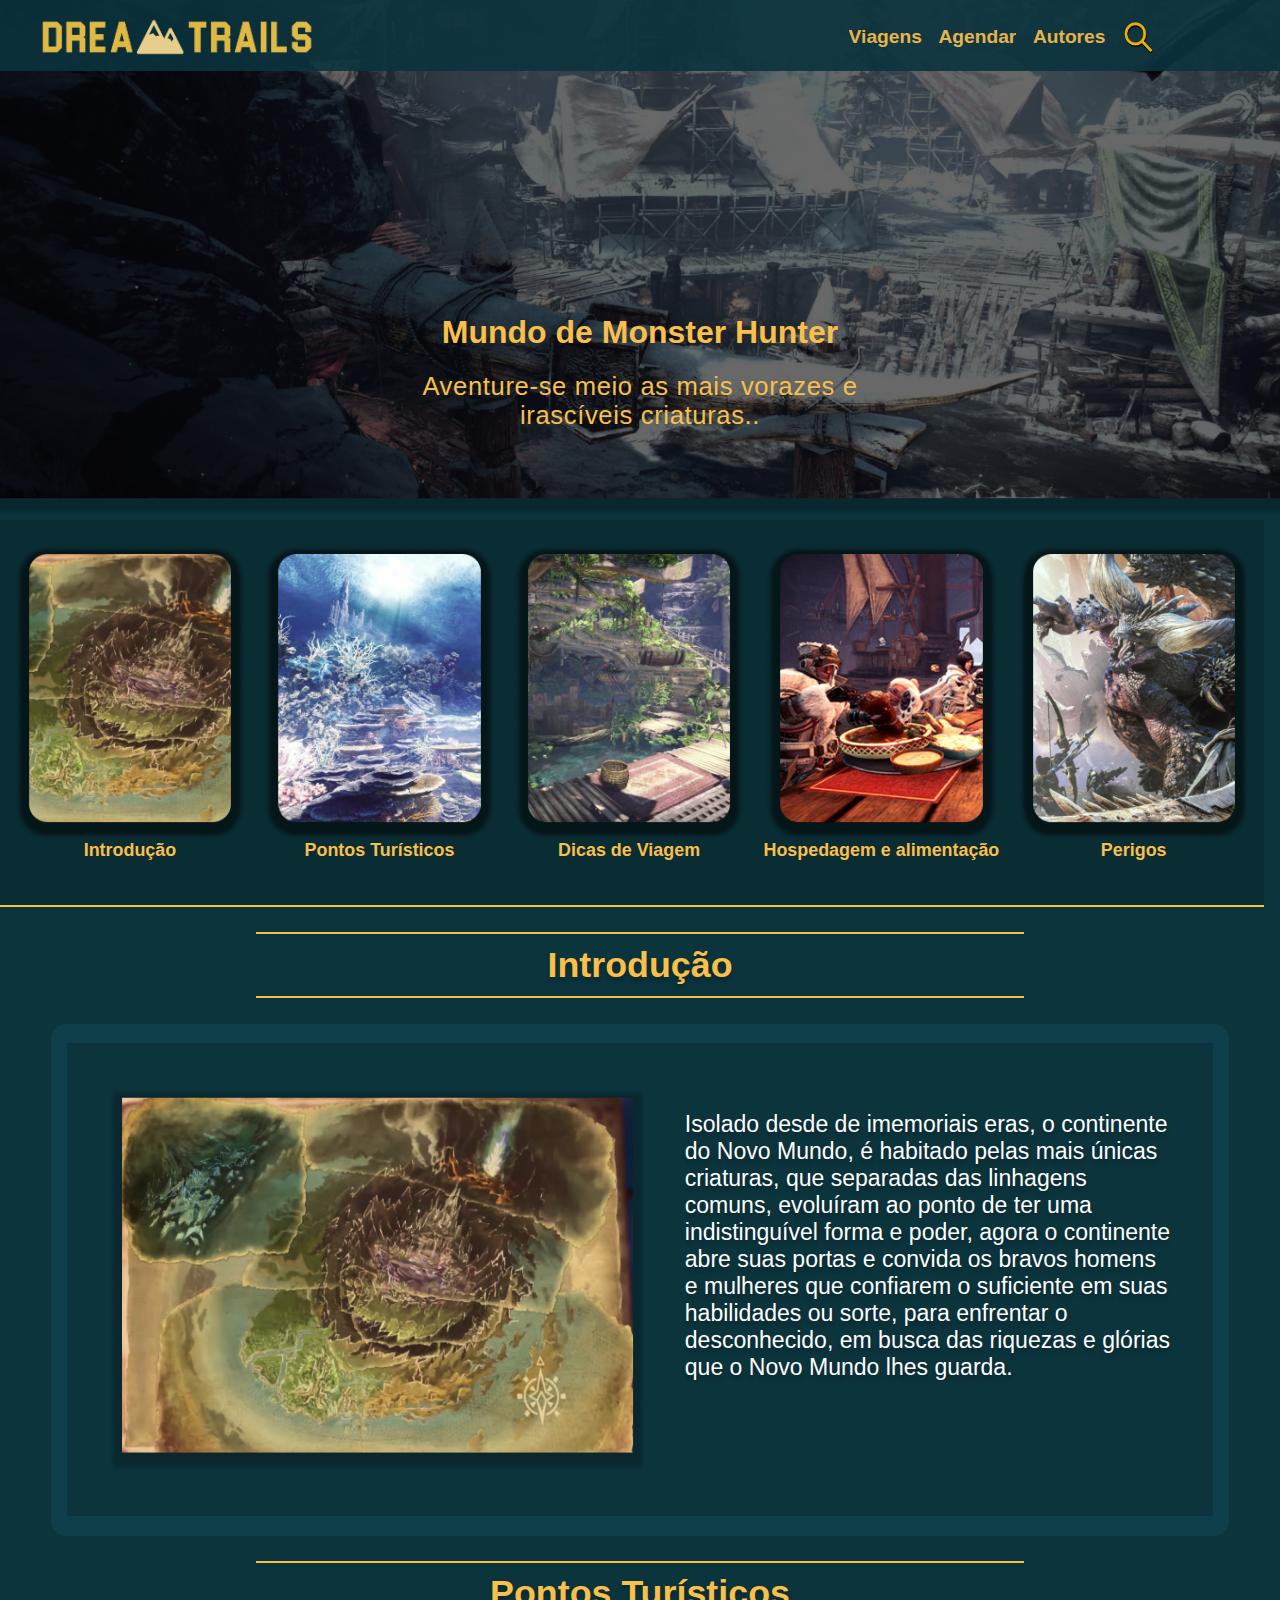
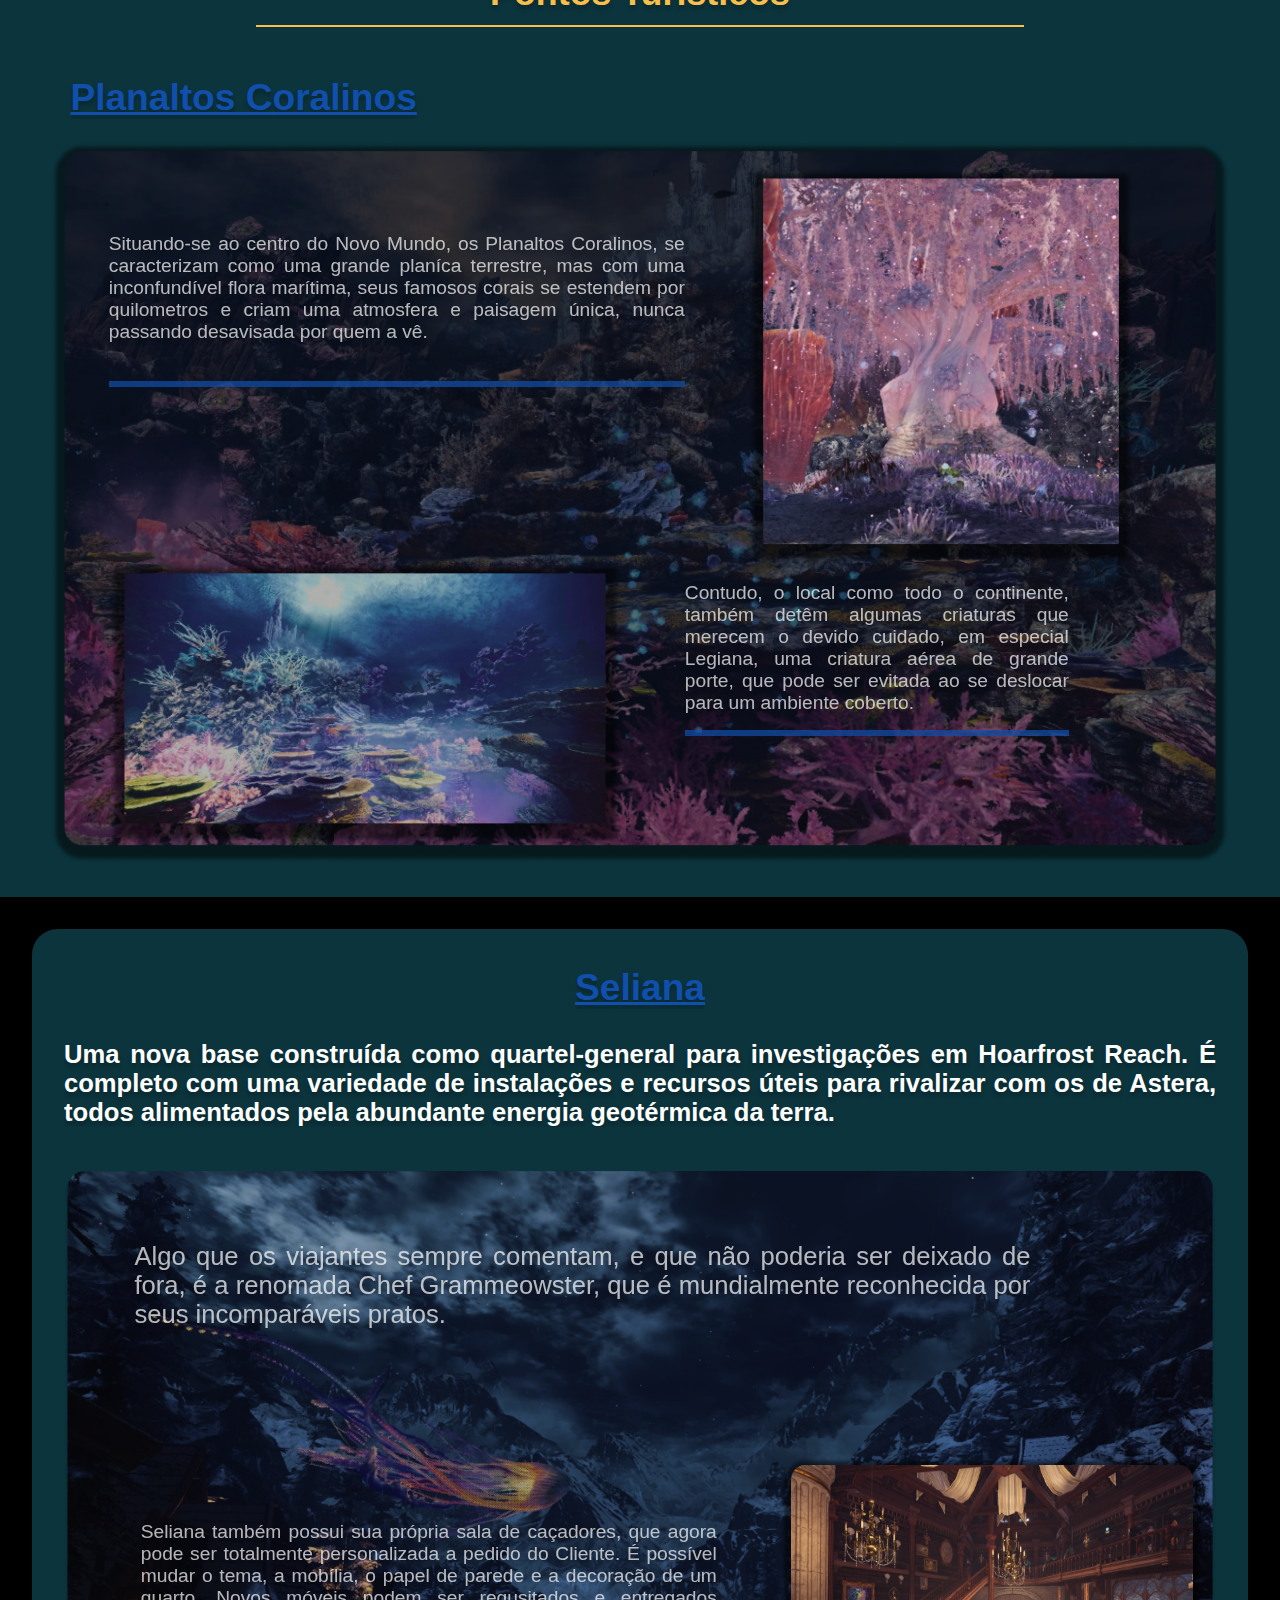
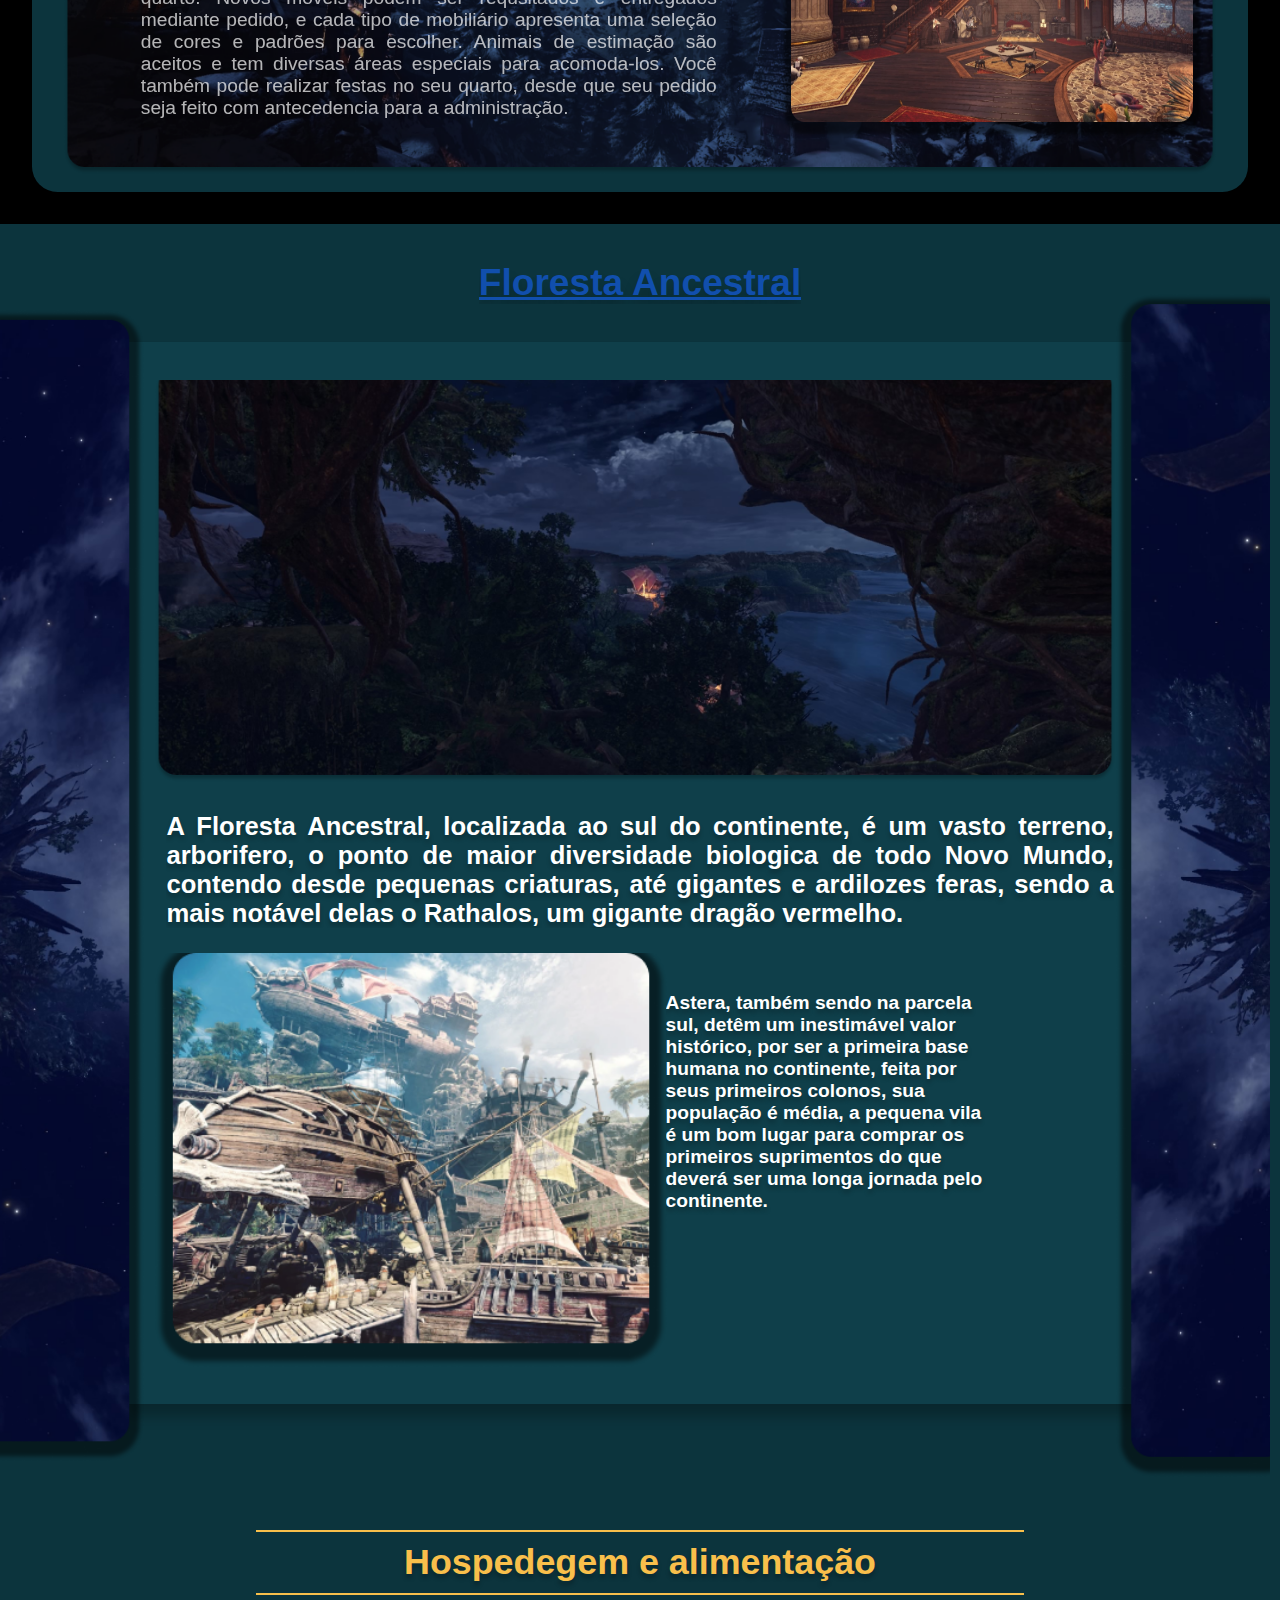
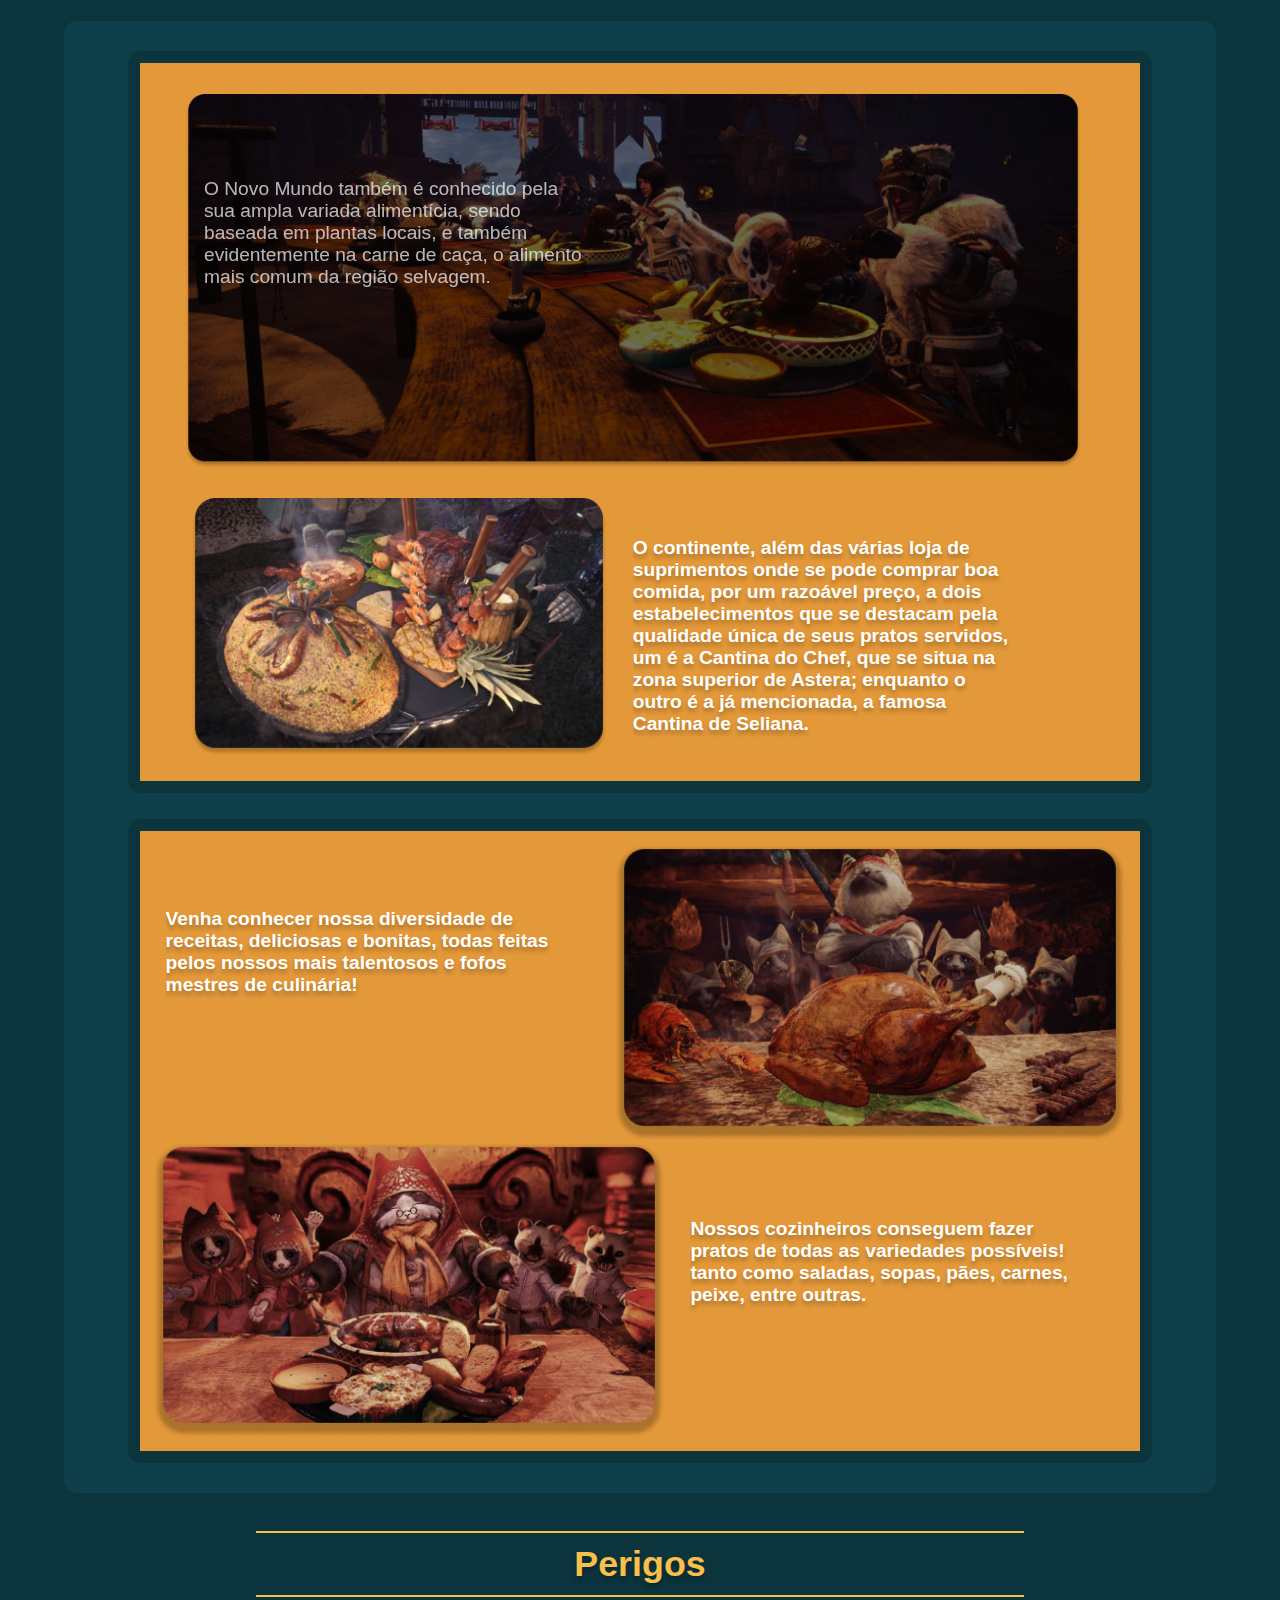
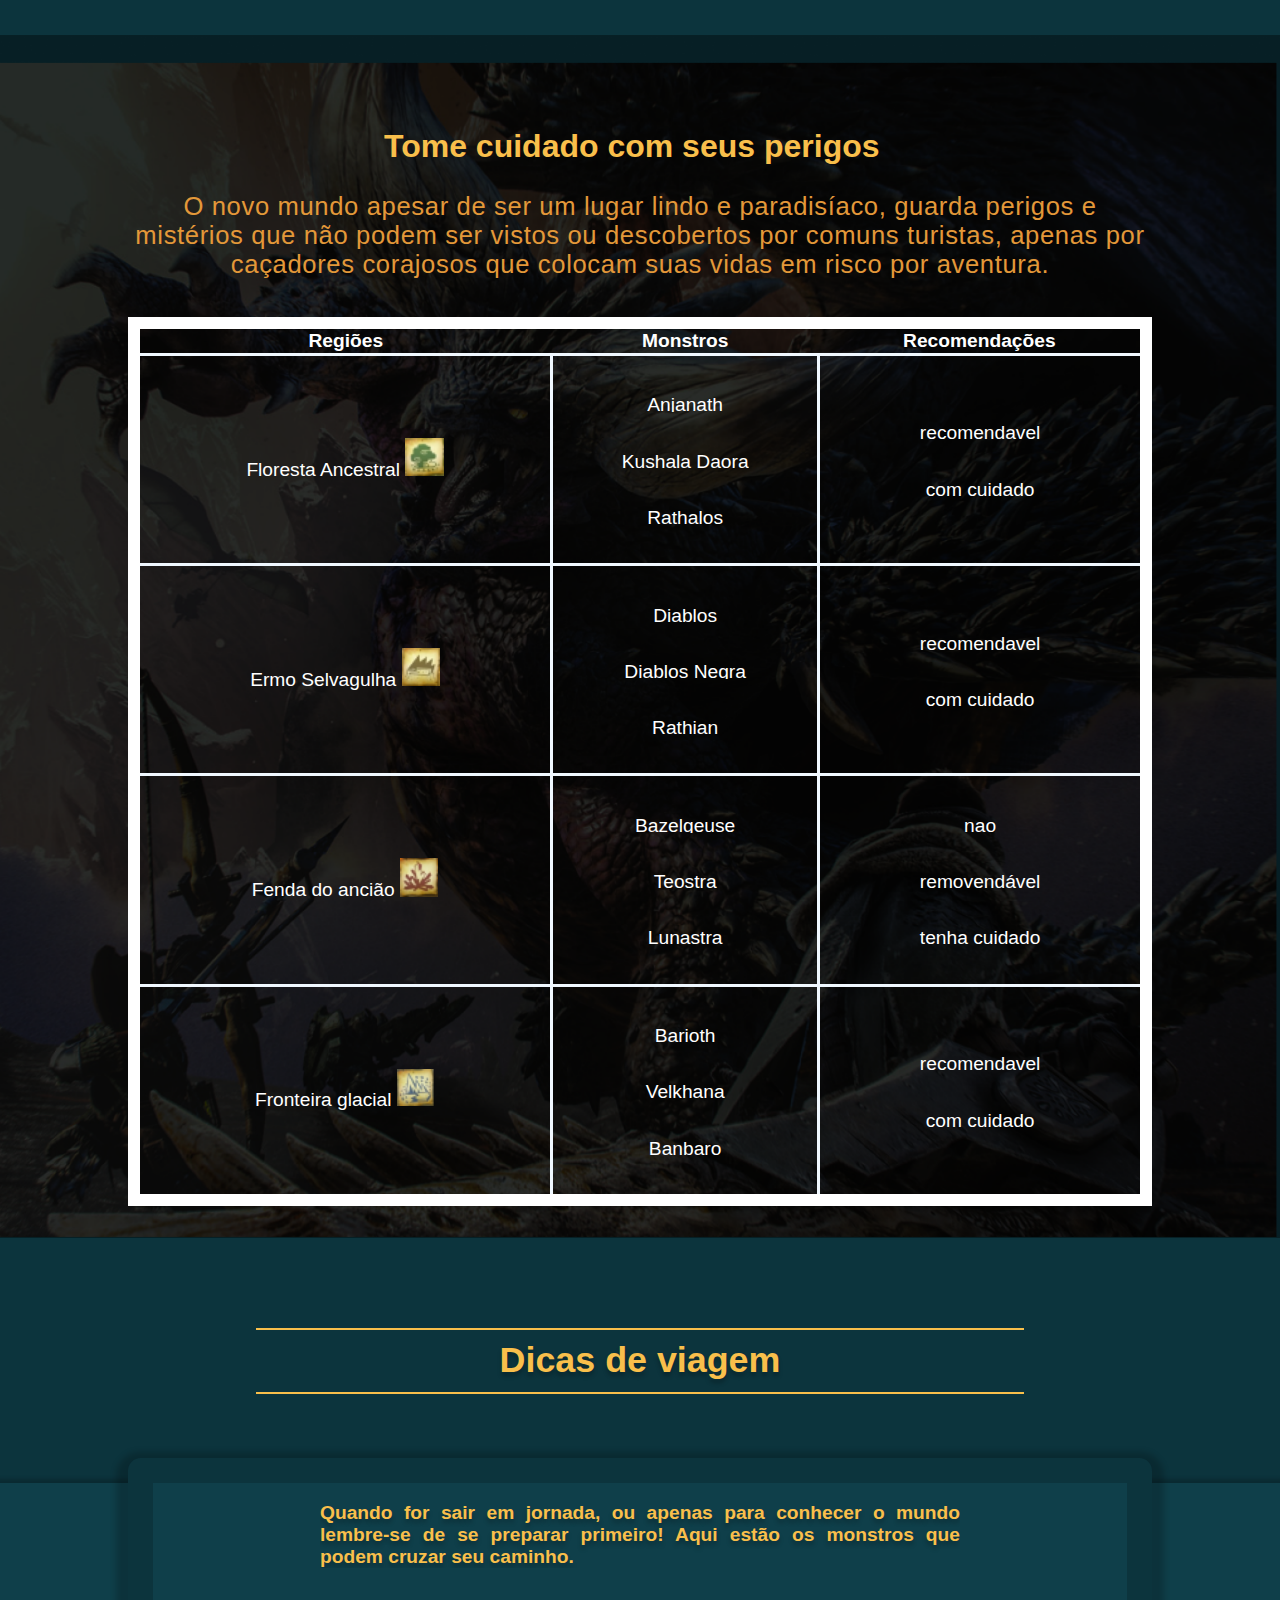
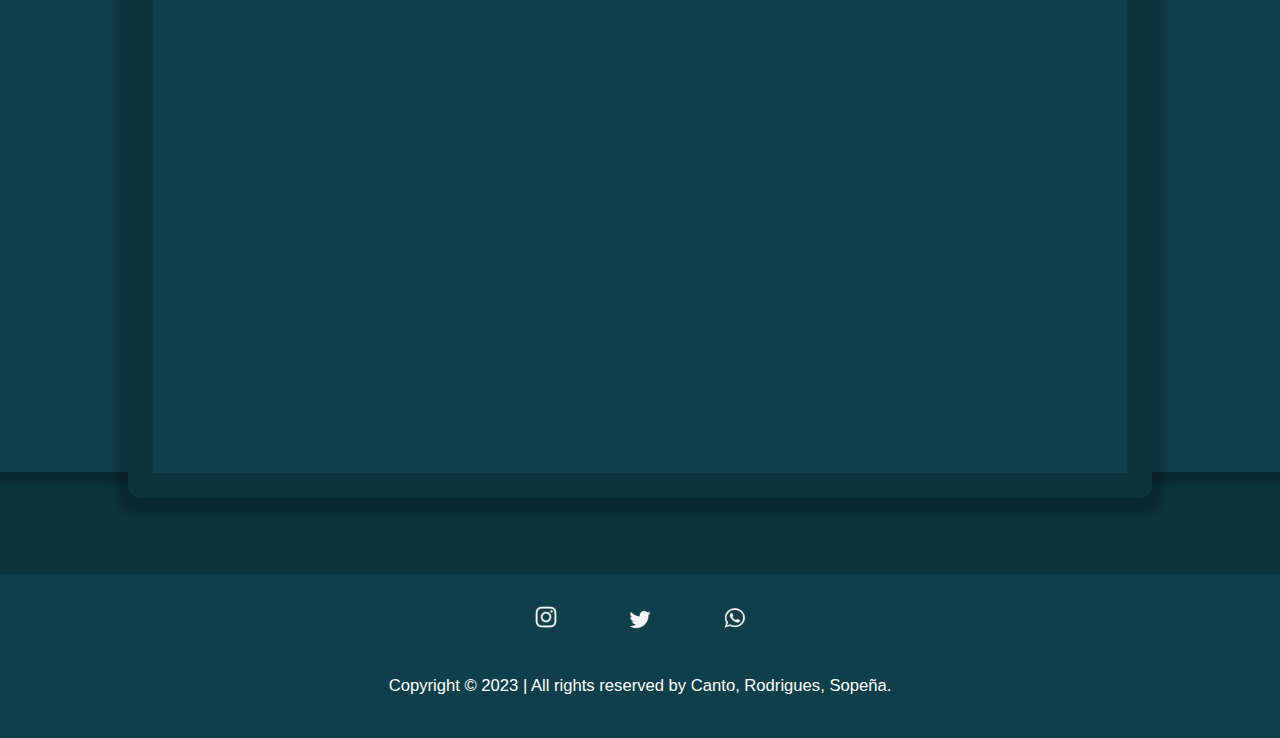
<file: Mpg/Páginas/MHW.html>
<!DOCTYPE html>
<html lang="pt-br">
<head>
    <meta charset="UTF-8">
    <meta http-equiv="X-UA-Compatible" content="IE=edge">
    <meta name="viewport" content="width=device-width, initial-scale=1.0">
    <link rel="stylesheet" href="Estilos/mhw.css">
    <link rel="icon" href="imgs/Pg_mhw/M_Title_Icon.png">
    <title>Mundo de Monster Hunter</title>
</head>
<body>
    <nav>
        <a href="../index.html"><img src="imgs/main/Dream_Trails_Logo.png" alt="LOGO" class="logo"></a>
        <a href=""><p>Viagens</p></a>
        <a href="Agendar.html"><p>Agendar</p></a>
        <a href=""><p>Autores</p></a>
        <img src="imgs/main/lupa.png" alt="Lupa" class="lupa">
      </nav>
    <div class="container">
        <header>
            <img src="imgs/Pg_mhw/banner.png" alt="Banner" class="banner">
            <div>
              <p class="">Mundo de Monster Hunter</p>
              <p>Aventure-se meio as mais vorazes e irascíveis criaturas..</p>
            </div>
        </header>
        <main>
            <div class="Navegação">
                <div class="caixas">
                    <a href="#Introdução">
                        <img src="imgs/Pg_mhw/Introdução.png" alt="">
                        <p class="titulo">Introdução</p>
                    </a>
                </div>
                <div class="caixas">
                    <a href="#Pontos_Turisticos">
                        <img src="imgs/Pg_mhw/Pontos_Turítiscos.png" alt="">
                        <p class="titulo">Pontos Turísticos</p>
                    </a>
                </div>
                <div class="caixas">
                    <a href="#Dicas_de_viagem">
                        <img src="imgs/Pg_mhw/Dicas_de_Viagem.png" alt="">
                        <p class="titulo">Dicas de Viagem</p>
                    </a>
                </div>
                <div class="caixas">
                    <a href="#Hospedagem_e_alimentacao">
                        <img src="imgs/Pg_mhw/Hospedegem_e_alimentação.png" alt="">
                        <p class="titulo">Hospedagem e alimentação</p>
                    </a>
                </div>
                <div class="caixas">
                    <a href="#Perigos">
                        <img src="imgs/Pg_mhw/Perigos.png" alt="">
                        <p class="titulo">Perigos</p>
                    </a>
                </div>
            </div>
            <div class="caixa1">
                <p class="Page_title" id="Introdução">Introdução</p>
                <div>
                    <div>
                        <img src="imgs/Pg_mhw/Mapa.png" alt="Mapa">
                        <p>
                            Isolado desde de imemoriais eras, o continente do Novo Mundo,
                            é habitado pelas mais únicas criaturas, que separadas das linhagens comuns, 
                            evoluíram ao ponto de ter uma indistinguível forma e poder, 
                            agora o continente abre suas portas e convida os bravos homens e  mulheres 
                            que confiarem o suficiente em suas habilidades ou sorte, para enfrentar o desconhecido, 
                            em busca das riquezas e glórias que o Novo Mundo lhes guarda. 
                        </p>
                    </div>
                </div>
            </div>
            <div class="caixa2">
                <p class="Page_title" id="Pontos_Turisticos">Pontos Turísticos</p>
                    <div class="caixa_1">
                        <div class="caixa2_2">
                            <p class="Sub_title">Planaltos Coralinos</p>
                                <div class="arvre">
                                    <p>Situando-se ao centro do Novo Mundo, os Planaltos Coralinos, 
                                       se caracterizam como uma grande planíca terrestre, mas com uma
                                       inconfundível flora marítima, seus famosos corais se estendem por
                                        quilometros e criam uma atmosfera e paisagem única, nunca passando 
                                        desavisada por quem a vê.
                                    </p>
                                    <img src="imgs/Pg_mhw/arvore.png" alt="arvore">
                                </div>
                                <div class="coral">
                                        <img src="imgs/Pg_mhw/coral.png" alt="coralzinho">
                                        <p>
                                            Contudo, o local como todo o continente, também detêm
                                            algumas criaturas que merecem o devido cuidado, em especial
                                            Legiana, uma criatura aérea de grande porte, que pode ser evitada
                                            ao se deslocar para um ambiente coberto. 
                                        </p>
                                </div>
                        </div>
                    </div>
            </div>
            <div class="caixa3">
                <div class="caixa1_seliana">
                    <p class="Seliana_title">Seliana</p>
                    <p class="Text_Seliana">           Uma nova base construída como quartel-general para investigações em 
                        Hoarfrost Reach. É completo com uma variedade de instalações 
                        e recursos úteis para rivalizar com os de Astera, todos alimentados pela abundante energia geotérmica da terra.


                    </p>
                    <div class="Seliana_Background">
                        <div class="Text_Seliana2">
                            <p>           Algo que os viajantes sempre comentam, e que não poderia ser deixado de fora, é a 
                                          renomada Chef Grammeowster, que é mundialmente reconhecida por seus incomparáveis pratos.
                            </p>
                        </div>
                        <div class="Seliana_Quarto">
                            <p>
                                Seliana também possui sua própria sala de caçadores, que agora pode ser totalmente personalizada a pedido do Cliente. É possível mudar o tema, 
                                a mobília, o papel de parede e a decoração de um quarto. Novos móveis podem ser requsitados 
                                e entregados mediante pedido, e cada tipo de mobiliário apresenta uma seleção de cores e 
                                padrões para escolher. Animais de estimação são aceitos e tem diversas áreas especiais para acomoda-los. 
                                Você também pode realizar festas no seu quarto, desde que seu pedido seja feito com antecedencia para a administração.
                            </p>
                            <img src="imgs/Pg_mhw/img_Quarto.png" alt="Foto do quarto">
                        </div>
                    </div>
                </div>
            </div>
            <div class="caixa4">
                <div class="fa_title">
                    <p>
                        Floresta Ancestral
                    </p>
                </div>
                <div class="fa">
                    <div class="fa_margin1">
                    </div>
                    <div class="fa_main">
                        <div class="fa_main1">
                            <img src="imgs/Pg_mhw/fa_main1.png" alt="foto1_floresta">
                            <p>
                                A Floresta Ancestral, localizada ao sul do continente, é um vasto terreno,
                                arborifero, o ponto de maior diversidade biologica de todo Novo Mundo,
                                contendo desde pequenas criaturas, até gigantes e ardilozes feras,
                                sendo a mais notável delas o Rathalos, um gigante dragão vermelho.
                            </p>
                        </div>
                        <div class="fa_main2">
                            <img src="imgs/Pg_mhw/fa_main2.png" alt="foto2_floresta">
                            <p>Astera, também sendo na parcela sul, detêm um inestimável valor histórico,
                               por ser a primeira base humana no continente, feita por seus primeiros colonos,
                               sua população é média, a pequena vila é um bom lugar para comprar os primeiros
                               suprimentos do que deverá ser uma longa jornada pelo continente.
                            </p>
                        </div>
                    </div>
                    <div class="fa_margin2">
                    </div>
                </div>
            </div>
            <div class="HeA">
                <p class="Page_title" id="Hospedagem_e_alimentacao">
                    Hospedegem e alimentação
                </p>
                <div class="HeA_caixa1">
                    <div class="HeA_main">   
                        <div class="HeA_main1">
                            <div class="HeA_main1_1">
                                <p> 
                                   O Novo Mundo também é conhecido pela sua ampla variada alimentícia, sendo baseada
                                   em plantas locais, e também evidentemente na carne de caça, o alimento mais comum
                                   da região selvagem.
                                </p>
                            </div>
                            <div class="HeA_main1_2">
                               <img src="imgs/Pg_mhw/food_1.png" alt="comida">
                               <p>
                                    O continente, além das várias loja de suprimentos onde se pode comprar boa comida,
                                    por um razoável preço, a dois estabelecimentos que se destacam pela qualidade única
                                    de seus pratos servidos, um é a Cantina do Chef, que se situa na zona superior de Astera;
                                    enquanto o outro é a já mencionada, a famosa Cantina de Seliana. 
                               </p>
                            </div>
                        </div>
                        <div class="HeA_main2">
                            <div class="HeA_main2_1">
                                <p>
                                    Venha conhecer nossa diversidade de receitas, 
                                    deliciosas e bonitas, todas feitas pelos nossos 
                                    mais talentosos e fofos mestres de culinária! 
                                </p>
                                <img src="imgs/Pg_mhw/food_ricardo_milos_1.png" alt="gatao">
                            </div>
                            <div class="HeA_main2_2">
                                <img src="imgs/Pg_mhw/food_vovo 1.png" alt="gatona">
                                <p>
                                    Nossos cozinheiros conseguem fazer pratos de todas as variedades 
                                    possíveis! tanto como saladas, 
                                    sopas, pães, 
                                    carnes, peixe, entre outras. 
                                </p>
                            </div>
                        </div>
                    </div>
                </div>
            </div>
            <div class="perigos">
                <p class="Page_title" id="Perigos">Perigos</p>
                <div class="perigos_caixa1">
                    <p class="perigostext1">
                        Tome cuidado com seus perigos
                    </p>
                    <p class="perigostext2">
                        O novo mundo apesar de ser um lugar lindo e paradisíaco, 
                        guarda perigos e mistérios que não podem ser vistos ou descobertos por comuns turistas, 
                        apenas por caçadores corajosos que colocam suas vidas em risco por aventura.  
                    </p>
                    <table>
                        <thead>
                            <tr>
                                <th>Regiões</th>
                                <th>Monstros</th>
                                <th>Recomendações</th>
                            </tr>
                        </thead>
                        <tbody>
                            <tr>
                                <td>Floresta Ancestral <img src="imgs/Pg_mhw/Monster-Hunter-World_-Iceborne_20191112015337_3.png" alt=""></td>
                                <td>
                                    <p>Anjanath</p>
                                    <p>Kushala Daora</p>
                                    <p>Rathalos</p>
                                </td>
                                <td>
                                    <p>recomendavel</p>
                                    <p>com cuidado</p>
                                </td>
                            </tr>
                            <tr>
                                <td>Ermo Selvagulha <img src="imgs/Pg_mhw/ermo.png" alt=""></td>
                                <td>
                                    <p>Diablos</p>
                                    <p>Diablos Negra</p>
                                    <p>Rathian</p>
                                </td>
                                <td>
                                    <p>recomendavel</p>
                                    <p>com cuidado</p>
                                </td>       
                            </tr>
                            <tr>
                                <td>Fenda do ancião <img src="imgs/Pg_mhw/feda.png" alt=""></td>
                                <td>
                                    <p>Bazelgeuse</p>
                                    <p>Teostra</p>
                                    <p>Lunastra</p>
                                </td>
                                <td>
                                    <p>nao</p>
                                    <p>removendável</p>
                                    <p>tenha cuidado</p>
                                </td>
                            </tr>
                            <tr>
                                <td>Fronteira glacial <img src="imgs/Pg_mhw/fronteira.png" alt=""></td>
                                <td>
                                    <p>Barioth</p>
                                    <p>Velkhana</p>
                                    <p>Banbaro</p>
                                </td>
                                <td>
                                    <p>recomendavel</p>
                                    <p>com cuidado</p>
                                </td>
                            </tr>
                        </tbody>
                        <tfoot>
                        </tfoot>
                    </table>
                </div>
            </div>
            <div class="bloco7">
                <p class="Page_title" id="Dicas_de_viagem">Dicas de viagem</p>
                <div class="Quadrado">
                    <div class="q2">
                        <div class="dicas">
                            <p>Quando for sair em jornada, ou apenas para conhecer o mundo lembre-se de se preparar primeiro! Aqui estão os monstros que podem cruzar seu caminho.</p>
                            <iframe class="video" width="560" height="315" src="https://www.youtube.com/embed/iK2UT801wbo" 
                            title="YouTube video player" frameborder="0" 
                            allow="accelerometer; autoplay; clipboard-write; encrypted-media; gyroscope; picture-in-picture; web-share" allowfullscreen></iframe>
                        </div>
                    </div>
                </div>
            </div>
        </main>
        <footer>
            <div>
              <img src="imgs/main/Intagram.png" alt="Instagram Symbol">
              <img src="imgs/main/Twitter.png" alt="Twitter Symbol">
              <img src="imgs/main/Whatsapp.png" alt="Whatsapp Symbol" class="whats">
            </div>
            <p class="palavra">Copyright © 2023 | All rights reserved by Canto, Rodrigues, Sopeña.</p>
          </footer>
    </div>
</body>
</html>
</file>
<file: Páginas/Estilos/termos.css>
body{
    margin: 0;
    padding: 0;
    background-color: #0C343D;
    color: white;
}

div{
    width: 50vw;
    margin: 0 auto;
}
</file>
<file: Páginas/Estilos/Form.css>
body{
  background-color: #0C343D;
  color: #F9BF4B;
  font-family: Arial, Helvetica, sans-serif ;
  margin: 0;
  padding: 0;
}
/*-------------------------------------------------------Nav-------------------------------------------------------------*/

nav{
  display: flex;
  flex-direction: row;
  position: fixed;
  background-color: #0C343D;
  opacity: 90%;
  width: 100%;
  margin-top: -6vw;
  z-index: 1;
}

nav a{
  text-decoration: none;
  color: #F9BF4B;
}

nav a:not(:last-child){
  margin-right: 1.3vw;
}

nav a:last-child{
  margin-right: 5vw;
  margin-left: 3vw;
}

nav a p{
  margin-top: 2vw;
  font-weight: bold;
  font-size: 1.5vw;
}

nav a p:hover{
  text-decoration: underline;
  color: #e39839;
}

nav .logo{
  margin-right: 40vw;
  margin-left: 3vw;
  margin-top: 1vw;
  width: 22vw;
}

nav .lupa{
  margin-top: 1.7vw;
  width: 2.5vw;
  height: 2.5vw;
  cursor: pointer;
}

nav .lupa:hover{
  width: 2.7vw;
  height: 2.7vw;
}

/*-------------------------------------------------------Form-------------------------------------------------------------*/


/*part1*/
.Agendar,.agora{
  margin: 1vw auto;
  width: 50vw;
  text-align: center;
}

.Agendar{
  margin-top: 6vw;
}

form{
  width: 27vw;
  margin:0 auto;
  display: flex;
  flex-direction: column;
  background-color: #08262c;
  font-size: 1.2vw;
}

fieldset{
  border: none;
}

.part1{
  display: block;
  margin-top: 1vw;
  border-bottom: 2px solid #e39839;
}

.part1 input{
  width: 97%;
  margin: 0.5vw 0;
}

/*part2*/

.part2{
  margin-top: 1vw;
  display: flex;
  flex-direction: column;
}

.part2 select{
  width: 100%;
  margin-top: 0.2vw;
}

.part2 label{
  margin-top: 0.5vw;
}

.part2 a{
  color: rgb(0, 75, 173);
}

.part2 #data{
  width: 97%;
}

#notificações{
margin-left: 0.75vw;
}
/*----------------------------------------------------Footer-------------------------------------------------------------*/

footer{
  grid-area: footer;
  display: flex;
  flex-direction: column;
  align-items: center;
  color: white;
  height: 10vw;
  background-color: #0f3f4a;
  margin-top: 1vw;
}

.whats{
  margin-bottom: 1.3vw;
}

footer img{
  margin-top: 2vw;
  margin-bottom: 2vw;
  cursor: pointer;
  width: 2vw;
}

footer img:not(:last-child){
  margin-right: 5vw
}

#Copyright{
  font-size: 1vw;
  margin: auto;
}
</file>
<file: Páginas/Estilos/mhw.css>
*{
  box-sizing: border-box;
  overflow-x: hidden;
  overflow:var()
}

body{
  margin: 0;
  padding: 0;
  font-family: Arial, Helvetica, sans-serif;
  background-color: #0C343D;
  color: white;
}

.container{
  display: grid;
  grid-template-columns: 1fr;
  grid-template-areas:
  "header"
  "main"
  "footer";
}

/*-------------------------------------------------------Nav-------------------------------------------------------------*/

nav{
  display: flex;
  flex-direction: row;
  position: fixed;
  background-color: #0C343D;
  opacity: 90%;
  width: 100%;
  z-index: 10;
}

nav a{
  text-decoration: none;
  color: #F9BF4B;
}

nav a:not(:last-child){
  margin-right: 1.3vw;
}

nav a:last-child{
  margin-right: 5vw;
  margin-left: 3vw;
}

nav a p{
  margin-top: 2vw;
  font-weight: bold;
  font-size: 1.5vw;
}

nav a p:hover{
  text-decoration: underline;
  color: #e39839;
}

nav .logo{
  margin-right: 40vw;
  margin-left: 3vw;
  margin-top: 1vw;
  width: 22vw;
}

nav .lupa{
  margin-top: 1.7vw;
  width: 2.5vw;
  height: 2.5vw;
  cursor: pointer;
}

nav .lupa:hover{
  width: 2.7vw;
  height: 2.7vw;
}

/*----------------------------------------------------Header-------------------------------------------------------------*/

header{
  grid-area: header;
}

.banner{
  width: 100%;
}

header div{
  position: absolute;
  color: #F9BF4B;
  top: 22vw;
  margin-left: 30vw;
  width: 40vw;
  text-align: center;
}

header div p:not(:last-child){
  font-weight: bold;
  font-size: 2.5vw;
  margin-bottom: -0.3vw;
}

header div p:last-child{
  font-size: 2vw ;
  font-weight:lighter;
  letter-spacing: 0.05vw;
}

/*----------------------------------------------------Main---------------------------------------------------------------*/

main{
  grid-area: main;
}

.Navegação{
  display: flex;
  justify-content: center;
  width: 98.72vw;
  text-align: center;
  overflow: hidden;
  background-color: #0A2C33;
  padding: 2vw 0;
  border-bottom: 0.2vw solid #F9BF4B ;
}

.Navegação a{
  color: #F9BF4B;
  text-decoration: none;
}

.Navegação .caixas:not(:last-child){
  margin-right: 1.5vw;
}

.Navegação .caixas a p{
  font-weight: bold;
  font-size: 1.4vw;
  margin-top: -0.25vw;
}

.Navegação .caixas a img{
  width: 18vw;
  height: 23vw;
}

.Navegação .caixas a img:hover{
  margin: -0.5vw;
  width: 19vw;
  height: 24vw;
  transition: 0.5s;
}

/* Caixa1 */

.caixa1{
  text-align: center;
  display: flex;
  flex-direction: column;
  justify-content: center;
  align-items: center;
}

.Page_title{
  color: #F9BF4B;
  border-top: 0.2vw solid #F9BF4B ;
  border-bottom: 0.2vw  solid #F9BF4B;
  border-style: 1px solid black;
  width: 60vw;
  padding: 0.8vw;
  margin: 2vw 0;
  font-weight: bold;
  font-size:2.8vw;
  text-shadow: 0px 4px 4px rgba(0, 0, 0, 0.25);
}

.caixa1 div {
  display: flex;
  text-align: left;
  background-color: #0F3F4A;
  width: 92vw;
  height: 40vw;
  align-items: center;
  justify-content: center;
  border-radius: 1.2vw;
}

.caixa1 div div{
  display: flex;
  text-align: left;
  background-color: #0C343D;
  width: 89.5vw;
  height: 37vw;
  border-radius: 0;
}

.caixa1 div div p{
  width: 38vw;
  color: #dddfdf;
  font-family: 'Lucida Sans', 'Lucida Sans Regular', 'Lucida Grande', 'Lucida Sans Unicode', Geneva, Verdana, sans-serif;
  margin-left: 3vw;
  margin-bottom: 7vw;
  font-size: 1.55vw ;
  font-weight: bold;
  text-shadow: 0px 4px 4px rgba(0, 0, 0, 0.25);
}

.caixa1 div div img{
  width: 42vw;
  height: 30vw;
}

/* 2 */

.Sub_title{
position: absolute;
color: #75bff0;
font-family: 'Bahnschrift', sans-serif;
font-size: 2.9vw;
font-weight: bolder;
margin-top: -56vw;
margin-left: 2vw;
text-shadow: 0px 4px 4px rgba(0, 0, 0, 0.25);
}
.caixa2{
text-align: center;
display: flex;
flex-direction: column;
justify-content: center;
align-items: center;  
}

.caixa2_1{
display: flex;
align-items: center;
background-color: #0F3F4A;
width: 97vw;
height: 70vw;
justify-content: center;
border-radius: 1vw;
margin-bottom: 2vw;
}
.caixa2_2{
display: flex;
flex-direction: column;
background-color: #0C343D;
width: 93vw;
height: 66vw;
justify-content: center;
justify-items: center;
background-image: url("../imgs/Pg_mhw/planaltos_background.png");
background-repeat: no-repeat;
background-size: 92vw;
background-position: center 7vw ;
background-position: vw;
margin-bottom: vw;
}
.arvre{
margin-top: 5vw;
display: flex;
flex-direction: row;
}
.arvre p{
border-bottom: 0.5vw solid #114FAD;
width: 45vw;
height: 12vw;
text-align:justify;
margin-left: 5vw;
margin-right: 5vw;
margin-top: 5vw;
font-size: 1.4vw ;
font-weight: bold;
font-family: 'Lucida Sans', 'Lucida Sans Regular', 'Lucida Grande', 'Lucida Sans Unicode', Geneva, Verdana, sans-serif;
opacity: 70%;
text-shadow: 0px 4px 4px rgba(0, 0, 0, 0.25);
}
.arvre img{
width: 30vw;
}
.coral{
margin-top: 0vw;
display: flex;
flex-direction: row;
justify-content: center;
}
.coral p{
width: 30vw;
border-bottom: 0.5vw solid #114FAD;;
height: 14vw;
text-align: justify;
margin-left: 5vw;
font-size: 1.4vw ;
font-weight: bold;
font-family: 'Lucida Sans', 'Lucida Sans Regular', 'Lucida Grande', 'Lucida Sans Unicode', Geneva, Verdana, sans-serif;
opacity: 70%;
text-shadow: 0px 4px 4px rgba(0, 0, 0, 0.25);
}
.coral img{
width: 40vw;
margin-left: -8vw;
}


/*bloco 3*/


.caixa3{
display: flex;
justify-content: center;
background-color: black;
}
.caixa1_seliana{
display: flex;
flex-direction: column;
background-color: #0C343D;
width: 95vw;
margin-top: 2.5vw;
border-radius: 2vw;
margin-bottom: 2.5vw;
}
.Seliana_title{
color: #75bff0;
font-family: 'Bahnschrift', sans-serif;
font-size: 2.9vw;
font-weight: bolder;
margin-left: auto;
margin-right: auto;
text-shadow: 0px 4px 4px rgba(0, 0, 0, 0.25);
}
.Text_Seliana{
width: 90vw;
margin-top: -0.5vw;
margin-left: auto;
margin-right: auto;
text-align: justify;
font-size: 1.6vw ;
color: #dddfdf;
font-weight: bold;
font-family: 'Lucida Sans', 'Lucida Sans Regular', 'Lucida Grande', 'Lucida Sans Unicode', Geneva, Verdana, sans-serif;
text-shadow: 0px 4px 4px rgba(0, 0, 0, 0.25);
}
.Seliana_Background{
height: 50vw;
background-image: url("../imgs/Pg_mhw/Seliana_background.png");
background-repeat: no-repeat;
background-size: 90vw;
background-position: center;
display: flex;
flex-direction: column;
}
.Text_Seliana2{
width: 70vw;
text-align:justify;
margin-left: 8vw;
margin-right: 8vw;
margin-top: 5vw;
font-size: 1.6vw ;
font-weight: bold;
font-family: 'Lucida Sans', 'Lucida Sans Regular', 'Lucida Grande', 'Lucida Sans Unicode', Geneva, Verdana, sans-serif;
opacity: 70%;
text-shadow: 0px 4px 4px rgba(0, 0, 0, 0.25);
}
.Seliana_Quarto{
margin-top: 8vw;
display: flex;
flex-direction: row;
justify-content: center;
}
.Seliana_Quarto p{
width: 45vw;
text-align:justify;
margin-left: 5vw;
margin-right: 5vw;
margin-top: 5vw;
font-size: 1.4vw ;
font-weight: bold;
font-family: 'Lucida Sans', 'Lucida Sans Regular', 'Lucida Grande', 'Lucida Sans Unicode', Geneva, Verdana, sans-serif;
opacity: 70%;
text-shadow: 0vw 1vw 1vw rgba(0, 0, 0, 0.25);
}
.Seliana_Quarto img{
width: 33vw;
}

/*caixa4*/

.caixa4{
display: flex;
flex-direction: column;
height: 100vw;
}
.fa_title{
color: #75bff0;
font-family: 'Bahnschrift', sans-serif;
font-size: 2.9vw;
font-weight: bolder;
margin-left: auto;
margin-right: auto;
text-shadow: 0vw 1vw 1vw rgba(0, 0, 0, 0.25);
}
.fa{
display: flex;
flex-direction: row;
margin-top: -5vw;
}
.fa_main{
display: flex;
flex-direction: column;
position: absolute;
width: 80vw;
height: 83vw;
background-color: #0F3F4A;
box-shadow: 0vw 1vw 1vw rgba(0, 0, 0, 0.25);
z-index: 4;
margin-left: 10vw;
margin-right: 10vw;
margin-top: 5vw;
}

.fa_margin1{
background-image: url("../imgs/Pg_mhw/fa_margin1.png");
background-repeat: no-repeat;
background-position: center;
background-size: 14vw;
width: 17vw;
height: 95vw;
z-index: 5;
margin-left: -4.2vw;
}
.fa_margin2{
background-image: url("../imgs/Pg_mhw/fa_margin2.png");
background-repeat: no-repeat;
background-position: 5vw;
background-size: 14vw;
width: 17vw;
height: 95vw;
z-index: 5;
margin-left: 69.4vw;
}

.fa_main1{
margin-top: 3vw;
}
.fa_main1 img{
width: 75vw;
margin-left: 2.1vw;
margin-top: -1vw;
}
.fa_main1 p{
width: 74vw;
margin-left:2.1vw ;
margin-left: auto;
margin-right: auto;
text-align: justify;
font-size: 1.4vw ;
color: #dddfdf;
font-weight: bold;
font-family: 'Lucida Sans', 'Lucida Sans Regular', 'Lucida Grande', 'Lucida Sans Unicode', Geneva, Verdana, sans-serif;
text-shadow: 0px 4px 4px rgba(0, 0, 0, 0.25);
}

.fa_main2{
display: flex;
flex-direction: row;
}
.fa_main2 img{
width: 40vw;
margin-left: 2.1vw;
margin-top: -1vw;
}
.fa_main2 p{
width: 25vw;
margin-left:2.1vw ;
margin-top: 3vw;
margin-left: -0.1vw;
text-align: left;
font-size: 1.5vw ;
color: #dddfdf;
font-weight: bold;
font-family: 'Lucida Sans', 'Lucida Sans Regular', 'Lucida Grande', 'Lucida Sans Unicode', Geneva, Verdana, sans-serif;
text-shadow: 0px 4px 4px rgba(0, 0, 0, 0.25);
}
/*Hospedagem e alimentação*/
.HeA{
display: flex;
flex-direction: column;
align-items: center;
text-align: center;
}
.HeA_caixa1{
background-color: #0F3F4A;
height: 115vw;
width: 90%;
display: flex;
flex-direction: row;
align-items: center;
justify-content: center;
border-radius: 1vw;

}
.HeA_main{
display: flex;
flex-direction: column;
width: 80vw;
margin-top: -vw;
}
.HeA_main1{
display: flex;
flex-direction: column;
background-color: #E39839;
border: 1vw solid#0C343D;
border-radius: 1vw;

}
.HeA_main1_1{
margin-top: -8vw;
width: 100vw;
height: 50vw;
background-image: url(../imgs/Pg_mhw/background_food.png);
background-repeat: no-repeat;
background-position:3.5vw;
background-size: 70vw;

}
.HeA_main1_1 p{
text-align: left;
width: 30vw;
font-size: 1.5vw ;
font-weight: bold;
font-family: 'Lucida Sans', 'Lucida Sans Regular', 'Lucida Grande', 'Lucida Sans Unicode', Geneva, Verdana, sans-serif;
opacity: 70%;
margin-top: 17vw;
margin-left: 5vw;
text-shadow: 0vw 1vw 1vw rgba(0, 0, 0, 0.25);
}
.HeA_main1_2{
padding-bottom: 2vw;
margin-top: -10vw;
display: flex;
flex-direction: row;
}
.HeA_main1_2 img{
width: 32.5vw;
margin-left: 4vw;
margin-top: 2vw;
}
.HeA_main1_2 p{
margin-left: 2vw;
text-align: left;
font-size: 1.4vw ;
font-weight: bold;
font-family: 'Lucida Sans', 'Lucida Sans Regular', 'Lucida Grande', 'Lucida Sans Unicode', Geneva, Verdana, sans-serif;
text-shadow: 0px 4px 4px rgba(0, 0, 0, 0.25);
width: 30vw;
color: #dddfdf;
margin-top: 5vw;
}

.HeA_main2{
margin-top: 2vw;
display: flex;
flex-direction: column;
background-color: #E39839;
border: 1vw solid #0C343D;
border-radius: 1vw;
}
.HeA_main2_1{
display: flex;
flex-direction: row;
}
.HeA_main2_1 img{
width: 40vw;
margin-top: 1vw;
margin-left: 5vw;
}
.HeA_main2_1 p{
margin-left: 2vw;
text-align: left;
font-size: 1.5vw ;
font-weight: bold;
color: #dddfdf;
font-family: 'Lucida Sans', 'Lucida Sans Regular', 'Lucida Grande', 'Lucida Sans Unicode', Geneva, Verdana, sans-serif;
text-shadow: 0px 4px 4px rgba(0, 0, 0, 0.25);
width: 30vw;
margin-top: 6vw;
}
.HeA_main2_2{
display: flex;
flex-direction: row;
}
.HeA_main2_2 img{
width: 40vw;
margin-bottom: 1vw;
margin-left: 1vw;
}
.HeA_main2_2 p{
margin-top: 6vw;
margin-left: 2vw;
color: #dddfdf;
font-family: 'Lucida Sans', 'Lucida Sans Regular', 'Lucida Grande', 'Lucida Sans Unicode', Geneva, Verdana, sans-serif;
text-align: left;
font-size: 1.5vw ;
font-weight: bold;
text-shadow: 0px 4px 4px rgba(0, 0, 0, 0.25);
width: 30vw;
}

/*perigos*/

.perigos{
display: flex;
flex-direction: column;
align-items: center;
text-align: center;
}
.perigos p{
margin-top: 3vw;
margin-bottom: 3vw;

}
.perigos_caixa1{
height: 94vw;
width: 100%;
background-color: #0F3F4A;
background-image: url("../imgs/Pg_mhw/background_perigos.png");
background-repeat: no-repeat;
background-position: center;
background-size: 100vw;
display: flex;
flex-direction: column;
overflow: hidden;
}
.perigostext1{
position: absolute;
color: #F9BF4B;
font-weight: bold;
font-size: 2.5vw;
margin-bottom: -0.3vw;
top: 507vw;
margin-left: 30vw;
}
.perigostext2{
position: absolute;
width: 80vw;
color: #E39839;
font-size: 2vw ;
font-weight:lighter;
letter-spacing: 0.05vw;
margin-left: 10vw;
margin-right: 10vw;
top: 512vw;
}
table{
border-collapse: collapse;
border: solid 1vw;
width: 80vw;
height: 10;
margin-top: 22vw;
margin-left: auto;
margin-right: auto;
margin-bottom: 3vw;
font-size: 1.5vw;
overflow: hidden;
}
td{
border: solid aliceblue;
padding: 0vw;
}
tbody  p{
font-size: 1.5vw;
overflow: hidden;
width: 10vw;
height: 1.4vw;
margin-top: 0;
margin-bottom:0;
padding-bottom: 1;
margin-left: auto;
margin-right: auto;
}
tbody img{
width: 3vw;
}

/*Dicas*/
.bloco7{
display: flex;
flex-direction: column;
justify-content: center;
align-items: center;
text-align: center;
margin-top: 5vw;
margin-bottom: 3vw;
}

.q2{
overflow: visible;
background-color: #0F3F4A;
width: 100vw;
height: 46vw;
margin-top: 5vw;
display: flex;
justify-content: center;
align-items: center;
margin-bottom: 5vw;
box-shadow: 0 0.3vw 0.3vw 0.6vw rgba(0, 0, 0, 0.200);
}
.dicas{
overflow: hidden;
margin-left: auto;
margin-right: auto;
background-color: #0F3F4A;
border: solid #0C343D 2vw;
border-radius: 1vw;
width: 80vw;
height: 50vw;
box-shadow: 0 0.5vw 0.5vw 0.9vw rgba(0, 0, 0, 0.200);
}
.dicas p{
margin-left: auto;
margin-right: auto;
text-align: justify;
font-size: 1.5vw;
font-weight: bold;
text-shadow: 0px 4px 4px rgba(0, 0, 0, 0.25);
width: 50vw;
color: #dddfdf;
font-family: 'Lucida Sans', 'Lucida Sans Regular', 'Lucida Grande', 'Lucida Sans Unicode', Geneva, Verdana, sans-serif;
}
.video{
width: 60VW;
height: 30VW;
}

/*footer*/

footer{
grid-area: footer;
display: flex;
flex-direction: column;
align-items: center;
color: white;
padding: 2vw;
background-color: #0F3F4A;
}

.whats{
margin-bottom: 1.5vw;
}

footer img{
margin-bottom: 2vw;
cursor: pointer;
width: 2vw;
}

footer img:not(:last-child){
margin-right: 5vw
}
.palavra{
font-size: 1.3vw;
}
  #Copyright{
    margin: auto;
    font-size: 1.5vw;
}
</file>
<file: Páginas/Estilos/Paginas.css>
*{
    box-sizing: border-box;
  }

body{
    margin: 0;
    padding: 0;
    font-family: Arial, Helvetica, sans-serif;
    background-color: #0C343D;
    color: white;
}

.container{
    display: grid;
    grid-template-columns: 1fr;
    grid-template-areas:
    "header"
    "main"
    "footer";
  }

/*-------------------------------------------------------Nav-------------------------------------------------------------*/

nav{
    display: flex;
    flex-direction: row;
    position: fixed;
    background-color: #0C343D;
    opacity: 90%;
    width: 100%;
    z-index: 1;
  }
  
  nav a{
    text-decoration: none;
    color: #F9BF4B;
  }
  
  nav a:not(:last-child){
    margin-right: 1.3vw;
  }
  
  nav a:last-child{
    margin-right: 5vw;
    margin-left: 3vw;
  }
  
  nav a p{
    margin-top: 2vw;
    font-weight: bold;
    font-size: 1.5vw;
  }
  
  nav a p:hover{
    text-decoration: underline;
    color: #e39839;
  }
  
  nav .logo{
    margin-right: 40vw;
    margin-left: 3vw;
    margin-top: 1vw;
    width: 22vw;
  }

  nav .lupa{
    margin-top: 1.7vw;
    width: 2.5vw;
    height: 2.5vw;
    cursor: pointer;
  }

  nav .lupa:hover{
    width: 2.7vw;
    height: 2.7vw;
  }

/*----------------------------------------------------Header-------------------------------------------------------------*/

  header{
    grid-area: header;
  }
  
  .banner{
    width: 100%;
  }
  
  header div{
    position: absolute;
    color: #F9BF4B;
    top: 22vw;
    margin-left: 30vw;
    width: 40vw;
    text-align: center;
  }
  
  header div p:not(:last-child){
    font-weight: bold;
    font-size: 2.5vw;
    margin-bottom: -0.3vw;
  }
  
  header div p:last-child{
    font-size: 2vw ;
    font-weight:lighter;
    letter-spacing: 0.05vw;
  }

/*----------------------------------------------------Main---------------------------------------------------------------*/

main{
    grid-area: main;
    overflow: hidden;
}

.Navegação{
    display: flex;
    justify-content: center;
    width: 100%;
    text-align: center; 
    overflow: hidden;
    background-color: #0A2C33;
    padding: 2vw 0;
    border-bottom: 0.2vw solid #F9BF4B ;
}

.titulo{
    font-size: 1.4vw;
}

.Navegação a{
    color: #F9BF4B;
    text-decoration: none;
}

.Navegação .caixas:not(:last-child){
    margin-right: 1.5vw;
}

.Navegação .caixas a p{
    font-weight: bold;
    margin-top: -0.25vw;
}

.Navegação .caixas a img{
    width: 18vw;
    height: 23vw;
}

.Navegação .caixas a img:hover{
    margin: -0.5vw;
    width: 19vw;
    height: 24vw;
    transition: 0.5s;
}

/*----------------------------------------------------- Bloco1 ----------------------------------------------------------*/

.bloco1{
    text-align: center;
    display: flex;
    flex-direction: column;
    justify-content: center;
    align-items: center;
}

.Page_title{
    color: #F9BF4B;
    border-top: 0.2vw solid #F9BF4B ;
    border-bottom: 0.2vw  solid #F9BF4B;
    border-style: 1px solid black;
    text-shadow: 0 0.15vw rgba(0, 0, 0, 0.24);
    width: 60vw;
    padding: 0.8vw;
    margin: 2vw 0;
    font-weight: bold;
    font-size:2.8vw;
    text-align: center;
}

.bloco1 div {
    display: flex;
    text-align: left;
    background-color: #0F3F4A;
    width: 92vw;
    height: 40vw;
    align-items: center;
    justify-content: center;
    border-radius: 1.2vw;
}

.bloco1 div div{
    display: flex;
    text-align: left;
    background-color: #0C343D;
    width: 89.5vw;
    height: 37vw;
    border-radius: 0;
}

.bloco1 div div p{
    width: 38vw;
    margin-left: 3vw;
    margin-bottom: 7vw;
    font-size: 1.8vw ;
    font-weight: normal;
}

.bloco1 div div img{
    width: 42vw;
    height: 30vw;
}

/*----------------------------------------------------- Bloco2 ----------------------------------------------------------*/

.bloco2{
    text-align: center;
    display: flex;
    flex-direction: column;
    justify-content: center;
    align-items: center;
}

.bloco2 div{
    display: flex;
    background-color: #0F3F4A;
    width: 97vw;
    height: 65vw;
    align-items: center;
    justify-content: center;
    border-radius: 1vw;
}

.bloco2 div div {
    display: flex;
    background-color: #0C343D;
    width: 94vw;
    height: 62vw;
    border-radius: 0;
}

.Estatua_Azura{
    width: 25vw;
    height: 65vw;
    margin-left: 1vw;
    padding-bottom: 2.5vw;
    padding-top: 5.8vw;
}

.bloco2 div div div{
    display: flex;
    flex-direction: column;
}

.Desenho_Azura{
    width: 30vw;
    align-self:flex-end;
    margin-right: 4vw;
}

.blc_2Text, .blc_2Text2 , .blc_2Text3{
    align-self: flex-start;
    width: 50vw;
    border-bottom: 0.3vw solid #114FAD;
    text-align: left;
    font-weight:  100px;
    font-size: 1.5vw;
    letter-spacing: 0.09vw;
    margin-left: 2vw;
}

.blc_2Text{
    margin-top: 10vw;
}

.blc_2Text2{
    position: absolute;
    width: 30vw;
    top: 155vw;
}

.blc_2Text3{
    width: 64vw;
    margin-top: 2vw;
    margin-bottom: 8vw;
}

.Sub_title{
    color: #114FAD;
    text-decoration: underline;
    font-size: 2.9vw;
    font-weight: bold;
}

.bloco2 div div .Sub_title{
    position: absolute;
    top: 126vw;
    left: 8vw;
    color: #114FAD;
    text-decoration: underline;
    font-size: 2.9vw;
    font-weight: bold;
}

/*----------------------------------------------------- Bloco3 ----------------------------------------------------------*/

.bloco3{
    background-color: black;
    display: flex;
    flex-direction: column;
    align-items: center;
    text-align: center;
    height: 62.5vw;
    padding-top: 2.5vw;
    padding-bottom: 68vw;
}

.bloco3 .quadro{
    background-color: #0C343D;
    display: flex;
    flex-direction: column;
    align-items: center;
    width: 96vw;
    height: 60vw;
    border-radius: 1vw;
    padding-bottom: 66vw;
}

.quadro #descrição{
    font-weight: bold;
    font-size: 2vw;
    display: flex;
    width: 90vw;
    text-align:left;
    text-indent: 7.5vw;
    margin-top: 0;
}

.back_img{
    background-image: url("../imgs/Pg_Skyrim/Blackreach_back.png");
    background-repeat: no-repeat;
    background-size: cover;
    border-radius: 1vw;
    margin: 0 2vw;
    display: flex;
    flex-direction: column;
    justify-content: center;
    align-items: center;
    text-align: center;
}

.back_img p{
    font-size: 2vw;
    font-weight: bold;
    width: 76vw;
    margin-left: 5vw;
    text-align: left;
    text-indent: 6vw;
    opacity: 70%;
}

.back_img div{
    display: flex;
    justify-content: center;
    align-items: center;
    padding-bottom: 5vw;
}

.back_img div p{
    width: 36vw;
    text-indent: 0;
    margin-right: 15vw;
    margin-left: 1vw;
}

.back_img div img{
    width: 40vw;
}

/*----------------------------------------------------- Bloco4 ----------------------------------------------------------*/

.bloco4{
    display: flex;
    flex-direction: column;
}

.bloco4 .Quadrado{
    display: flex;
    flex-direction: column;
    justify-content: center;
    align-items: center;
    text-align: center;
}

#nuvemEsq{
    position: absolute;
    left: 0vw;
    top: 269vw;
    border-radius: 1vw;
    box-shadow: 0 0.5vw 1vw 0.5vw black;
    height: 81vw;
}

#nuvemDir{
    position: absolute;
    right: 0vw;
    width: 10vw;
    top: 269vw;
    border-radius: 1vw;
    box-shadow: 0 0.5vw 1vw 0.5vw black;
    height: 81vw;
}

.bloco4 .Quadrado div #Solitude{
    width: 74vw;
    height: 34vw;
    border-radius: 1vw;
    box-shadow: 0 0.5vw 0.5vw 0.5vw rgba(0, 0, 0, 0.500);
}

.bloco4 .Quadrado div #Solitude_Local{
    text-align: left;
    width: 75vw;
    font-weight: bold;
    font-size: 2vw;
    margin: 2vw auto;
}

.bloco4 .Quadrado div {
    background-color: #0F3F4A;
    padding: 0 5vw;
    padding-top: 1.2vw;
}

.bloco4 .Quadrado div div{
    display: flex;
    justify-content: center;
    align-items: center;
    text-align: center;
}

.bloco4 .Quadrado div div p{
    width: 35vw;
    text-align: left;
    font-weight: bold;
    font-size: 1.7vw;
}

.bloco4 .Quadrado div div img{
    width: 25vw;
    border-radius: 1vw;
    box-shadow: 0 0.5vw 0.5vw 0.5vw rgba(0, 0, 0, 0.500);
    margin-right: 5vw;
}

/*----------------------------------------------------- Bloco5 ----------------------------------------------------------*/

.bloco5{
    display: flex;
    flex-direction: column;
    align-items: center;
    text-align: center;
}

.bloco5 .Quadrado{
    display: flex;
    flex-direction: column;
    justify-content: center;
    align-items: center;
    text-align: center;
    background-color: #0F3F4A;
    padding: 2.5vw 9.35vw;
}

.bloco5 .Quadrado div{
    background-color: #E39839;
    width: 80vw;
    border-radius: 1vw;
    padding-bottom:1vw ;
}

#Quadrado_amarelo{
    box-shadow: 0 0vw 0.5vw 0.5vw rgba(0, 0, 0, 0.200);
}

.bloco5 .Quadrado div #Hospedagem{
    width: 75vw;
    margin-top: 1.5vw;
    border-radius: 1vw;
    box-shadow: 0 0.5vw 0.5vw 0.5vw rgba(0, 0, 0, 0.500);
}

#pousadas{
    position: absolute;
    top: 363vw;
    right: 56vw;
    width: 29vw;
    text-align: left;
    color: rgb(240, 240, 240, 0.7);
    font-size: 1.8vw;
    font-weight: bold;
}

.bloco5 .Quadrado div div{
    display: flex;
    margin-top: 2vw;
}

.bloco5 .Quadrado div div img{
    width: 40vw;
    height: 20vw;
    margin-left: 2.5vw;
    border-radius: 1vw;
    box-shadow: 0 0.5vw 0.5vw 0.9vw rgba(0, 0, 0, 0.500);
}

.bloco5 .Quadrado div div p{
    width: 29vw;
    margin: 0 auto;
    font-size: 1.8vw;
    text-align: left;
    text-shadow: 0 0.15vw rgba(0, 0, 0, 0.24);
}

/*----------------------------------------------------- Bloco6 ----------------------------------------------------------*/

.bloco6{
    display: flex;
    flex-direction: column;
    justify-content: center;
    align-items: center;
    width: 98.73vw;
}

.bloco6 .Quadrado{
    background-image: url("../imgs/Pg_Skyrim/Fundo_perigos.png");
    background-size: cover;
    background-repeat: no-repeat;
    width: 98.8vw;
    height: 119vw;
}

.bloco6 .Quadrado .aranha{
        display: flex;
        justify-content: center;
        align-items: center;
        padding-top: 30vw;
}

.bloco6 .Quadrado .aranha img{
    width: 35vw;
    border-radius: 1vw;
}

.bloco6 .Quadrado .aranha p{
    margin-left: 2vw;
    width: 35vw;
    font-size: 1.4vw;
}

.bloco6 .Quadrado .dragões{
    display: flex;
    justify-content: center;
    align-items: center;
    margin-left: 4vw;
    margin-top: 5vw;
    width: 80%;
}

.bloco6 .Quadrado .dragões p{
    font-size: 1.4vw;
}

.bloco6 .Quadrado .dragões .txt1{
    width: 25vw;
}

.bloco6 .Quadrado .dragões .txt2{
    width: 30vw;
    margin-left: 5vw;
}

/*----------------------------------------------------- Bloco7 ----------------------------------------------------------*/

.bloco7{
    display: flex;
    flex-direction: column;
    justify-content: center;
    align-items: center;
    margin-top: 5vw;
    margin-bottom: 5vw;
}

.bloco7 .Quadrado .q2{
    background-color: #0F3F4A;
    height: 55vw;
    width: 98.72VW;
    margin-top: 5vw;
    display: flex;
    justify-content: center;
    align-items: center;
}

.bloco7 .Quadrado .dicas{
    background-color: #0F3F4A;
    border: 2vw solid #0C343D;
    box-shadow: 0 0.5vw 0.5vw 0.9vw rgba(0, 0, 0, 0.200);
    border-radius: 1vw;
    display: flex;
    width: 80vw;
    height: 59vw;
}

.bloco7 .Quadrado .dicas img{
    width: 30vw;
    margin: 2vw;
    margin-right: 3vw;
    box-shadow: 0 0.5vw 0.5vw 0.9vw rgba(0, 0, 0, 0.200);
}

.bloco7 .Quadrado .dicas ul{
    width: 30vw;
    font-weight: bold;
    margin-right: 8vw;
    margin-left: 4vw;
    font-size: 1.5vw;
    text-shadow: 0 0.15vw rgba(0, 0, 0, 0.24);
}

.bloco7 .Quadrado .dicas ul:first-child{
    margin-top: 5vw;
}

.bloco7 .Quadrado .dicas li:not(:first-child){
    margin-top: 5vw;
}

/*----------------------------------------------------Footer-------------------------------------------------------------*/

footer{
    grid-area: footer;
    background-color: #0F3F4A;
    display: flex;
    flex-direction: column;
    align-items: center;
    color: white;
    padding: 2vw;
    margin-top: 5vw;
  }
  
  .whats{
    margin-bottom: 1.3vw;
  }
  
  footer img{
    margin-bottom: 2vw;
    cursor: pointer;
  }
  
  footer img:not(:last-child){
    margin-right: 5vw
  }
  /*-----------------------------------------------------------------------------------------------------------------------*/
</file>
<file: Mpg/Páginas/Estilos/mhw.css>
*{
    box-sizing: border-box;
    overflow-x: hidden;
    overflow:var()
  }

body{
    margin: 0;
    padding: 0;
    font-family: Arial, Helvetica, sans-serif;
    background-color: #0C343D;
    color: white;
}

.container{
    display: grid;
    grid-template-columns: 1fr;
    grid-template-areas:
    "header"
    "main"
    "footer";
  }

/*-------------------------------------------------------Nav-------------------------------------------------------------*/

nav{
    display: flex;
    flex-direction: row;
    position: fixed;
    background-color: #0C343D;
    opacity: 90%;
    width: 100%;
    z-index: 10;
  }
  
  nav a{
    text-decoration: none;
    color: #F9BF4B;
  }
  
  nav a:not(:last-child){
    margin-right: 1.3vw;
  }
  
  nav a:last-child{
    margin-right: 5vw;
    margin-left: 3vw;
  }
  
  nav a p{
    margin-top: 2vw;
    font-weight: bold;
    font-size: 1.5vw;
  }
  
  nav a p:hover{
    text-decoration: underline;
    color: #e39839;
  }
  
  nav .logo{
    margin-right: 40vw;
    margin-left: 3vw;
    margin-top: 1vw;
    width: 22vw;
  }

  nav .lupa{
    margin-top: 1.7vw;
    width: 2.5vw;
    height: 2.5vw;
    cursor: pointer;
  }

  nav .lupa:hover{
    width: 2.7vw;
    height: 2.7vw;
  }

/*----------------------------------------------------Header-------------------------------------------------------------*/

  header{
    grid-area: header;
  }
  
  .banner{
    width: 100%;
  }
  
  header div{
    position: absolute;
    color: #F9BF4B;
    top: 22vw;
    margin-left: 30vw;
    width: 40vw;
    text-align: center;
  }
  
  header div p:not(:last-child){
    font-weight: bold;
    font-size: 2.5vw;
    margin-bottom: -0.3vw;
  }
  
  header div p:last-child{
    font-size: 2vw ;
    font-weight:lighter;
    letter-spacing: 0.05vw;
  }

/*----------------------------------------------------Main---------------------------------------------------------------*/

main{
    grid-area: main;
}

.Navegação{
    display: flex;
    justify-content: center;
    width: 98.72vw;
    text-align: center;
    overflow: hidden;
    background-color: #0A2C33;
    padding: 2vw 0;
    border-bottom: 0.2vw solid #F9BF4B ;
}

.Navegação a{
    color: #F9BF4B;
    text-decoration: none;
}

.Navegação .caixas:not(:last-child){
    margin-right: 1.5vw;
}

.Navegação .caixas a p{
    font-weight: bold;
    font-size: 1.4vw;
    margin-top: -0.25vw;
}

.Navegação .caixas a img{
    width: 18vw;
    height: 23vw;
}

.Navegação .caixas a img:hover{
    margin: -0.5vw;
    width: 19vw;
    height: 24vw;
    transition: 0.5s;
}

/* Caixa1 */

.caixa1{
    text-align: center;
    display: flex;
    flex-direction: column;
    justify-content: center;
    align-items: center;
}

.Page_title{
    color: #F9BF4B;
    border-top: 0.2vw solid #F9BF4B ;
    border-bottom: 0.2vw  solid #F9BF4B;
    border-style: 1px solid black;
    width: 60vw;
    padding: 0.8vw;
    margin: 2vw 0;
    font-weight: bold;
    font-size:2.8vw;
    text-shadow: 0px 4px 4px rgba(0, 0, 0, 0.25);
}

.caixa1 div {
    display: flex;
    text-align: left;
    background-color: #0F3F4A;
    width: 92vw;
    height: 40vw;
    align-items: center;
    justify-content: center;
    border-radius: 1.2vw;
}

.caixa1 div div{
    display: flex;
    text-align: left;
    background-color: #0C343D;
    width: 89.5vw;
    height: 37vw;
    border-radius: 0;
}

.caixa1 div div p{
    width: 38vw;
    margin-left: 3vw;
    margin-bottom: 7vw;
    font-size: 1.8vw ;
    font-weight: normal;
    text-shadow: 0px 4px 4px rgba(0, 0, 0, 0.25);
}

.caixa1 div div img{
    width: 42vw;
    height: 30vw;
}

/* 2 */

.Sub_title{
  position: absolute;
  color: #114FAD;
  text-decoration: underline;
  font-size: 2.9vw;
  font-weight: bold;
  margin-top: -56vw;
  margin-left: 2vw;
  text-shadow: 0px 4px 4px rgba(0, 0, 0, 0.25);
}
.caixa2{
  text-align: center;
  display: flex;
  flex-direction: column;
  justify-content: center;
  align-items: center;  
}

.caixa2_1{
  display: flex;
  align-items: center;
  background-color: #0F3F4A;
  width: 97vw;
  height: 70vw;
  justify-content: center;
  border-radius: 1vw;
  margin-bottom: 2vw;
}
.caixa2_2{
  display: flex;
  flex-direction: column;
  background-color: #0C343D;
  width: 93vw;
  height: 66vw;
  justify-content: center;
  justify-items: center;
  background-image: url("../imgs/Pg_mhw/planaltos_background.png");
  background-repeat: no-repeat;
  background-size: 92vw;
  background-position: center 7vw ;
  background-position: vw;
  margin-bottom: vw;
}
.arvre{
  margin-top: 5vw;
  display: flex;
  flex-direction: row;
}
.arvre p{
  border-bottom: 0.5vw solid #114FAD;
  width: 45vw;
  height: 12vw;
  text-align:justify;
  margin-left: 5vw;
  margin-right: 5vw;
  margin-top: 5vw;
  font-size: 1.5vw ;
  font-weight: normal;
  opacity: 70%;
  text-shadow: 0px 4px 4px rgba(0, 0, 0, 0.25);
}
.arvre img{
  width: 30vw;
}
.coral{
  margin-top: 0vw;
  display: flex;
  flex-direction: row;
  justify-content: center;
}
.coral p{
  width: 30vw;
  border-bottom: 0.5vw solid #114FAD;;
  height: 12vw;
  text-align: justify;
  margin-left: 5vw;
  font-size: 1.5vw ;
  font-weight: normal;
  opacity: 70%;
  text-shadow: 0px 4px 4px rgba(0, 0, 0, 0.25);
}
.coral img{
 width: 40vw;
 margin-left: -8vw;
}


/*bloco 3*/


.caixa3{
  display: flex;
  justify-content: center;
  background-color: black;
}
.caixa1_seliana{
  display: flex;
  flex-direction: column;
  background-color: #0C343D;
  width: 95vw;
  margin-top: 2.5vw;
  border-radius: 2vw;
  margin-bottom: 2.5vw;
}
.Seliana_title{
  color: #114FAD;
  text-decoration: underline;
  font-size: 2.9vw;
  font-weight: bold;
  margin-left: auto;
  margin-right: auto;
  text-shadow: 0px 4px 4px rgba(0, 0, 0, 0.25);
}
.Text_Seliana{
  width: 90vw;
  margin-top: -0.5vw;
  margin-left: auto;
  margin-right: auto;
  text-align: justify;
  font-size: 2vw ;
  font-weight: bold;
  text-shadow: 0px 4px 4px rgba(0, 0, 0, 0.25);
}
.Seliana_Background{
  height: 50vw;
  background-image: url("../imgs/Pg_mhw/Seliana_background.png");
  background-repeat: no-repeat;
  background-size: 90vw;
  background-position: center;
  display: flex;
  flex-direction: column;
}
.Text_Seliana2{
  width: 70vw;
  text-align:justify;
  margin-left: 8vw;
  margin-right: 8vw;
  margin-top: 5vw;
  font-size: 2vw ;
  font-weight: normal;
  opacity: 70%;
  text-shadow: 0px 4px 4px rgba(0, 0, 0, 0.25);
}
.Seliana_Quarto{
  margin-top: 8vw;
  display: flex;
  flex-direction: row;
  justify-content: center;
}
.Seliana_Quarto p{
  width: 45vw;
  text-align:justify;
  margin-left: 5vw;
  margin-right: 5vw;
  margin-top: 5vw;
  font-size: 1.5vw ;
  font-weight: normal;
  opacity: 70%;
  text-shadow: 0vw 1vw 1vw rgba(0, 0, 0, 0.25);
}
.Seliana_Quarto img{
  width: 33vw;
}

/*caixa4*/

.caixa4{
  display: flex;
  flex-direction: column;
  height: 100vw;
}
.fa_title{
  color: #114FAD;
  text-decoration: underline;
  font-size: 2.9vw;
  font-weight: bold;
  margin-left: auto;
  margin-right: auto;
  text-shadow: 0vw 1vw 1vw rgba(0, 0, 0, 0.25);
}
.fa{
  display: flex;
  flex-direction: row;
  margin-top: -5vw;
}
.fa_main{
  display: flex;
  flex-direction: column;
  position: absolute;
  width: 80vw;
  height: 83vw;
  background-color: #0F3F4A;
  box-shadow: 0vw 1vw 1vw rgba(0, 0, 0, 0.25);
  z-index: 4;
  margin-left: 10vw;
  margin-right: 10vw;
  margin-top: 5vw;
}

.fa_margin1{
  background-image: url("../imgs/Pg_mhw/fa_margin1.png");
  background-repeat: no-repeat;
  background-position: center;
  background-size: 14vw;
  width: 17vw;
  height: 95vw;
  z-index: 5;
  margin-left: -4.2vw;
}
.fa_margin2{
  background-image: url("../imgs/Pg_mhw/fa_margin2.png");
  background-repeat: no-repeat;
  background-position: 5vw;
  background-size: 14vw;
  width: 17vw;
  height: 95vw;
  z-index: 5;
  margin-left: 69.4vw;
}

.fa_main1{
  margin-top: 3vw;
}
.fa_main1 img{
  width: 75vw;
  margin-left: 2.1vw;
  margin-top: -1vw;
}
.fa_main1 p{
  width: 74vw;
  margin-left:2.1vw ;
  margin-left: auto;
  margin-right: auto;
  text-align: justify;
  font-size: 2vw ;
  font-weight: bold;
  text-shadow: 0px 4px 4px rgba(0, 0, 0, 0.25);
}

.fa_main2{
  display: flex;
  flex-direction: row;
}
.fa_main2 img{
  width: 40vw;
  margin-left: 2.1vw;
  margin-top: -1vw;
}
.fa_main2 p{
  width: 25vw;
  margin-left:2.1vw ;
  margin-top: 3vw;
  margin-left: -0.1vw;
  text-align: left;
  font-size: 1.5vw ;
  font-weight: bold;
  text-shadow: 0px 4px 4px rgba(0, 0, 0, 0.25);
}
/*Hospedagem e alimentação*/
.HeA{
  display: flex;
  flex-direction: column;
  align-items: center;
  text-align: center;
}
.HeA_caixa1{
  background-color: #0F3F4A;
  height: 115vw;
  width: 90%;
  display: flex;
  flex-direction: row;
  align-items: center;
  justify-content: center;
  border-radius: 1vw;
  
}
.HeA_main{
  display: flex;
  flex-direction: column;
  width: 80vw;
  margin-top: -vw;
}
.HeA_main1{
  display: flex;
  flex-direction: column;
  background-color: #E39839;
  border: 1vw solid#0C343D;
  border-radius: 1vw;

}
.HeA_main1_1{
  margin-top: -8vw;
  width: 100vw;
  height: 50vw;
  background-image: url(../imgs/Pg_mhw/background_food.png);
  background-repeat: no-repeat;
  background-position:3.5vw;
  background-size: 70vw;

}
.HeA_main1_1 p{
  text-align: left;
  width: 30vw;
  font-size: 1.5vw ;
  font-weight: normal;
  opacity: 70%;
  margin-top: 17vw;
  margin-left: 5vw;
  text-shadow: 0vw 1vw 1vw rgba(0, 0, 0, 0.25);
}
.HeA_main1_2{
  padding-bottom: 2vw;
  margin-top: -10vw;
  display: flex;
  flex-direction: row;
}
.HeA_main1_2 img{
  width: 32.5vw;
  margin-left: 4vw;
  margin-top: 2vw;
}
.HeA_main1_2 p{
  margin-left: 2vw;
  text-align: left;
  font-size: 1.5vw ;
  font-weight: bold;
  text-shadow: 0px 4px 4px rgba(0, 0, 0, 0.25);
  width: 30vw;
  margin-top: 5vw;
}

.HeA_main2{
  margin-top: 2vw;
  display: flex;
  flex-direction: column;
  background-color: #E39839;
  border: 1vw solid #0C343D;
  border-radius: 1vw;
}
.HeA_main2_1{
  display: flex;
  flex-direction: row;
}
.HeA_main2_1 img{
  width: 40vw;
  margin-top: 1vw;
  margin-left: 5vw;
}
.HeA_main2_1 p{
  margin-left: 2vw;
  text-align: left;
  font-size: 1.5vw ;
  font-weight: bold;
  text-shadow: 0px 4px 4px rgba(0, 0, 0, 0.25);
  width: 30vw;
  margin-top: 6vw;
}
.HeA_main2_2{
  display: flex;
  flex-direction: row;
}
.HeA_main2_2 img{
  width: 40vw;
  margin-bottom: 1vw;
  margin-left: 1vw;
}
.HeA_main2_2 p{
  margin-top: 6vw;
  margin-left: 2vw;
  text-align: left;
  font-size: 1.5vw ;
  font-weight: bold;
  text-shadow: 0px 4px 4px rgba(0, 0, 0, 0.25);
  width: 30vw;
}

/*perigos*/

.perigos{
  display: flex;
  flex-direction: column;
  align-items: center;
  text-align: center;
}
.perigos p{
  margin-top: 3vw;
  margin-bottom: 3vw;
}
.perigos_caixa1{
  height: 94vw;
  width: 100%;
  background-color: #0F3F4A;
  background-image: url("../imgs/Pg_mhw/background_perigos.png");
  background-repeat: no-repeat;
  background-position: center;
  background-size: 100vw;
  display: flex;
  flex-direction: column;
  overflow: hidden;
}
.perigostext1{
  position: absolute;
  color: #F9BF4B;
  font-weight: bold;
  font-size: 2.5vw;
  margin-bottom: -0.3vw;
  top: 507vw;
  margin-left: 30vw;
}
.perigostext2{
  position: absolute;
  width: 80vw;
  color: #E39839;
  font-size: 2vw ;
  font-weight:lighter;
  letter-spacing: 0.05vw;
  margin-left: 10vw;
  margin-right: 10vw;
  top: 512vw;
}
table{
  border-collapse: collapse;
  border: solid 1vw;
  width: 80vw;
  height: 10;
  margin-top: 22vw;
  margin-left: auto;
  margin-right: auto;
  margin-bottom: 3vw;
  font-size: 1.5vw;
  overflow: hidden;
}
td{
  border: solid aliceblue;
  padding: 0vw;
}
tbody  p{
  font-size: 1.5vw;
  overflow: hidden;
  width: 10vw;
  height: 1.4vw;
  margin-top: 0;
  margin-bottom:0;
  padding-bottom: 1;
  margin-left: auto;
  margin-right: auto;
}
tbody img{
  width: 3vw;
}

/*Dicas*/
.bloco7{
  display: flex;
  flex-direction: column;
  justify-content: center;
  align-items: center;
  text-align: center;
  margin-top: 5vw;
  margin-bottom: 3vw;
}

.q2{
  overflow: visible;
  background-color: #0F3F4A;
  width: 100vw;
  height: 46vw;
  margin-top: 5vw;
  display: flex;
  justify-content: center;
  align-items: center;
  margin-bottom: 5vw;
  box-shadow: 0 0.3vw 0.3vw 0.6vw rgba(0, 0, 0, 0.200);
}
.dicas{
  overflow: hidden;
  margin-left: auto;
  margin-right: auto;
  background-color: #0F3F4A;
  border: solid #0C343D 2vw;
  border-radius: 1vw;
  width: 80vw;
  height: 50vw;
  box-shadow: 0 0.5vw 0.5vw 0.9vw rgba(0, 0, 0, 0.200);
}
.dicas p{
  margin-left: auto;
  margin-right: auto;
  text-align: justify;
  font-size: 1.5vw ;
  font-weight: bold;
  text-shadow: 0px 4px 4px rgba(0, 0, 0, 0.25);
  width: 50vw;
  color: #F9BF4B;;
}
.video{
  width: 60VW;
  height: 30VW;
}

/*footer*/

footer{
  grid-area: footer;
  display: flex;
  flex-direction: column;
  align-items: center;
  color: white;
  padding: 2vw;
  background-color: #0F3F4A;
}

.whats{
  margin-bottom: 1.5vw;
}

footer img{
  margin-bottom: 2vw;
  cursor: pointer;
  width: 2vw;
}

footer img:not(:last-child){
  margin-right: 5vw
}
.palavra{
  font-size: 1.3vw;
}
</file>
